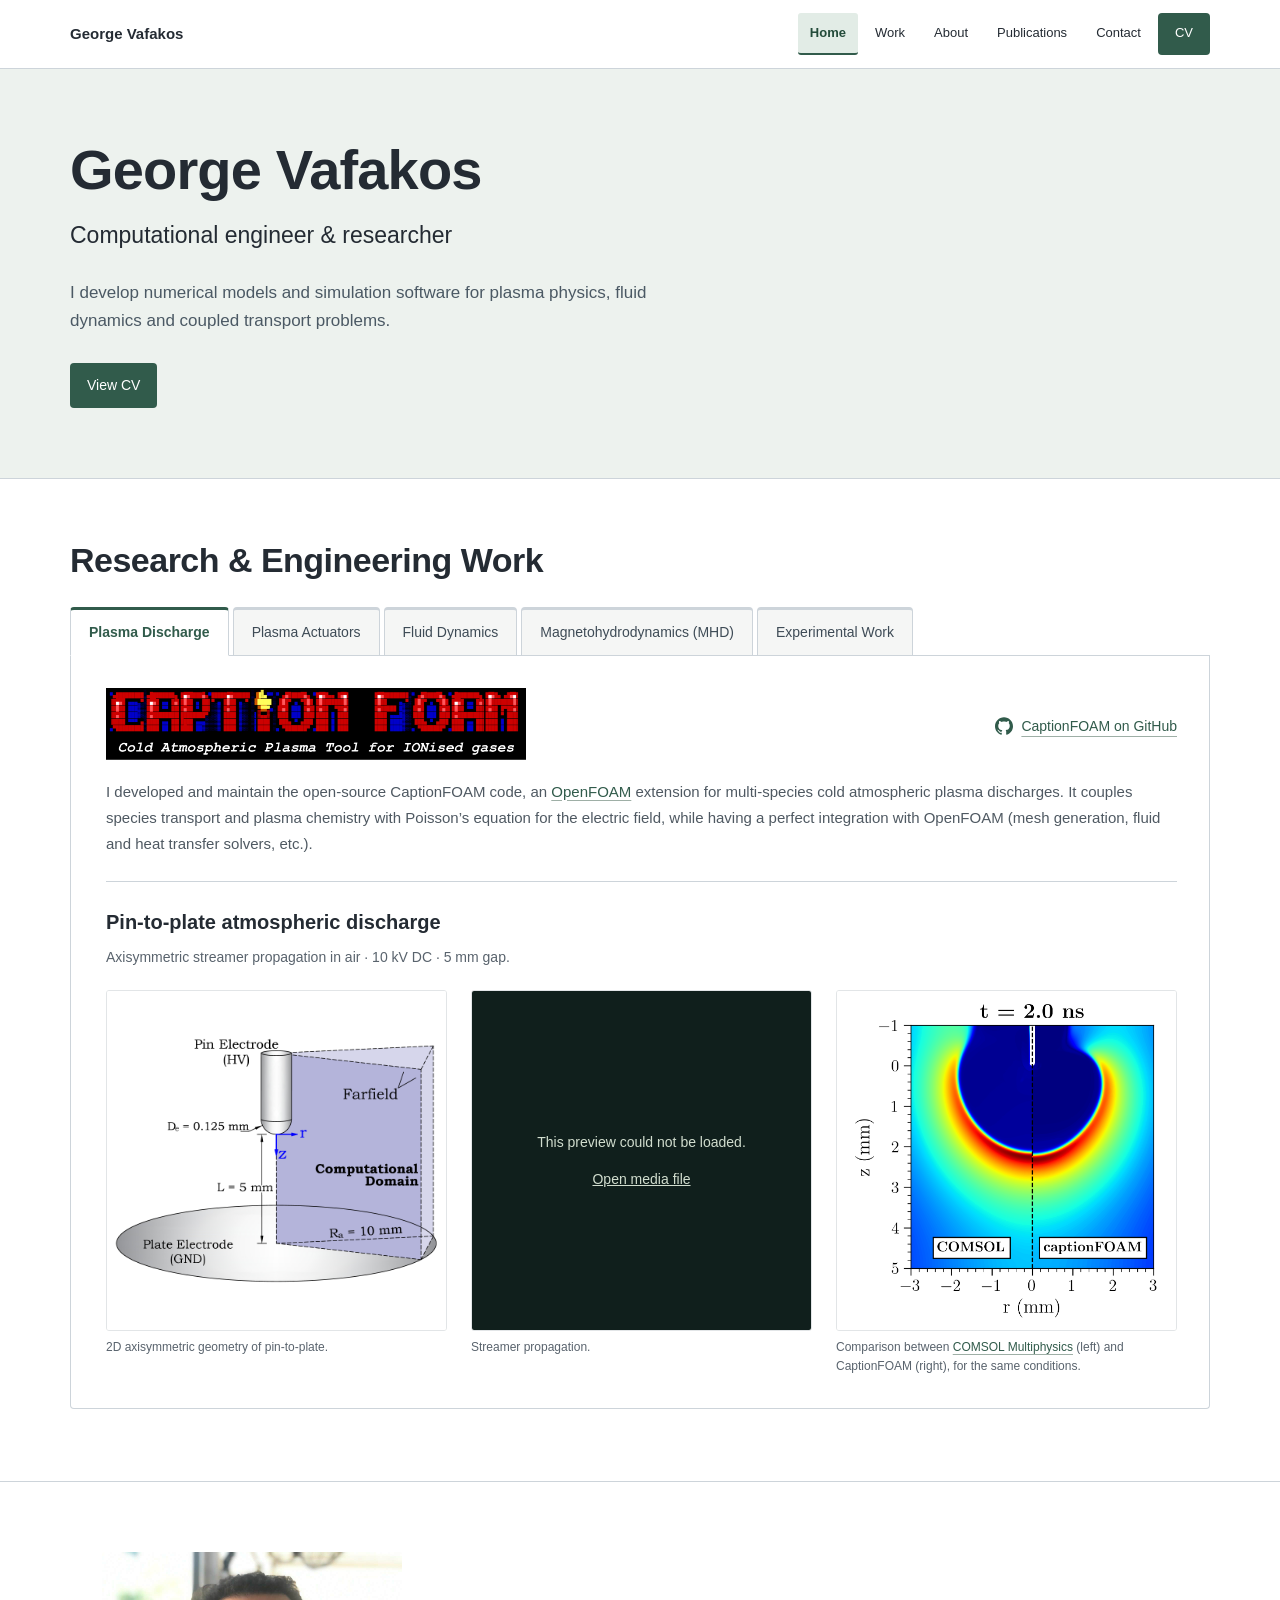
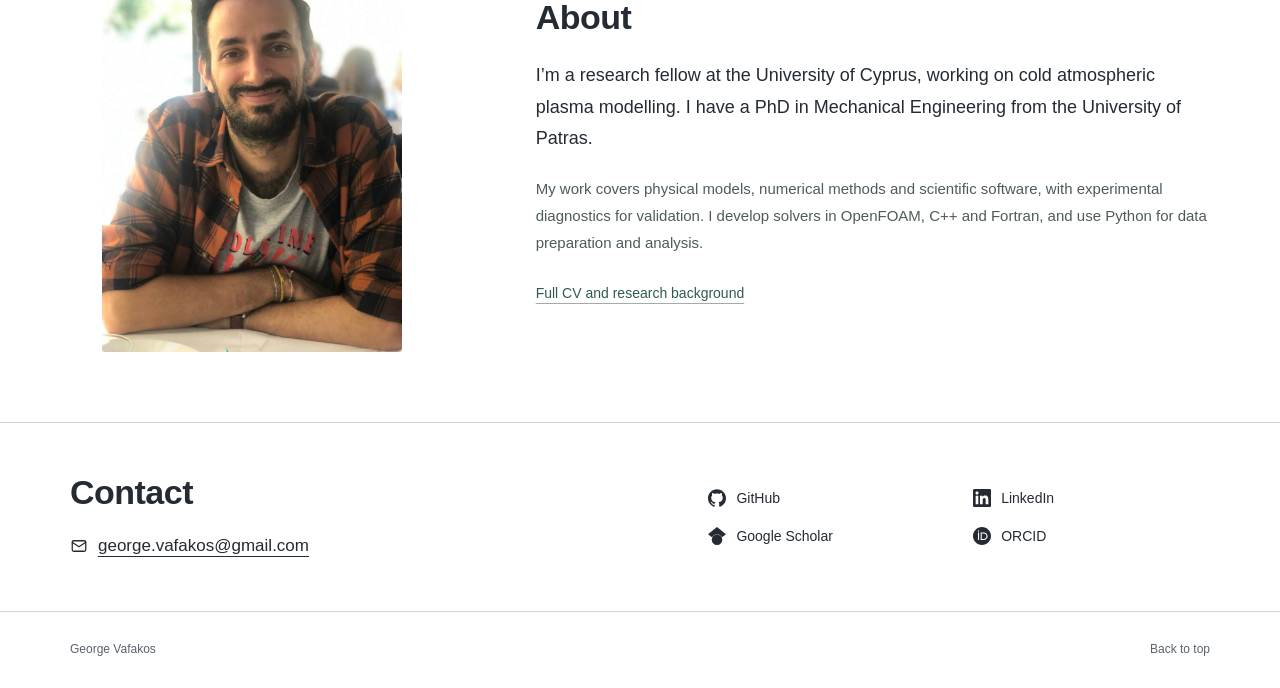
<file: index.html>
<!DOCTYPE html><html lang="en"><head><meta charset="UTF-8"><meta name="viewport" content="width=device-width, initial-scale=1"><meta name="description" content="George Vafakos — computational engineer and researcher working on plasma physics, fluid dynamics and numerical methods."><meta name="theme-color" content="#ffffff"><meta property="og:title" content="George Vafakos — Computational Engineering &amp; Research"><meta property="og:description" content="George Vafakos — computational engineer and researcher working on plasma physics, fluid dynamics and numerical methods."><meta property="og:type" content="website"><link rel="icon" type="image/svg+xml" href="/favicon.svg"><title>George Vafakos — Computational Engineering &amp; Research</title><link rel="stylesheet" href="/_astro/profile.C_FWeQPQ.css"><link rel="stylesheet" href="/_astro/index.DhJ5LA6G.css"></head><body><a class="skip-link" href="#main">Skip to content</a><header class="site-header" id="site-header"><div class="header-inner container"><a class="brand" href="/" aria-label="George Vafakos — home">George Vafakos</a><button class="menu-toggle" aria-controls="main-nav" aria-expanded="false"><span>Menu</span><span class="menu-symbol" aria-hidden="true">+</span></button><nav id="main-nav" aria-label="Main navigation"><a href="/#home" data-section-link="home" aria-current="location">Home</a><a href="/#work" data-section-link="work">Work</a><a href="/#about" data-section-link="about">About</a><a href="/cv/#publications">Publications</a><a href="/#contact" data-section-link="contact">Contact</a><a class="nav-cv" href="/cv/">CV</a></nav></div></header><main id="main"><section id="home" class="hero" data-section aria-labelledby="hero-title"><div class="container"><h1 id="hero-title">George Vafakos</h1><p class="hero-role">Computational engineer & researcher</p><p class="hero-summary">I develop numerical models and simulation software for plasma physics, fluid dynamics and coupled transport problems.</p><div class="hero-links"><a class="button button-dark" href="/cv/">View CV</a></div></div></section><section id="work" class="work-section" data-section aria-labelledby="work-title"><div class="container"><div class="section-heading"><h2 id="work-title">Research &amp; Engineering Work</h2></div><div class="work-browser" data-work-browser data-astro-cid-2hskl7zy><div class="work-tablist" role="tablist" aria-label="Explore work by field" hidden data-astro-cid-2hskl7zy><button type="button" id="work-tab-plasma-discharge" role="tab" aria-selected="true" aria-controls="work-results" tabindex="0" data-topic="plasma-discharge" data-description data-astro-cid-2hskl7zy>Plasma Discharge</button><button type="button" id="work-tab-plasma-actuators" role="tab" aria-selected="false" aria-controls="work-results" tabindex="-1" data-topic="plasma-actuators" data-description data-astro-cid-2hskl7zy>Plasma Actuators</button><button type="button" id="work-tab-fluid" role="tab" aria-selected="false" aria-controls="work-results" tabindex="-1" data-topic="fluid" data-description data-astro-cid-2hskl7zy>Fluid Dynamics</button><button type="button" id="work-tab-mhd" role="tab" aria-selected="false" aria-controls="work-results" tabindex="-1" data-topic="mhd" data-description data-astro-cid-2hskl7zy>Magnetohydrodynamics (MHD)</button><button type="button" id="work-tab-experimental" role="tab" aria-selected="false" aria-controls="work-results" tabindex="-1" data-topic="experimental" data-description data-astro-cid-2hskl7zy>Experimental Work</button></div><div id="work-results" data-astro-cid-2hskl7zy><div class="work-summary" hidden data-astro-cid-2hskl7zy><p data-topic-description data-astro-cid-2hskl7zy></p></div><p class="work-result-count" role="status" aria-live="polite" aria-atomic="true" data-astro-cid-2hskl7zy></p><article id="cold-plasma" aria-labelledby="cold-plasma-title" class="project work-project" data-work-topics="plasma-discharge" data-astro-cid-2hskl7zy><div class="discharge-study" data-astro-cid-thzhyawa><div class="solver-introduction" data-astro-cid-thzhyawa><div class="solver-heading" data-astro-cid-thzhyawa><h3 id="cold-plasma-title" class="solver-brand" data-astro-cid-thzhyawa><img src="/images/plasma-discharge/captionfoam-banner.webp" alt="CaptionFOAM" width="3072" height="562" decoding="async" data-astro-cid-thzhyawa></h3><a class="text-link solver-link" href="https://github.com/InSilicoModellingGroup/CaptionFOAM" target="_blank" rel="noreferrer" data-astro-cid-thzhyawa><svg viewBox="0 0 24 24" width="18" height="18" fill="currentColor" aria-hidden="true" focusable="false" data-astro-cid-4g4rikql><path d="M12 .297c-6.63 0-12 5.373-12 12 0 5.303 3.438 9.8 8.205 11.385.6.113.82-.258.82-.577 0-.285-.01-1.04-.015-2.04-3.338.724-4.042-1.61-4.042-1.61C4.422 18.07 3.633 17.7 3.633 17.7c-1.087-.744.084-.729.084-.729 1.205.084 1.838 1.236 1.838 1.236 1.07 1.835 2.809 1.305 3.495.998.108-.776.417-1.305.76-1.605-2.665-.3-5.466-1.332-5.466-5.93 0-1.31.465-2.38 1.235-3.22-.135-.303-.54-1.523.105-3.176 0 0 1.005-.322 3.3 1.23.96-.267 1.98-.399 3-.405 1.02.006 2.04.138 3 .405 2.28-1.552 3.285-1.23 3.285-1.23.645 1.653.24 2.873.12 3.176.765.84 1.23 1.91 1.23 3.22 0 4.61-2.805 5.625-5.475 5.92.42.36.81 1.096.81 2.22 0 1.606-.015 2.896-.015 3.286 0 .315.21.69.825.57C20.565 22.092 24 17.592 24 12.297c0-6.627-5.373-12-12-12" data-astro-cid-4g4rikql></path></svg>CaptionFOAM on GitHub</a></div><p class="project-description" data-astro-cid-thzhyawa>I developed and maintain the open-source CaptionFOAM code, an <a class="inline-link" href="https://www.openfoam.com/" target="_blank" rel="noreferrer">OpenFOAM</a> extension for multi-species cold atmospheric plasma discharges. It couples species transport and plasma chemistry with Poisson’s equation for the electric field, while having a perfect integration with OpenFOAM (mesh generation, fluid and heat transfer solvers, etc.).</p></div><section class="discharge-example" aria-labelledby="cold-plasma-example-title" data-astro-cid-thzhyawa><h4 id="cold-plasma-example-title" data-astro-cid-thzhyawa>Pin-to-plate atmospheric discharge</h4><p class="example-description" data-astro-cid-thzhyawa>Axisymmetric streamer propagation in air · 10 kV DC · 5 mm gap.</p><div class="discharge-media" data-astro-cid-thzhyawa><figure class="media-frame has-asset media-light" style="--media-fit: contain; --media-aspect: 1.3076923076923077; --media-background: #fff" data-astro-cid-4kdynnrm><div class="media-stage" data-astro-cid-4kdynnrm><div class="media-content" style="--media-fit: contain; background: var(--media-background, #fff)" data-astro-cid-4kdynnrm><img class="preview-asset" src="/images/plasma-discharge/pin-plate-geometry.webp" alt="High-voltage pin above a grounded plate with a 5 mm gap, a 0.125 mm pin diameter and a 10 mm radial computational domain. The sketch shows the farfield boundary and cylindrical r and z coordinates." loading="lazy" decoding="async" data-astro-cid-4kdynnrm><p class="media-error" role="status" hidden data-astro-cid-4kdynnrm>This preview could not be loaded. <a href="/images/plasma-discharge/pin-plate-geometry.webp" data-astro-cid-4kdynnrm>Open media file</a></p></div><a class="image-expand" href="/images/plasma-discharge/pin-plate-geometry.webp" data-expand data-title="Pin-to-plate discharge geometry" aria-label="Expand pin-to-plate discharge geometry" aria-haspopup="dialog" data-astro-cid-4kdynnrm></a></div><figcaption data-astro-cid-4kdynnrm>2D axisymmetric geometry of pin-to-plate.</figcaption></figure><script type="module">document.querySelectorAll(`[data-video-controls]`).forEach(e=>{let t=e.closest(`figure`)?.querySelector(`video`),n=e.querySelector(`[data-video-toggle]`),r=e.querySelector(`[data-video-seek]`),i=e.querySelector(`[data-video-time]`),a=e.querySelector(`[data-video-fullscreen]`);if(!t)return;let o=e=>`${Math.floor(e/60)}:${String(Math.floor(e%60)).padStart(2,`0`)}`,s=()=>{let a=Number.isFinite(t.duration)?t.duration:0;e.toggleAttribute(`data-playing`,!t.paused),n.setAttribute(`aria-label`,`${t.paused?`Play`:`Pause`} ${e.dataset.label.toLowerCase()}`),r.max=String(a||1),r.value=String(t.currentTime),r.disabled=!a,r.setAttribute(`aria-valuetext`,`${o(t.currentTime)} of ${o(a)}`),i.textContent=`${o(t.currentTime)} / ${o(a)}`};n.addEventListener(`click`,()=>{t.paused?t.play().catch(()=>{}):t.pause()}),r.addEventListener(`input`,()=>{t.currentTime=Number(r.value)}),[`play`,`pause`,`timeupdate`,`loadedmetadata`,`durationchange`,`ended`].forEach(e=>t.addEventListener(e,s));let c=t;a.hidden=!t.requestFullscreen&&!c.webkitEnterFullscreen,a.addEventListener(`click`,async()=>{t.controls=!0;try{t.requestFullscreen?await t.requestFullscreen():c.webkitEnterFullscreen?.()}catch{t.controls=!1}}),document.addEventListener(`fullscreenchange`,()=>{t.controls=document.fullscreenElement===t}),t.addEventListener(`webkitendfullscreen`,()=>{t.controls=!1}),t.controls=!1,e.hidden=!1,s()});var e=(e,t)=>{let n=e.querySelector(`.animation-image`),r=e.querySelector(`.animation-still`),i=e.querySelector(`.animation-toggle`);n&&r&&i&&(t?n.src=n.dataset.src:n.removeAttribute(`src`),n.hidden=!t,r.hidden=t,i.textContent=t?`Pause animation`:`Play animation`,i.setAttribute(`aria-pressed`,String(t)))};document.addEventListener(`click`,t=>{let n=t.target.closest(`.animation-toggle`),r=n?.closest(`[data-animation]`);n&&r&&e(r,n.getAttribute(`aria-pressed`)!==`true`)}),window.matchMedia(`(prefers-reduced-motion: reduce)`).addEventListener(`change`,t=>{t.matches&&document.querySelectorAll(`[data-animation]`).forEach(t=>e(t,!1))}),document.addEventListener(`work:change`,()=>{document.querySelectorAll(`[data-animation]`).forEach(t=>{t.closest(`[hidden]`)&&e(t,!1)})});var t=e=>{let t=e.closest(`.media-content`),n=t?.querySelector(`.media-error`),r=t?.closest(`figure`)?.querySelector(`[data-expand]`);r&&(r.hidden=!0);let i=t?.closest(`figure`)?.querySelector(`[data-video-controls]`);i&&(i.hidden=!0),n&&(n.hidden=!1,t?.classList.add(`media-failed`))};document.addEventListener(`error`,e=>{if(e.target instanceof Element){let n=e.target.closest(`.preview-asset`);n&&t(n)}},!0),document.querySelectorAll(`.preview-asset`).forEach(e=>{e instanceof HTMLImageElement&&e.hasAttribute(`src`)&&e.complete&&!e.naturalWidth&&t(e)});</script><figure class="media-frame has-asset has-video media-light" style="--media-fit: contain; --media-aspect: 0.9713114754098361; --media-background: #fff" data-astro-cid-4kdynnrm><div class="media-stage" data-astro-cid-4kdynnrm><div class="media-content" style="--media-fit: contain; background: var(--media-background, #fff)" data-astro-cid-4kdynnrm><video id="video-pin-plate-discharge" class="preview-asset" data-autoplay muted loop playsinline controls preload="metadata" poster="/images/plasma-discharge/discharge-poster.webp" aria-label="CaptionFOAM animation of a streamer developing from a high-voltage pin towards a grounded plate in air. The original plot retains its r and z axes in millimetres and physical time labels from 0 to 2.1 nanoseconds." data-astro-cid-4kdynnrm><source src="/videos/plasma-discharge/pin-to-plate-discharge.mp4" type="video/mp4" data-astro-cid-4kdynnrm><a href="/videos/plasma-discharge/pin-to-plate-discharge.mp4" data-astro-cid-4kdynnrm>Download this simulation video</a></video><p class="media-error" role="status" hidden data-astro-cid-4kdynnrm>This preview could not be loaded. <a href="/videos/plasma-discharge/pin-to-plate-discharge.mp4" data-astro-cid-4kdynnrm>Open media file</a></p></div></div><div class="video-controls" data-video-controls data-label="CaptionFOAM pin-to-plate streamer simulation" hidden data-astro-cid-4kdynnrm><button type="button" data-video-toggle aria-label="Play captionfoam pin-to-plate streamer simulation" aria-controls="video-pin-plate-discharge" data-astro-cid-4kdynnrm><svg class="video-play-icon" viewBox="0 0 20 20" width="16" height="16" fill="currentColor" aria-hidden="true" data-astro-cid-4kdynnrm><path d="M5 3.5v13L16 10Z" data-astro-cid-4kdynnrm></path></svg><svg class="video-pause-icon" viewBox="0 0 20 20" width="16" height="16" fill="currentColor" aria-hidden="true" data-astro-cid-4kdynnrm><path d="M5 4h3v12H5zm7 0h3v12h-3z" data-astro-cid-4kdynnrm></path></svg></button><input type="range" data-video-seek min="0" max="1" step="0.01" value="0" aria-label="Seek through captionfoam pin-to-plate streamer simulation" aria-controls="video-pin-plate-discharge" data-astro-cid-4kdynnrm><span data-video-time aria-hidden="true" data-astro-cid-4kdynnrm>0:00</span><button type="button" data-video-fullscreen aria-label="Full screen: CaptionFOAM pin-to-plate streamer simulation" aria-controls="video-pin-plate-discharge" data-astro-cid-4kdynnrm><svg viewBox="0 0 20 20" width="16" height="16" fill="none" stroke="currentColor" stroke-width="1.7" aria-hidden="true" data-astro-cid-4kdynnrm><path d="M7 3H3v4m10-4h4v4M3 13v4h4m10-4v4h-4" data-astro-cid-4kdynnrm></path></svg></button></div><figcaption data-astro-cid-4kdynnrm>Streamer propagation.</figcaption></figure><figure class="media-frame has-asset media-light" style="--media-fit: contain; --media-aspect: 0.964957264957265; --media-background: #fff" data-astro-cid-4kdynnrm><div class="media-stage" data-astro-cid-4kdynnrm><div class="media-content" style="--media-fit: contain; background: var(--media-background, #fff)" data-astro-cid-4kdynnrm><img class="preview-asset" src="/images/plasma-discharge/comsol-captionfoam-comparison.webp" alt="Side-by-side pin-to-plate discharge results at 2.0 nanoseconds, with COMSOL on the left and CaptionFOAM on the right. The original plot retains its radial and axial coordinates in millimetres." loading="lazy" decoding="async" data-astro-cid-4kdynnrm><p class="media-error" role="status" hidden data-astro-cid-4kdynnrm>This preview could not be loaded. <a href="/images/plasma-discharge/comsol-captionfoam-comparison.webp" data-astro-cid-4kdynnrm>Open media file</a></p></div><a class="image-expand" href="/images/plasma-discharge/comsol-captionfoam-comparison.webp" data-expand data-title="COMSOL Multiphysics and CaptionFOAM comparison" aria-label="Expand comsol multiphysics and captionfoam comparison" aria-haspopup="dialog" data-astro-cid-4kdynnrm></a></div><figcaption data-astro-cid-4kdynnrm>Comparison between <a class="inline-link" href="https://www.comsol.com/plasma-module" target="_blank" rel="noreferrer">COMSOL Multiphysics</a> (left) and CaptionFOAM (right), for the same conditions.</figcaption></figure></div></section></div></article><article id="flow-control" aria-labelledby="flow-control-title" class="project work-project project-actuators" data-work-topics="plasma-actuators" data-astro-cid-2hskl7zy><div class="actuator-study" data-actuator-study data-astro-cid-dkxz6xxh><div class="actuator-overview" data-astro-cid-dkxz6xxh><div class="project-copy" data-astro-cid-eykjg5xa><h3 id="flow-control-title" data-astro-cid-eykjg5xa>Plasma Actuators</h3><p class="project-description" data-astro-cid-eykjg5xa>Surface dielectric-barrier discharge (DBD) plasma actuators for active aerodynamic flow control. Depending on the power supply, they operate in AC or pulsed mode.</p><ul class="method-tags" aria-label="Methods and tools" data-astro-cid-eykjg5xa><li data-astro-cid-eykjg5xa><a class="inline-link" href="https://yplasma.tech/blog/ionic-wind-solid-state-cooling" target="_blank" rel="noreferrer" data-astro-cid-eykjg5xa>Ionic wind</a></li><li data-astro-cid-eykjg5xa><a class="inline-link" href="https://www.youtube.com/watch?v=-v67vVTGgIs" target="_blank" rel="noreferrer" data-astro-cid-eykjg5xa>Aerodynamic flow control</a></li><li data-astro-cid-eykjg5xa><a class="inline-link" href="https://github.com/GeorgeVafakos/plasmaFOAM" target="_blank" rel="noreferrer" data-astro-cid-eykjg5xa>OpenFOAM</a></li></ul><div class="project-publications" data-astro-cid-eykjg5xa><h4 data-astro-cid-eykjg5xa>Publications</h4><ul data-astro-cid-eykjg5xa><li data-astro-cid-eykjg5xa><a class="inline-link" href="https://doi.org/10.1063/5.0242676" title="A three-stage plasma model based on one-way coupling of plasma dynamics, ionic motion and fluid flow: application to DBD plasma actuators" target="_blank" rel="noreferrer" data-astro-cid-eykjg5xa>G. Vafakos, P. Papadopoulos &amp; P. Svarnas · Journal of Applied Physics · 2025</a></li><li data-astro-cid-eykjg5xa><a class="inline-link" href="https://doi.org/10.3390/app112411930" title="SDBD Flexible Plasma Actuator with Ag-Ink Electrodes: Experimental Assessment" target="_blank" rel="noreferrer" data-astro-cid-eykjg5xa>V. Papadimas et al. · Applied Sciences · 2021</a></li></ul></div></div><div class="actuator-geometry" data-astro-cid-dkxz6xxh><figure class="media-frame has-asset media-light" style="--media-fit: contain; --media-aspect: 2.682142857142857; --media-background: #fff" data-astro-cid-4kdynnrm><div class="media-stage" data-astro-cid-4kdynnrm><div class="media-content" style="--media-fit: contain; background: var(--media-background, #fff)" data-astro-cid-4kdynnrm><img class="preview-asset" src="/images/plasma-actuators/shared/actuator-geometry.webp" alt="Surface DBD actuator with an exposed high-voltage electrode and buried grounded electrode, separated by a dielectric barrier. Plasma forms above the dielectric surface." loading="lazy" decoding="async" data-astro-cid-4kdynnrm><p class="media-error" role="status" hidden data-astro-cid-4kdynnrm>This preview could not be loaded. <a href="/images/plasma-actuators/shared/actuator-geometry.webp" data-astro-cid-4kdynnrm>Open media file</a></p></div><a class="image-expand" href="/images/plasma-actuators/shared/actuator-geometry.webp" data-expand data-title="Surface DBD actuator geometry" aria-label="Expand surface dbd actuator geometry" aria-haspopup="dialog" data-astro-cid-4kdynnrm></a></div></figure></div></div><div class="voltage-tabs" role="tablist" aria-label="Actuator voltage mode" hidden data-astro-cid-dkxz6xxh><button type="button" role="tab" id="actuator-tab-sinusoidal" aria-controls="actuator-sinusoidal" aria-selected="true" tabindex="0" data-voltage="sinusoidal" data-astro-cid-dkxz6xxh>AC Voltage</button><button type="button" role="tab" id="actuator-tab-pulsed" aria-controls="actuator-pulsed" aria-selected="false" tabindex="-1" data-voltage="pulsed" data-astro-cid-dkxz6xxh>Pulsed Voltage</button></div><section class="voltage-panel" id="actuator-sinusoidal" aria-labelledby="actuator-title-sinusoidal" data-voltage-panel="sinusoidal" data-astro-cid-dkxz6xxh><h4 id="actuator-title-sinusoidal" class="voltage-title" data-astro-cid-dkxz6xxh>AC Voltage</h4><div class="mode-intro" data-astro-cid-dkxz6xxh><p data-astro-cid-dkxz6xxh>In AC operation, an induced fluid flow is generated by the <a class="inline-link" href="https://en.wikipedia.org/wiki/Electrohydrodynamics" target="_blank" rel="noreferrer">EHD force</a>.</p><p data-astro-cid-dkxz6xxh>During my PhD, I developed the <a class="inline-link" href="https://doi.org/10.1063/5.0242676" title="A three-stage plasma model based on one-way coupling of plasma dynamics, ionic motion and fluid flow: application to DBD plasma actuators" target="_blank" rel="noreferrer">three-stage model</a> for efficient multiscale plasma–flow coupling.</p></div><div class="actuator-results results-sinusoidal" data-astro-cid-dkxz6xxh><figure class="media-frame has-asset media-light" style="--media-fit: contain; --media-aspect: 1.6666666666666667; --media-background: #fff" data-astro-cid-4kdynnrm><div class="media-stage" data-astro-cid-4kdynnrm><div class="media-content" style="--media-fit: contain; background: var(--media-background, #fff)" data-astro-cid-4kdynnrm><img class="preview-asset" src="/images/plasma-actuators/sinusoidal/electric-potential.webp" alt="Contours of the applied electric potential around the actuator electrodes, with position in millimetres and a voltage colour scale in kilovolts." loading="lazy" decoding="async" data-astro-cid-4kdynnrm><p class="media-error" role="status" hidden data-astro-cid-4kdynnrm>This preview could not be loaded. <a href="/images/plasma-actuators/sinusoidal/electric-potential.webp" data-astro-cid-4kdynnrm>Open media file</a></p></div><a class="image-expand" href="/images/plasma-actuators/sinusoidal/electric-potential.webp" data-expand data-title="Applied electric potential" aria-label="Expand applied electric potential" aria-haspopup="dialog" data-astro-cid-4kdynnrm></a></div><figcaption data-astro-cid-4kdynnrm>Electrostatic potential of applied field.</figcaption></figure><figure class="media-frame has-asset has-video media-light" style="--media-fit: contain; --media-aspect: 2.6926406926406927; --media-background: #fff" data-astro-cid-4kdynnrm><div class="media-stage" data-astro-cid-4kdynnrm><div class="media-content" style="--media-fit: contain; background: var(--media-background, #fff)" data-astro-cid-4kdynnrm><video id="video-ac-charge-density" class="preview-asset" data-autoplay muted loop playsinline controls preload="metadata" poster="/images/plasma-actuators/sinusoidal/charge-density-poster.webp" aria-label="Animation of charge density evolving along the dielectric surface, with electrode positions and the original charge-density colour scale." data-astro-cid-4kdynnrm><source src="/videos/plasma-actuators/sinusoidal/charge-density.mp4" type="video/mp4" data-astro-cid-4kdynnrm><a href="/videos/plasma-actuators/sinusoidal/charge-density.mp4" data-astro-cid-4kdynnrm>Download this simulation video</a></video><p class="media-error" role="status" hidden data-astro-cid-4kdynnrm>This preview could not be loaded. <a href="/videos/plasma-actuators/sinusoidal/charge-density.mp4" data-astro-cid-4kdynnrm>Open media file</a></p></div></div><div class="video-controls" data-video-controls data-label="Charge-density evolution" hidden data-astro-cid-4kdynnrm><button type="button" data-video-toggle aria-label="Play charge-density evolution" aria-controls="video-ac-charge-density" data-astro-cid-4kdynnrm><svg class="video-play-icon" viewBox="0 0 20 20" width="16" height="16" fill="currentColor" aria-hidden="true" data-astro-cid-4kdynnrm><path d="M5 3.5v13L16 10Z" data-astro-cid-4kdynnrm></path></svg><svg class="video-pause-icon" viewBox="0 0 20 20" width="16" height="16" fill="currentColor" aria-hidden="true" data-astro-cid-4kdynnrm><path d="M5 4h3v12H5zm7 0h3v12h-3z" data-astro-cid-4kdynnrm></path></svg></button><input type="range" data-video-seek min="0" max="1" step="0.01" value="0" aria-label="Seek through charge-density evolution" aria-controls="video-ac-charge-density" data-astro-cid-4kdynnrm><span data-video-time aria-hidden="true" data-astro-cid-4kdynnrm>0:00</span><button type="button" data-video-fullscreen aria-label="Full screen: Charge-density evolution" aria-controls="video-ac-charge-density" data-astro-cid-4kdynnrm><svg viewBox="0 0 20 20" width="16" height="16" fill="none" stroke="currentColor" stroke-width="1.7" aria-hidden="true" data-astro-cid-4kdynnrm><path d="M7 3H3v4m10-4h4v4M3 13v4h4m10-4v4h-4" data-astro-cid-4kdynnrm></path></svg></button></div><figcaption data-astro-cid-4kdynnrm>Charge density transport within one voltage cycle, for 5 streamer discharges.</figcaption></figure><figure class="media-frame has-asset has-video media-light" style="--media-fit: contain; --media-aspect: 1.6355140186915889; --media-background: #fff" data-astro-cid-4kdynnrm><div class="media-stage" data-astro-cid-4kdynnrm><div class="media-content" style="--media-fit: contain; background: var(--media-background, #fff)" data-astro-cid-4kdynnrm><video id="video-ac-induced-flow" class="preview-asset" data-autoplay muted loop playsinline controls preload="metadata" poster="/images/plasma-actuators/sinusoidal/induced-flow-poster.webp" aria-label="Time-resolved velocity visualization of a surface jet and developing vortex induced by the DBD actuator." data-astro-cid-4kdynnrm><source src="/videos/plasma-actuators/sinusoidal/induced-flow.mp4" type="video/mp4" data-astro-cid-4kdynnrm><a href="/videos/plasma-actuators/sinusoidal/induced-flow.mp4" data-astro-cid-4kdynnrm>Download this simulation video</a></video><p class="media-error" role="status" hidden data-astro-cid-4kdynnrm>This preview could not be loaded. <a href="/videos/plasma-actuators/sinusoidal/induced-flow.mp4" data-astro-cid-4kdynnrm>Open media file</a></p></div></div><div class="video-controls" data-video-controls data-label="Induced flow and vortex development" hidden data-astro-cid-4kdynnrm><button type="button" data-video-toggle aria-label="Play induced flow and vortex development" aria-controls="video-ac-induced-flow" data-astro-cid-4kdynnrm><svg class="video-play-icon" viewBox="0 0 20 20" width="16" height="16" fill="currentColor" aria-hidden="true" data-astro-cid-4kdynnrm><path d="M5 3.5v13L16 10Z" data-astro-cid-4kdynnrm></path></svg><svg class="video-pause-icon" viewBox="0 0 20 20" width="16" height="16" fill="currentColor" aria-hidden="true" data-astro-cid-4kdynnrm><path d="M5 4h3v12H5zm7 0h3v12h-3z" data-astro-cid-4kdynnrm></path></svg></button><input type="range" data-video-seek min="0" max="1" step="0.01" value="0" aria-label="Seek through induced flow and vortex development" aria-controls="video-ac-induced-flow" data-astro-cid-4kdynnrm><span data-video-time aria-hidden="true" data-astro-cid-4kdynnrm>0:00</span><button type="button" data-video-fullscreen aria-label="Full screen: Induced flow and vortex development" aria-controls="video-ac-induced-flow" data-astro-cid-4kdynnrm><svg viewBox="0 0 20 20" width="16" height="16" fill="none" stroke="currentColor" stroke-width="1.7" aria-hidden="true" data-astro-cid-4kdynnrm><path d="M7 3H3v4m10-4h4v4M3 13v4h4m10-4v4h-4" data-astro-cid-4kdynnrm></path></svg></button></div><figcaption data-astro-cid-4kdynnrm>Induced flow and vortex development.</figcaption></figure><figure class="media-frame has-asset has-video media-light" style="--media-fit: contain; --media-aspect: 2.471563981042654; --media-background: #fff" data-astro-cid-4kdynnrm><div class="media-stage" data-astro-cid-4kdynnrm><div class="media-content" style="--media-fit: contain; background: var(--media-background, #fff)" data-astro-cid-4kdynnrm><video id="video-ac-schlieren-comparison" class="preview-asset" data-autoplay muted loop playsinline controls preload="metadata" poster="/images/plasma-actuators/sinusoidal/schlieren-comparison-poster.webp" aria-label="Experimental Schlieren contours compared with CFD results shown as black lines, using the three-stage plasma–flow coupling model." data-astro-cid-4kdynnrm><source src="/videos/plasma-actuators/sinusoidal/schlieren-comparison.mp4" type="video/mp4" data-astro-cid-4kdynnrm><a href="/videos/plasma-actuators/sinusoidal/schlieren-comparison.mp4" data-astro-cid-4kdynnrm>Download this simulation video</a></video><p class="media-error" role="status" hidden data-astro-cid-4kdynnrm>This preview could not be loaded. <a href="/videos/plasma-actuators/sinusoidal/schlieren-comparison.mp4" data-astro-cid-4kdynnrm>Open media file</a></p></div></div><div class="video-controls" data-video-controls data-label="CFD and Schlieren comparison" hidden data-astro-cid-4kdynnrm><button type="button" data-video-toggle aria-label="Play cfd and schlieren comparison" aria-controls="video-ac-schlieren-comparison" data-astro-cid-4kdynnrm><svg class="video-play-icon" viewBox="0 0 20 20" width="16" height="16" fill="currentColor" aria-hidden="true" data-astro-cid-4kdynnrm><path d="M5 3.5v13L16 10Z" data-astro-cid-4kdynnrm></path></svg><svg class="video-pause-icon" viewBox="0 0 20 20" width="16" height="16" fill="currentColor" aria-hidden="true" data-astro-cid-4kdynnrm><path d="M5 4h3v12H5zm7 0h3v12h-3z" data-astro-cid-4kdynnrm></path></svg></button><input type="range" data-video-seek min="0" max="1" step="0.01" value="0" aria-label="Seek through cfd and schlieren comparison" aria-controls="video-ac-schlieren-comparison" data-astro-cid-4kdynnrm><span data-video-time aria-hidden="true" data-astro-cid-4kdynnrm>0:00</span><button type="button" data-video-fullscreen aria-label="Full screen: CFD and Schlieren comparison" aria-controls="video-ac-schlieren-comparison" data-astro-cid-4kdynnrm><svg viewBox="0 0 20 20" width="16" height="16" fill="none" stroke="currentColor" stroke-width="1.7" aria-hidden="true" data-astro-cid-4kdynnrm><path d="M7 3H3v4m10-4h4v4M3 13v4h4m10-4v4h-4" data-astro-cid-4kdynnrm></path></svg></button></div><figcaption data-astro-cid-4kdynnrm>Compare experimental Schlieren contours and CFD (black lines), using the <a class="inline-link" href="https://doi.org/10.1063/5.0242676" title="A three-stage plasma model based on one-way coupling of plasma dynamics, ionic motion and fluid flow: application to DBD plasma actuators" target="_blank" rel="noreferrer">three-stage model</a>.</figcaption></figure></div></section><section class="voltage-panel" id="actuator-pulsed" aria-labelledby="actuator-title-pulsed" data-voltage-panel="pulsed" data-astro-cid-dkxz6xxh><h4 id="actuator-title-pulsed" class="voltage-title" data-astro-cid-dkxz6xxh>Pulsed Voltage</h4><div class="mode-intro" data-astro-cid-dkxz6xxh><p data-astro-cid-dkxz6xxh>In nanosecond pulsed mode, the short pulse produces negligible induced flow but generates a thermal <a class="inline-link" href="https://en.wikipedia.org/wiki/Shock_wave" target="_blank" rel="noreferrer">shock wave</a> that interacts with the boundary layer.</p></div><div class="actuator-results results-pulsed" data-astro-cid-dkxz6xxh><figure class="media-frame has-asset has-video media-light" style="--media-fit: contain; --media-aspect: 1.5617977528089888; --media-background: #fff" data-astro-cid-4kdynnrm><div class="media-stage" data-astro-cid-4kdynnrm><div class="media-content" style="--media-fit: contain; background: var(--media-background, #fff)" data-astro-cid-4kdynnrm><video id="video-ns-shock-propagation" class="preview-asset" data-autoplay muted loop playsinline controls preload="metadata" poster="/images/plasma-actuators/pulsed/shock-propagation-poster.webp" aria-label="Animation of a curved shock wave propagating away from the pulsed DBD actuator, with the original simulation-time label." data-astro-cid-4kdynnrm><source src="/videos/plasma-actuators/pulsed/shock-propagation.mp4" type="video/mp4" data-astro-cid-4kdynnrm><a href="/videos/plasma-actuators/pulsed/shock-propagation.mp4" data-astro-cid-4kdynnrm>Download this simulation video</a></video><p class="media-error" role="status" hidden data-astro-cid-4kdynnrm>This preview could not be loaded. <a href="/videos/plasma-actuators/pulsed/shock-propagation.mp4" data-astro-cid-4kdynnrm>Open media file</a></p></div></div><div class="video-controls" data-video-controls data-label="Shock-wave propagation" hidden data-astro-cid-4kdynnrm><button type="button" data-video-toggle aria-label="Play shock-wave propagation" aria-controls="video-ns-shock-propagation" data-astro-cid-4kdynnrm><svg class="video-play-icon" viewBox="0 0 20 20" width="16" height="16" fill="currentColor" aria-hidden="true" data-astro-cid-4kdynnrm><path d="M5 3.5v13L16 10Z" data-astro-cid-4kdynnrm></path></svg><svg class="video-pause-icon" viewBox="0 0 20 20" width="16" height="16" fill="currentColor" aria-hidden="true" data-astro-cid-4kdynnrm><path d="M5 4h3v12H5zm7 0h3v12h-3z" data-astro-cid-4kdynnrm></path></svg></button><input type="range" data-video-seek min="0" max="1" step="0.01" value="0" aria-label="Seek through shock-wave propagation" aria-controls="video-ns-shock-propagation" data-astro-cid-4kdynnrm><span data-video-time aria-hidden="true" data-astro-cid-4kdynnrm>0:00</span><button type="button" data-video-fullscreen aria-label="Full screen: Shock-wave propagation" aria-controls="video-ns-shock-propagation" data-astro-cid-4kdynnrm><svg viewBox="0 0 20 20" width="16" height="16" fill="none" stroke="currentColor" stroke-width="1.7" aria-hidden="true" data-astro-cid-4kdynnrm><path d="M7 3H3v4m10-4h4v4M3 13v4h4m10-4v4h-4" data-astro-cid-4kdynnrm></path></svg></button></div></figure><figure class="media-frame has-asset media-light" style="--media-fit: contain; --media-aspect: 1.3114754098360655; --media-background: #fff" data-astro-cid-4kdynnrm><div class="media-stage" data-astro-cid-4kdynnrm><div class="media-content" style="--media-fit: contain; background: var(--media-background, #fff)" data-astro-cid-4kdynnrm><img class="preview-asset" src="/images/plasma-actuators/pulsed/shock-position.webp" alt="Shock location in millimetres against time in microseconds for pulse voltages of 10, 20 and 30 kilovolts, with an acoustic-wave reference." loading="lazy" decoding="async" data-astro-cid-4kdynnrm><p class="media-error" role="status" hidden data-astro-cid-4kdynnrm>This preview could not be loaded. <a href="/images/plasma-actuators/pulsed/shock-position.webp" data-astro-cid-4kdynnrm>Open media file</a></p></div><a class="image-expand" href="/images/plasma-actuators/pulsed/shock-position.webp" data-expand data-title="Shock position" aria-label="Expand shock position" aria-haspopup="dialog" data-astro-cid-4kdynnrm></a></div><figcaption data-astro-cid-4kdynnrm>Shock position for voltage amplitudes.</figcaption></figure><figure class="media-frame has-asset media-light" style="--media-fit: contain; --media-aspect: 1.3114754098360655; --media-background: #fff" data-astro-cid-4kdynnrm><div class="media-stage" data-astro-cid-4kdynnrm><div class="media-content" style="--media-fit: contain; background: var(--media-background, #fff)" data-astro-cid-4kdynnrm><img class="preview-asset" src="/images/plasma-actuators/pulsed/shock-speed.webp" alt="Shock speed in metres per second and Mach number against time in microseconds for pulse voltages of 10, 20 and 30 kilovolts, with an acoustic-wave reference." loading="lazy" decoding="async" data-astro-cid-4kdynnrm><p class="media-error" role="status" hidden data-astro-cid-4kdynnrm>This preview could not be loaded. <a href="/images/plasma-actuators/pulsed/shock-speed.webp" data-astro-cid-4kdynnrm>Open media file</a></p></div><a class="image-expand" href="/images/plasma-actuators/pulsed/shock-speed.webp" data-expand data-title="Shock speed and Mach number" aria-label="Expand shock speed and mach number" aria-haspopup="dialog" data-astro-cid-4kdynnrm></a></div><figcaption data-astro-cid-4kdynnrm>Shock speed and Mach number.</figcaption></figure></div><p class="mode-note" data-astro-cid-dkxz6xxh>Shock position and speed for 10, 20 and 30 kV pulses.</p></section></div><script type="module">document.querySelectorAll(`[data-actuator-study]`).forEach(e=>{let t=e.querySelector(`.voltage-tabs`),n=Array.from(t.querySelectorAll(`[role="tab"]`)),r=Array.from(e.querySelectorAll(`[data-voltage-panel]`)),i=e=>{n.forEach(t=>{let n=t===e;t.setAttribute(`aria-selected`,String(n)),t.tabIndex=n?0:-1}),r.forEach(t=>{t.hidden=t.dataset.voltagePanel!==e.dataset.voltage}),document.dispatchEvent(new Event(`work:change`))};r.forEach(e=>{e.setAttribute(`role`,`tabpanel`),e.setAttribute(`aria-labelledby`,`actuator-tab-${e.dataset.voltagePanel}`),e.tabIndex=0,e.querySelector(`.voltage-title`).hidden=!0}),n.forEach((e,t)=>{e.addEventListener(`click`,()=>i(e)),e.addEventListener(`keydown`,e=>{let r;switch(e.key){case`ArrowRight`:r=(t+1)%n.length;break;case`ArrowLeft`:r=(t-1+n.length)%n.length;break;case`Home`:r=0;break;case`End`:r=n.length-1;break;default:return}e.preventDefault(),i(n[r]),n[r].focus({preventScroll:!0})})}),t.hidden=!1,i(n[0])});</script></article><article id="jet-flow" aria-labelledby="jet-flow-title" class="project work-project" data-work-topics="fluid" data-astro-cid-2hskl7zy><div class="results-study" data-astro-cid-6xqolprz><div class="project-copy" data-astro-cid-eykjg5xa><h3 id="jet-flow-title" data-astro-cid-eykjg5xa>Jet Flow - Air/Helium Mixing</h3><p class="project-description" data-astro-cid-eykjg5xa>Modelling of laminar and turbulent helium jets in quiescent atmospheric air. A dynamic LES subgrid model is used for describing the turbulence.</p></div><div class="results-media" data-astro-cid-6xqolprz><figure class="media-frame has-asset has-video media-light" style="--media-fit: contain; --media-aspect: 1.566326530612245; --media-background: #fff" data-astro-cid-4kdynnrm><div class="media-stage" data-astro-cid-4kdynnrm><div class="media-content" style="--media-fit: contain; background: var(--media-background, #fff)" data-astro-cid-4kdynnrm><video id="video-helium-jet-regimes" class="preview-asset" data-autoplay muted loop playsinline controls preload="metadata" poster="/images/fluid-dynamics/jet-flow/laminar-turbulent-poster.webp" aria-label="Side-by-side CFD animation of helium mass fraction in laminar and turbulent jets, showing smooth transport and turbulent mixing." data-astro-cid-4kdynnrm><source src="/videos/fluid-dynamics/jet-flow/laminar-turbulent.mp4" type="video/mp4" data-astro-cid-4kdynnrm><a href="/videos/fluid-dynamics/jet-flow/laminar-turbulent.mp4" data-astro-cid-4kdynnrm>Download this simulation video</a></video><p class="media-error" role="status" hidden data-astro-cid-4kdynnrm>This preview could not be loaded. <a href="/videos/fluid-dynamics/jet-flow/laminar-turbulent.mp4" data-astro-cid-4kdynnrm>Open media file</a></p></div></div><div class="video-controls" data-video-controls data-label="Laminar and turbulent helium jets" hidden data-astro-cid-4kdynnrm><button type="button" data-video-toggle aria-label="Play laminar and turbulent helium jets" aria-controls="video-helium-jet-regimes" data-astro-cid-4kdynnrm><svg class="video-play-icon" viewBox="0 0 20 20" width="16" height="16" fill="currentColor" aria-hidden="true" data-astro-cid-4kdynnrm><path d="M5 3.5v13L16 10Z" data-astro-cid-4kdynnrm></path></svg><svg class="video-pause-icon" viewBox="0 0 20 20" width="16" height="16" fill="currentColor" aria-hidden="true" data-astro-cid-4kdynnrm><path d="M5 4h3v12H5zm7 0h3v12h-3z" data-astro-cid-4kdynnrm></path></svg></button><input type="range" data-video-seek min="0" max="1" step="0.01" value="0" aria-label="Seek through laminar and turbulent helium jets" aria-controls="video-helium-jet-regimes" data-astro-cid-4kdynnrm><span data-video-time aria-hidden="true" data-astro-cid-4kdynnrm>0:00</span><button type="button" data-video-fullscreen aria-label="Full screen: Laminar and turbulent helium jets" aria-controls="video-helium-jet-regimes" data-astro-cid-4kdynnrm><svg viewBox="0 0 20 20" width="16" height="16" fill="none" stroke="currentColor" stroke-width="1.7" aria-hidden="true" data-astro-cid-4kdynnrm><path d="M7 3H3v4m10-4h4v4M3 13v4h4m10-4v4h-4" data-astro-cid-4kdynnrm></path></svg></button></div><figcaption data-astro-cid-4kdynnrm>Simulation of the <a class="inline-link" href="https://igniteplasma.eu/computational-fluid-dynamics-cfd-simulation-of-plasma-jet-gas-dynamics/" target="_blank" rel="noreferrer">IgnitePLASMA platform</a>, as part of an EIC Pathfinder project.</figcaption></figure><figure class="media-frame has-asset media-light" style="--media-fit: contain; --media-aspect: 1.7777777777777777; --media-background: #fff" data-astro-cid-4kdynnrm><div class="media-stage" data-astro-cid-4kdynnrm><div class="media-content" style="--media-fit: contain; background: var(--media-background, #fff)" data-astro-cid-4kdynnrm><img class="preview-asset" src="/images/fluid-dynamics/jet-flow/schlieren-comparison.webp" alt="Experimental Schlieren images and CFD results for helium jets, compared in two pairs at flow rates of 0.3 and 1.0 standard litres per minute." loading="lazy" decoding="async" data-astro-cid-4kdynnrm><p class="media-error" role="status" hidden data-astro-cid-4kdynnrm>This preview could not be loaded. <a href="/images/fluid-dynamics/jet-flow/schlieren-comparison.webp" data-astro-cid-4kdynnrm>Open media file</a></p></div><a class="image-expand" href="/images/fluid-dynamics/jet-flow/schlieren-comparison.webp" data-expand data-title="Helium jets — CFD and Schlieren comparison" aria-label="Expand helium jets — cfd and schlieren comparison" aria-haspopup="dialog" data-astro-cid-4kdynnrm></a></div><figcaption data-astro-cid-4kdynnrm>Comparison between CFD and experimental Schlieren photographs. This work was carried out in collaboration with the <a class="inline-link" href="https://www.lspm.cnrs.fr/en/home/" target="_blank" rel="noreferrer">Laboratoire des Sciences des Procédés et des Matériaux (LSPM–CNRS)</a>, Université Sorbonne Paris Nord, France. (<a class="inline-link" href="https://doi.org/10.48550/arXiv.2606.17068" title="Electrohydrodynamic coupling and stochastic branching in a miniaturized ns-pulsed He plasma jet" target="_blank" rel="noreferrer">arXiv:2606.17068</a>)</figcaption></figure></div></div></article><article id="mrf-cfd" aria-labelledby="mrf-cfd-title" class="project work-project" data-work-topics="fluid" data-astro-cid-2hskl7zy><div class="results-study" data-astro-cid-6xqolprz><div class="project-copy" data-astro-cid-eykjg5xa><h3 id="mrf-cfd-title" data-astro-cid-eykjg5xa>Rotating propeller using the MRF approach</h3><p class="project-description" data-astro-cid-eykjg5xa>Modelling of rotating components using the <a class="inline-link" href="https://ansyshelp.ansys.com/public/account/secured?returnurl=/Views/Secured/corp/v242/en/flu_th/flu_th_sec_mrf.html" target="_blank" rel="noreferrer">Multiple Reference Frame (MRF) approach</a>, on a fixed mesh that couples rotating and stationary flow regions.</p></div><div class="results-media results-equal-height" style="--first-column: 1.7437923250564333fr; --second-column: 1.8235294117647058fr;" data-astro-cid-6xqolprz><figure class="media-frame has-asset media-light" style="--media-fit: contain; --media-aspect: 1.7437923250564333; --media-background: #fff" data-astro-cid-4kdynnrm><div class="media-stage" data-astro-cid-4kdynnrm><div class="media-content" style="--media-fit: contain; background: var(--media-background, #fff)" data-astro-cid-4kdynnrm><img class="preview-asset" src="/images/fluid-dynamics/mrf/stirred-tank.webp" alt="CFD streamlines around the rotating impeller inside a cylindrical stirred tank reactor." loading="lazy" decoding="async" data-astro-cid-4kdynnrm><p class="media-error" role="status" hidden data-astro-cid-4kdynnrm>This preview could not be loaded. <a href="/images/fluid-dynamics/mrf/stirred-tank.webp" data-astro-cid-4kdynnrm>Open media file</a></p></div><a class="image-expand" href="/images/fluid-dynamics/mrf/stirred-tank.webp" data-expand data-title="Stirred tank reactor" aria-label="Expand stirred tank reactor" aria-haspopup="dialog" data-astro-cid-4kdynnrm></a></div><figcaption data-astro-cid-4kdynnrm>Continuous stirred tank reactor at 120 RPM.</figcaption></figure><figure class="media-frame has-asset media-light" style="--media-fit: contain; --media-aspect: 1.8235294117647058; --media-background: #fff" data-astro-cid-4kdynnrm><div class="media-stage" data-astro-cid-4kdynnrm><div class="media-content" style="--media-fit: contain; background: var(--media-background, #fff)" data-astro-cid-4kdynnrm><img class="preview-asset" src="/images/fluid-dynamics/mrf/ship-propeller.webp" alt="Velocity-coloured CFD streamlines around the propeller behind a tanker ship hull." loading="lazy" decoding="async" data-astro-cid-4kdynnrm><p class="media-error" role="status" hidden data-astro-cid-4kdynnrm>This preview could not be loaded. <a href="/images/fluid-dynamics/mrf/ship-propeller.webp" data-astro-cid-4kdynnrm>Open media file</a></p></div><a class="image-expand" href="/images/fluid-dynamics/mrf/ship-propeller.webp" data-expand data-title="Tanker ship propeller" aria-label="Expand tanker ship propeller" aria-haspopup="dialog" data-astro-cid-4kdynnrm></a></div><figcaption data-astro-cid-4kdynnrm>Steady-state solution of a tanker ship propeller using the <a class="inline-link" href="https://www.youtube.com/watch?v=OOILoJ1zuiw" target="_blank" rel="noreferrer">SIMPLE</a> algorithm and a k–ε RANS turbulence model.</figcaption></figure></div></div></article><article id="naca0015-airfoil" aria-labelledby="naca0015-airfoil-title" class="project work-project" data-work-topics="fluid" data-astro-cid-2hskl7zy><div class="results-study" data-astro-cid-6xqolprz><div class="project-copy" data-astro-cid-eykjg5xa><h3 id="naca0015-airfoil-title" data-astro-cid-eykjg5xa>NACA 0015 Airfoil</h3><p class="project-description" data-astro-cid-eykjg5xa>NACA 0015 at 15° angle-of-attack, using steady-state RANS with the <a class="inline-link" href="https://en.wikipedia.org/wiki/Spalart%E2%80%93Allmaras_turbulence_model" target="_blank" rel="noreferrer">Spalart–Allmaras</a> turbulence model, using a C-type structured mesh. The flow is separated at this AoA.</p></div><div class="results-media results-with-details" style="--primary-fraction: 0.6800176056338028; --primary-offset: 8.927725495183289px; --detail-gap: 16px;" data-astro-cid-6xqolprz><figure class="media-frame has-asset media-light" style="--media-fit: contain; --media-aspect: 1.7437923250564333; --media-background: #fff" data-astro-cid-4kdynnrm><div class="media-stage" data-astro-cid-4kdynnrm><div class="media-content" style="--media-fit: contain; background: var(--media-background, #fff)" data-astro-cid-4kdynnrm><img class="preview-asset" src="/images/fluid-dynamics/airfoil/naca0015-aoa15.webp" alt="Velocity magnitude contours and streamlines around a NACA 0015 airfoil at 15 degrees angle-of-attack, with recirculation above the airfoil." loading="lazy" decoding="async" data-astro-cid-4kdynnrm><p class="media-error" role="status" hidden data-astro-cid-4kdynnrm>This preview could not be loaded. <a href="/images/fluid-dynamics/airfoil/naca0015-aoa15.webp" data-astro-cid-4kdynnrm>Open media file</a></p></div><a class="image-expand" href="/images/fluid-dynamics/airfoil/naca0015-aoa15.webp" data-expand data-title="NACA 0015 at 15° angle-of-attack" aria-label="Expand naca 0015 at 15° angle-of-attack" aria-haspopup="dialog" data-astro-cid-4kdynnrm></a></div></figure><div class="results-details" data-astro-cid-6xqolprz><figure class="media-frame has-asset media-light" style="--media-fit: contain; --media-aspect: 1.6410835214446953; --media-background: #fff" data-astro-cid-4kdynnrm><div class="media-stage" data-astro-cid-4kdynnrm><div class="media-content" style="--media-fit: contain; background: var(--media-background, #fff)" data-astro-cid-4kdynnrm><img class="preview-asset" src="/images/fluid-dynamics/airfoil/c-grid.webp" alt="Full C-shaped computational domain surrounding the NACA 0015 airfoil." loading="lazy" decoding="async" data-astro-cid-4kdynnrm><p class="media-error" role="status" hidden data-astro-cid-4kdynnrm>This preview could not be loaded. <a href="/images/fluid-dynamics/airfoil/c-grid.webp" data-astro-cid-4kdynnrm>Open media file</a></p></div><a class="image-expand" href="/images/fluid-dynamics/airfoil/c-grid.webp" data-expand data-title="NACA 0015 — C-grid domain" aria-label="Expand naca 0015 — c-grid domain" aria-haspopup="dialog" data-astro-cid-4kdynnrm></a></div></figure><figure class="media-frame has-asset media-light" style="--media-fit: contain; --media-aspect: 1.6410835214446953; --media-background: #fff" data-astro-cid-4kdynnrm><div class="media-stage" data-astro-cid-4kdynnrm><div class="media-content" style="--media-fit: contain; background: var(--media-background, #fff)" data-astro-cid-4kdynnrm><img class="preview-asset" src="/images/fluid-dynamics/airfoil/mesh.webp" alt="Structured computational mesh around the NACA 0015 airfoil, refined near its surface and in the wake." loading="lazy" decoding="async" data-astro-cid-4kdynnrm><p class="media-error" role="status" hidden data-astro-cid-4kdynnrm>This preview could not be loaded. <a href="/images/fluid-dynamics/airfoil/mesh.webp" data-astro-cid-4kdynnrm>Open media file</a></p></div><a class="image-expand" href="/images/fluid-dynamics/airfoil/mesh.webp" data-expand data-title="NACA 0015 — computational mesh" aria-label="Expand naca 0015 — computational mesh" aria-haspopup="dialog" data-astro-cid-4kdynnrm></a></div></figure></div></div></div></article><article id="numerical-methods" aria-labelledby="numerical-methods-title" class="project work-project project-study" data-work-topics="mhd" data-astro-cid-2hskl7zy><div class="study-overview" data-astro-cid-2hskl7zy><div class="project-copy" data-astro-cid-eykjg5xa><h3 id="numerical-methods-title" data-astro-cid-eykjg5xa>Liquid-metal cooling for fusion reactors</h3><p class="project-description" data-astro-cid-eykjg5xa>The full <a class="inline-link" href="https://en.wikipedia.org/wiki/Magnetohydrodynamics" target="_blank" rel="noreferrer">MHD</a> equations are solved using the <a class="inline-link" href="https://github.com/GeorgeVafakos/UoPfluid" target="_blank" rel="noreferrer">UoPfluid</a> in-house Fortran finite-volume code for fusion-reactor cooling under the influence of strong magnetic fields.</p><ul class="method-tags" aria-label="Methods and tools" data-astro-cid-eykjg5xa><li data-astro-cid-eykjg5xa><a class="inline-link" href="http://dx.doi.org/10.1016/j.compfluid.2015.05.025" target="_blank" rel="noreferrer" data-astro-cid-eykjg5xa>CVP method</a></li><li data-astro-cid-eykjg5xa><a class="inline-link" href="https://www.comsol.com/support/learning-center/course/modeling-magnetohydrodynamic-flow-302/introduction-to-magnetohydrodynamic-flow-modeling-101712" target="_blank" rel="noreferrer" data-astro-cid-eykjg5xa>Hunt’s case</a></li></ul><div class="project-publications" data-astro-cid-eykjg5xa><h4 data-astro-cid-eykjg5xa>Publications</h4><ul data-astro-cid-eykjg5xa><li data-astro-cid-eykjg5xa><a class="inline-link" href="https://doi.org/10.1016/j.fusengdes.2020.111477" title="A grid stretching technique for efficient capturing of the MHD boundary layers — G. P. Vafakos &amp; P. K. Papadopoulos" target="_blank" rel="noreferrer" data-astro-cid-eykjg5xa>G. Vafakos &amp; P. Papadopoulos · Fusion Engineering &amp; Design · 2020</a></li><li data-astro-cid-eykjg5xa><a class="inline-link" href="https://doi.org/10.1002/fld.5117" title="Improved implicit potential method for incompressible flows on a fully collocated mesh" target="_blank" rel="noreferrer" data-astro-cid-eykjg5xa>G. Vafakos, A. Kafkas &amp; P. Papadopoulos · Int J Num Meth in Fluids · 2022</a></li></ul></div></div><div class="study-geometry" data-astro-cid-2hskl7zy><figure class="media-frame has-asset media-light" style="--media-fit: contain; --media-aspect: 1.6; --media-background: #fff" data-astro-cid-4kdynnrm><div class="media-stage" data-astro-cid-4kdynnrm><div class="media-content" style="--media-fit: contain; background: var(--media-background, #fff)" data-astro-cid-4kdynnrm><img class="preview-asset" src="/images/mhd/hunt-problem.webp" alt="Original poster diagram of a square duct of side a, with streamwise velocity along z and a transverse magnetic field B zero along y. For Hunt flow, the top and bottom walls conduct electricity and the sidewalls are insulating." loading="lazy" decoding="async" data-astro-cid-4kdynnrm><p class="media-error" role="status" hidden data-astro-cid-4kdynnrm>This preview could not be loaded. <a href="/images/mhd/hunt-problem.webp" data-astro-cid-4kdynnrm>Open media file</a></p></div><a class="image-expand" href="/images/mhd/hunt-problem.webp" data-expand data-title="Hunt flow — problem geometry" aria-label="Expand hunt flow — problem geometry" aria-haspopup="dialog" data-astro-cid-4kdynnrm></a></div><figcaption data-astro-cid-4kdynnrm>Square duct with external magnetic field B₀ perpendicular to the flow.</figcaption></figure></div></div><div class="media-series" data-astro-cid-ra5y57r2><div class="media-series-scroll" tabindex="0" role="region" aria-label="Hunt velocity profiles by Hartmann number" aria-describedby="hunt-ha0-series-caption" data-astro-cid-ra5y57r2><div class="media-series-row" data-astro-cid-ra5y57r2><figure class="media-frame has-asset media-light" style="--media-fit: contain; --media-aspect: 1.6; --media-background: #fff" data-astro-cid-4kdynnrm><div class="media-stage" data-astro-cid-4kdynnrm><div class="media-content" style="--media-fit: contain; background: var(--media-background, #fff)" data-astro-cid-4kdynnrm><img class="preview-asset" src="/images/mhd/hunt-ha0.webp" alt="Original 3D streamwise-velocity surface for Hunt’s square-duct case at Hartmann number 0, extracted from the 2018 poster with its original axes and colour scale." loading="lazy" decoding="async" data-astro-cid-4kdynnrm><p class="media-error" role="status" hidden data-astro-cid-4kdynnrm>This preview could not be loaded. <a href="/images/mhd/hunt-ha0.webp" data-astro-cid-4kdynnrm>Open media file</a></p></div><a class="image-expand" href="/images/mhd/hunt-ha0.webp" data-expand data-title="Hunt’s case — Ha = 0" aria-label="Expand hunt’s case — ha = 0" aria-haspopup="dialog" data-astro-cid-4kdynnrm></a></div></figure><figure class="media-frame has-asset media-light" style="--media-fit: contain; --media-aspect: 1.6; --media-background: #fff" data-astro-cid-4kdynnrm><div class="media-stage" data-astro-cid-4kdynnrm><div class="media-content" style="--media-fit: contain; background: var(--media-background, #fff)" data-astro-cid-4kdynnrm><img class="preview-asset" src="/images/mhd/hunt-ha5.webp" alt="Original 3D streamwise-velocity surface for Hunt’s square-duct case at Hartmann number 5, extracted from the 2018 poster with its original axes and colour scale." loading="lazy" decoding="async" data-astro-cid-4kdynnrm><p class="media-error" role="status" hidden data-astro-cid-4kdynnrm>This preview could not be loaded. <a href="/images/mhd/hunt-ha5.webp" data-astro-cid-4kdynnrm>Open media file</a></p></div><a class="image-expand" href="/images/mhd/hunt-ha5.webp" data-expand data-title="Hunt’s case — Ha = 5" aria-label="Expand hunt’s case — ha = 5" aria-haspopup="dialog" data-astro-cid-4kdynnrm></a></div></figure><figure class="media-frame has-asset media-light" style="--media-fit: contain; --media-aspect: 1.6; --media-background: #fff" data-astro-cid-4kdynnrm><div class="media-stage" data-astro-cid-4kdynnrm><div class="media-content" style="--media-fit: contain; background: var(--media-background, #fff)" data-astro-cid-4kdynnrm><img class="preview-asset" src="/images/mhd/hunt-ha10.webp" alt="Original 3D streamwise-velocity surface for Hunt’s square-duct case at Hartmann number 10, extracted from the 2018 poster with its original axes and colour scale." loading="lazy" decoding="async" data-astro-cid-4kdynnrm><p class="media-error" role="status" hidden data-astro-cid-4kdynnrm>This preview could not be loaded. <a href="/images/mhd/hunt-ha10.webp" data-astro-cid-4kdynnrm>Open media file</a></p></div><a class="image-expand" href="/images/mhd/hunt-ha10.webp" data-expand data-title="Hunt’s case — Ha = 10" aria-label="Expand hunt’s case — ha = 10" aria-haspopup="dialog" data-astro-cid-4kdynnrm></a></div></figure><figure class="media-frame has-asset media-light" style="--media-fit: contain; --media-aspect: 1.6; --media-background: #fff" data-astro-cid-4kdynnrm><div class="media-stage" data-astro-cid-4kdynnrm><div class="media-content" style="--media-fit: contain; background: var(--media-background, #fff)" data-astro-cid-4kdynnrm><img class="preview-asset" src="/images/mhd/hunt-ha30.webp" alt="Original 3D streamwise-velocity surface for Hunt’s square-duct case at Hartmann number 30, extracted from the 2018 poster with its original axes and colour scale." loading="lazy" decoding="async" data-astro-cid-4kdynnrm><p class="media-error" role="status" hidden data-astro-cid-4kdynnrm>This preview could not be loaded. <a href="/images/mhd/hunt-ha30.webp" data-astro-cid-4kdynnrm>Open media file</a></p></div><a class="image-expand" href="/images/mhd/hunt-ha30.webp" data-expand data-title="Hunt’s case — Ha = 30" aria-label="Expand hunt’s case — ha = 30" aria-haspopup="dialog" data-astro-cid-4kdynnrm></a></div></figure><figure class="media-frame has-asset media-light" style="--media-fit: contain; --media-aspect: 1.6; --media-background: #fff" data-astro-cid-4kdynnrm><div class="media-stage" data-astro-cid-4kdynnrm><div class="media-content" style="--media-fit: contain; background: var(--media-background, #fff)" data-astro-cid-4kdynnrm><img class="preview-asset" src="/images/mhd/hunt-ha50.webp" alt="Original 3D streamwise-velocity surface for Hunt’s square-duct case at Hartmann number 50, extracted from the 2018 poster with its original axes and colour scale." loading="lazy" decoding="async" data-astro-cid-4kdynnrm><p class="media-error" role="status" hidden data-astro-cid-4kdynnrm>This preview could not be loaded. <a href="/images/mhd/hunt-ha50.webp" data-astro-cid-4kdynnrm>Open media file</a></p></div><a class="image-expand" href="/images/mhd/hunt-ha50.webp" data-expand data-title="Hunt’s case — Ha = 50" aria-label="Expand hunt’s case — ha = 50" aria-haspopup="dialog" data-astro-cid-4kdynnrm></a></div></figure></div></div><p class="series-caption" id="hunt-ha0-series-caption" data-astro-cid-ra5y57r2>Partially conducting side walls: MHD normalised velocity profiles for increasing Hartmann numbers (i.e., magnetic field strength).</p></div><div class="mhd-equations" aria-labelledby="mhd-equations-title" data-astro-cid-kbd22zf2><div class="equation-column" data-astro-cid-kbd22zf2><h4 id="mhd-equations-title" data-astro-cid-kbd22zf2>Dimensionless MHD equations</h4><div class="equation-row equation-momentum" data-astro-cid-kbd22zf2><h5 id="equation-momentum" data-astro-cid-kbd22zf2>Momentum</h5><div class="equation-math" tabindex="0" role="group" aria-labelledby="equation-momentum" data-astro-cid-kbd22zf2><div class="equation-wide" data-astro-cid-kbd22zf2><span class="katex-display"><span class="katex"><span class="katex-mathml"><math xmlns="http://www.w3.org/1998/Math/MathML" display="block"><semantics><mrow><mfrac><mrow><mi mathvariant="normal">∂</mi><mi mathvariant="bold">U</mi></mrow><mrow><mi mathvariant="normal">∂</mi><mi>t</mi></mrow></mfrac><mo>+</mo><mo stretchy="false">(</mo><mi mathvariant="bold">U</mi><mo>⋅</mo><mi mathvariant="normal">∇</mi><mo stretchy="false">)</mo><mi mathvariant="bold">U</mi><mo>=</mo><mo>−</mo><mi mathvariant="normal">∇</mi><mi>p</mi><mo>+</mo><mfrac><mn>1</mn><mrow><mi mathvariant="normal">R</mi><mi mathvariant="normal">e</mi></mrow></mfrac><msup><mi mathvariant="normal">∇</mi><mn>2</mn></msup><mi mathvariant="bold">U</mi><mo>+</mo><mfrac><msup><mrow><mi mathvariant="normal">H</mi><mi mathvariant="normal">a</mi></mrow><mn>2</mn></msup><mrow><mrow><mi mathvariant="normal">R</mi><mi mathvariant="normal">e</mi></mrow><mtext> </mtext><msub><mi>R</mi><mi>m</mi></msub></mrow></mfrac><mo stretchy="false">(</mo><mi mathvariant="bold">B</mi><mo>⋅</mo><mi mathvariant="normal">∇</mi><mo stretchy="false">)</mo><mi mathvariant="bold">B</mi><mo>−</mo><mfrac><msup><mrow><mi mathvariant="normal">H</mi><mi mathvariant="normal">a</mi></mrow><mn>2</mn></msup><mrow><mn>2</mn><mrow><mi mathvariant="normal">R</mi><mi mathvariant="normal">e</mi></mrow><mtext> </mtext><msub><mi>R</mi><mi>m</mi></msub></mrow></mfrac><mi mathvariant="normal">∇</mi><mo stretchy="false">∣</mo><mi mathvariant="bold">B</mi><msup><mo stretchy="false">∣</mo><mn>2</mn></msup></mrow><annotation encoding="application/x-tex">\frac{\partial \mathbf{U}}{\partial t} + (\mathbf{U}\cdot\nabla)\mathbf{U} = -\nabla p + \frac{1}{\mathrm{Re}}\nabla^2\mathbf{U} + \frac{\mathrm{Ha}^2}{\mathrm{Re}\,R_m}(\mathbf{B}\cdot\nabla)\mathbf{B} - \frac{\mathrm{Ha}^2}{2\mathrm{Re}\,R_m}\nabla\lvert\mathbf{B}\rvert^2</annotation></semantics></math></span><span class="katex-html" aria-hidden="true"><span class="katex-base"><span class="katex-strut" style="height:2.0574em;vertical-align:-0.686em;"></span><span class="mord"><span class="mopen nulldelimiter"></span><span class="mfrac"><span class="vlist-t vlist-t2"><span class="vlist-r"><span class="vlist" style="height:1.3714em;"><span style="top:-2.314em;"><span class="pstrut" style="height:3em;"></span><span class="mord"><span class="mord" style="margin-right:0.0556em;">∂</span><span class="mord mathnormal">t</span></span></span><span style="top:-3.23em;"><span class="pstrut" style="height:3em;"></span><span class="frac-line" style="border-bottom-width:0.04em;"></span></span><span style="top:-3.677em;"><span class="pstrut" style="height:3em;"></span><span class="mord"><span class="mord" style="margin-right:0.0556em;">∂</span><span class="mord mathbf">U</span></span></span></span><span class="vlist-s">​</span></span><span class="vlist-r"><span class="vlist" style="height:0.686em;"><span></span></span></span></span></span><span class="mclose nulldelimiter"></span></span><span class="mspace" style="margin-right:0.2222em;"></span><span class="mbin">+</span><span class="mspace" style="margin-right:0.2222em;"></span></span><span class="katex-base"><span class="katex-strut" style="height:1em;vertical-align:-0.25em;"></span><span class="mopen">(</span><span class="mord mathbf">U</span><span class="mspace" style="margin-right:0.2222em;"></span><span class="mbin">⋅</span><span class="mspace" style="margin-right:0.2222em;"></span></span><span class="katex-base"><span class="katex-strut" style="height:1em;vertical-align:-0.25em;"></span><span class="mord">∇</span><span class="mclose">)</span><span class="mord mathbf">U</span><span class="mspace" style="margin-right:0.2778em;"></span><span class="mrel">=</span><span class="mspace" style="margin-right:0.2778em;"></span></span><span class="katex-base"><span class="katex-strut" style="height:0.8778em;vertical-align:-0.1944em;"></span><span class="mord">−</span><span class="mord">∇</span><span class="mord mathnormal">p</span><span class="mspace" style="margin-right:0.2222em;"></span><span class="mbin">+</span><span class="mspace" style="margin-right:0.2222em;"></span></span><span class="katex-base"><span class="katex-strut" style="height:2.0074em;vertical-align:-0.686em;"></span><span class="mord"><span class="mopen nulldelimiter"></span><span class="mfrac"><span class="vlist-t vlist-t2"><span class="vlist-r"><span class="vlist" style="height:1.3214em;"><span style="top:-2.314em;"><span class="pstrut" style="height:3em;"></span><span class="mord"><span class="mord"><span class="mord mathrm">Re</span></span></span></span><span style="top:-3.23em;"><span class="pstrut" style="height:3em;"></span><span class="frac-line" style="border-bottom-width:0.04em;"></span></span><span style="top:-3.677em;"><span class="pstrut" style="height:3em;"></span><span class="mord"><span class="mord">1</span></span></span></span><span class="vlist-s">​</span></span><span class="vlist-r"><span class="vlist" style="height:0.686em;"><span></span></span></span></span></span><span class="mclose nulldelimiter"></span></span><span class="mord"><span class="mord">∇</span><span class="msupsub"><span class="vlist-t"><span class="vlist-r"><span class="vlist" style="height:0.8641em;"><span style="top:-3.113em;margin-right:0.05em;"><span class="pstrut" style="height:2.7em;"></span><span class="katex-sizing reset-size6 size3 mtight"><span class="mord mtight">2</span></span></span></span></span></span></span></span><span class="mord mathbf">U</span><span class="mspace" style="margin-right:0.2222em;"></span><span class="mbin">+</span><span class="mspace" style="margin-right:0.2222em;"></span></span><span class="katex-base"><span class="katex-strut" style="height:2.4003em;vertical-align:-0.836em;"></span><span class="mord"><span class="mopen nulldelimiter"></span><span class="mfrac"><span class="vlist-t vlist-t2"><span class="vlist-r"><span class="vlist" style="height:1.5643em;"><span style="top:-2.314em;"><span class="pstrut" style="height:3em;"></span><span class="mord"><span class="mord"><span class="mord mathrm">Re</span></span><span class="mspace" style="margin-right:0.1667em;"></span><span class="mord"><span class="mord mathnormal" style="margin-right:0.0077em;">R</span><span class="msupsub"><span class="vlist-t vlist-t2"><span class="vlist-r"><span class="vlist" style="height:0.1514em;"><span style="top:-2.55em;margin-left:-0.0077em;margin-right:0.05em;"><span class="pstrut" style="height:2.7em;"></span><span class="katex-sizing reset-size6 size3 mtight"><span class="mord mathnormal mtight">m</span></span></span></span><span class="vlist-s">​</span></span><span class="vlist-r"><span class="vlist" style="height:0.15em;"><span></span></span></span></span></span></span></span></span><span style="top:-3.23em;"><span class="pstrut" style="height:3em;"></span><span class="frac-line" style="border-bottom-width:0.04em;"></span></span><span style="top:-3.677em;"><span class="pstrut" style="height:3em;"></span><span class="mord"><span class="mord"><span class="mord"><span class="mord mathrm">Ha</span></span><span class="msupsub"><span class="vlist-t"><span class="vlist-r"><span class="vlist" style="height:0.8873em;"><span style="top:-3.1362em;margin-right:0.05em;"><span class="pstrut" style="height:2.7em;"></span><span class="katex-sizing reset-size6 size3 mtight"><span class="mord mtight">2</span></span></span></span></span></span></span></span></span></span></span><span class="vlist-s">​</span></span><span class="vlist-r"><span class="vlist" style="height:0.836em;"><span></span></span></span></span></span><span class="mclose nulldelimiter"></span></span><span class="mopen">(</span><span class="mord mathbf">B</span><span class="mspace" style="margin-right:0.2222em;"></span><span class="mbin">⋅</span><span class="mspace" style="margin-right:0.2222em;"></span></span><span class="katex-base"><span class="katex-strut" style="height:1em;vertical-align:-0.25em;"></span><span class="mord">∇</span><span class="mclose">)</span><span class="mord mathbf">B</span><span class="mspace" style="margin-right:0.2222em;"></span><span class="mbin">−</span><span class="mspace" style="margin-right:0.2222em;"></span></span><span class="katex-base"><span class="katex-strut" style="height:2.4003em;vertical-align:-0.836em;"></span><span class="mord"><span class="mopen nulldelimiter"></span><span class="mfrac"><span class="vlist-t vlist-t2"><span class="vlist-r"><span class="vlist" style="height:1.5643em;"><span style="top:-2.314em;"><span class="pstrut" style="height:3em;"></span><span class="mord"><span class="mord">2</span><span class="mord"><span class="mord mathrm">Re</span></span><span class="mspace" style="margin-right:0.1667em;"></span><span class="mord"><span class="mord mathnormal" style="margin-right:0.0077em;">R</span><span class="msupsub"><span class="vlist-t vlist-t2"><span class="vlist-r"><span class="vlist" style="height:0.1514em;"><span style="top:-2.55em;margin-left:-0.0077em;margin-right:0.05em;"><span class="pstrut" style="height:2.7em;"></span><span class="katex-sizing reset-size6 size3 mtight"><span class="mord mathnormal mtight">m</span></span></span></span><span class="vlist-s">​</span></span><span class="vlist-r"><span class="vlist" style="height:0.15em;"><span></span></span></span></span></span></span></span></span><span style="top:-3.23em;"><span class="pstrut" style="height:3em;"></span><span class="frac-line" style="border-bottom-width:0.04em;"></span></span><span style="top:-3.677em;"><span class="pstrut" style="height:3em;"></span><span class="mord"><span class="mord"><span class="mord"><span class="mord mathrm">Ha</span></span><span class="msupsub"><span class="vlist-t"><span class="vlist-r"><span class="vlist" style="height:0.8873em;"><span style="top:-3.1362em;margin-right:0.05em;"><span class="pstrut" style="height:2.7em;"></span><span class="katex-sizing reset-size6 size3 mtight"><span class="mord mtight">2</span></span></span></span></span></span></span></span></span></span></span><span class="vlist-s">​</span></span><span class="vlist-r"><span class="vlist" style="height:0.836em;"><span></span></span></span></span></span><span class="mclose nulldelimiter"></span></span><span class="mord">∇</span><span class="mopen">∣</span><span class="mord mathbf">B</span><span class="mclose"><span class="mclose">∣</span><span class="msupsub"><span class="vlist-t"><span class="vlist-r"><span class="vlist" style="height:0.8641em;"><span style="top:-3.113em;margin-right:0.05em;"><span class="pstrut" style="height:2.7em;"></span><span class="katex-sizing reset-size6 size3 mtight"><span class="mord mtight">2</span></span></span></span></span></span></span></span></span></span></span></span></div><div class="equation-narrow" data-astro-cid-kbd22zf2><span class="katex-display"><span class="katex"><span class="katex-mathml"><math xmlns="http://www.w3.org/1998/Math/MathML" display="block"><semantics><mtable rowspacing="0.25em" columnalign="right left" columnspacing="0em"><mtr><mtd><mstyle scriptlevel="0" displaystyle="true"><mrow></mrow></mstyle></mtd><mtd><mstyle scriptlevel="0" displaystyle="true"><mrow><mrow></mrow><mfrac><mrow><mi mathvariant="normal">∂</mi><mi mathvariant="bold">U</mi></mrow><mrow><mi mathvariant="normal">∂</mi><mi>t</mi></mrow></mfrac><mo>+</mo><mo stretchy="false">(</mo><mi mathvariant="bold">U</mi><mo>⋅</mo><mi mathvariant="normal">∇</mi><mo stretchy="false">)</mo><mi mathvariant="bold">U</mi></mrow></mstyle></mtd></mtr><mtr><mtd><mstyle scriptlevel="0" displaystyle="true"><mrow></mrow></mstyle></mtd><mtd><mstyle scriptlevel="0" displaystyle="true"><mrow><mrow></mrow><mo>=</mo><mo>−</mo><mi mathvariant="normal">∇</mi><mi>p</mi><mo>+</mo><mfrac><mn>1</mn><mrow><mi mathvariant="normal">R</mi><mi mathvariant="normal">e</mi></mrow></mfrac><msup><mi mathvariant="normal">∇</mi><mn>2</mn></msup><mi mathvariant="bold">U</mi></mrow></mstyle></mtd></mtr><mtr><mtd><mstyle scriptlevel="0" displaystyle="true"><mrow></mrow></mstyle></mtd><mtd><mstyle scriptlevel="0" displaystyle="true"><mrow><mrow></mrow><mspace width="1em"/><mo>+</mo><mfrac><msup><mrow><mi mathvariant="normal">H</mi><mi mathvariant="normal">a</mi></mrow><mn>2</mn></msup><mrow><mrow><mi mathvariant="normal">R</mi><mi mathvariant="normal">e</mi></mrow><mtext> </mtext><msub><mi>R</mi><mi>m</mi></msub></mrow></mfrac><mo stretchy="false">(</mo><mi mathvariant="bold">B</mi><mo>⋅</mo><mi mathvariant="normal">∇</mi><mo stretchy="false">)</mo><mi mathvariant="bold">B</mi></mrow></mstyle></mtd></mtr><mtr><mtd><mstyle scriptlevel="0" displaystyle="true"><mrow></mrow></mstyle></mtd><mtd><mstyle scriptlevel="0" displaystyle="true"><mrow><mrow></mrow><mspace width="1em"/><mo>−</mo><mfrac><msup><mrow><mi mathvariant="normal">H</mi><mi mathvariant="normal">a</mi></mrow><mn>2</mn></msup><mrow><mn>2</mn><mrow><mi mathvariant="normal">R</mi><mi mathvariant="normal">e</mi></mrow><mtext> </mtext><msub><mi>R</mi><mi>m</mi></msub></mrow></mfrac><mi mathvariant="normal">∇</mi><mo stretchy="false">∣</mo><mi mathvariant="bold">B</mi><msup><mo stretchy="false">∣</mo><mn>2</mn></msup></mrow></mstyle></mtd></mtr></mtable><annotation encoding="application/x-tex">\begin{aligned}
&amp;\frac{\partial \mathbf{U}}{\partial t} + (\mathbf{U}\cdot\nabla)\mathbf{U} \\
&amp;= -\nabla p + \frac{1}{\mathrm{Re}}\nabla^2\mathbf{U} \\
&amp;\quad + \frac{\mathrm{Ha}^2}{\mathrm{Re}\,R_m}(\mathbf{B}\cdot\nabla)\mathbf{B} \\
&amp;\quad - \frac{\mathrm{Ha}^2}{2\mathrm{Re}\,R_m}\nabla\lvert\mathbf{B}\rvert^2
\end{aligned}</annotation></semantics></math></span><span class="katex-html" aria-hidden="true"><span class="katex-base"><span class="katex-strut" style="height:9.7656em;vertical-align:-4.6328em;"></span><span class="mord"><span class="mtable"><span class="col-align-r"><span class="vlist-t vlist-t2"><span class="vlist-r"><span class="vlist" style="height:5.1328em;"><span style="top:-7.3257em;"><span class="pstrut" style="height:3.5643em;"></span><span class="mord"></span></span><span style="top:-5.0182em;"><span class="pstrut" style="height:3.5643em;"></span><span class="mord"></span></span><span style="top:-2.4679em;"><span class="pstrut" style="height:3.5643em;"></span><span class="mord"></span></span><span style="top:0.2324em;"><span class="pstrut" style="height:3.5643em;"></span><span class="mord"></span></span></span><span class="vlist-s">​</span></span><span class="vlist-r"><span class="vlist" style="height:4.6328em;"><span></span></span></span></span></span><span class="col-align-l"><span class="vlist-t vlist-t2"><span class="vlist-r"><span class="vlist" style="height:5.1328em;"><span style="top:-7.3257em;"><span class="pstrut" style="height:3.5643em;"></span><span class="mord"><span class="mord"></span><span class="mord"><span class="mopen nulldelimiter"></span><span class="mfrac"><span class="vlist-t vlist-t2"><span class="vlist-r"><span class="vlist" style="height:1.3714em;"><span style="top:-2.314em;"><span class="pstrut" style="height:3em;"></span><span class="mord"><span class="mord" style="margin-right:0.0556em;">∂</span><span class="mord mathnormal">t</span></span></span><span style="top:-3.23em;"><span class="pstrut" style="height:3em;"></span><span class="frac-line" style="border-bottom-width:0.04em;"></span></span><span style="top:-3.677em;"><span class="pstrut" style="height:3em;"></span><span class="mord"><span class="mord" style="margin-right:0.0556em;">∂</span><span class="mord mathbf">U</span></span></span></span><span class="vlist-s">​</span></span><span class="vlist-r"><span class="vlist" style="height:0.686em;"><span></span></span></span></span></span><span class="mclose nulldelimiter"></span></span><span class="mspace" style="margin-right:0.2222em;"></span><span class="mbin">+</span><span class="mspace" style="margin-right:0.2222em;"></span><span class="mopen">(</span><span class="mord mathbf">U</span><span class="mspace" style="margin-right:0.2222em;"></span><span class="mbin">⋅</span><span class="mspace" style="margin-right:0.2222em;"></span><span class="mord">∇</span><span class="mclose">)</span><span class="mord mathbf">U</span></span></span><span style="top:-5.0182em;"><span class="pstrut" style="height:3.5643em;"></span><span class="mord"><span class="mord"></span><span class="mspace" style="margin-right:0.2778em;"></span><span class="mrel">=</span><span class="mspace" style="margin-right:0.2778em;"></span><span class="mord">−</span><span class="mord">∇</span><span class="mord mathnormal">p</span><span class="mspace" style="margin-right:0.2222em;"></span><span class="mbin">+</span><span class="mspace" style="margin-right:0.2222em;"></span><span class="mord"><span class="mopen nulldelimiter"></span><span class="mfrac"><span class="vlist-t vlist-t2"><span class="vlist-r"><span class="vlist" style="height:1.3214em;"><span style="top:-2.314em;"><span class="pstrut" style="height:3em;"></span><span class="mord"><span class="mord"><span class="mord mathrm">Re</span></span></span></span><span style="top:-3.23em;"><span class="pstrut" style="height:3em;"></span><span class="frac-line" style="border-bottom-width:0.04em;"></span></span><span style="top:-3.677em;"><span class="pstrut" style="height:3em;"></span><span class="mord"><span class="mord">1</span></span></span></span><span class="vlist-s">​</span></span><span class="vlist-r"><span class="vlist" style="height:0.686em;"><span></span></span></span></span></span><span class="mclose nulldelimiter"></span></span><span class="mord"><span class="mord">∇</span><span class="msupsub"><span class="vlist-t"><span class="vlist-r"><span class="vlist" style="height:0.8641em;"><span style="top:-3.113em;margin-right:0.05em;"><span class="pstrut" style="height:2.7em;"></span><span class="katex-sizing reset-size6 size3 mtight"><span class="mord mtight">2</span></span></span></span></span></span></span></span><span class="mord mathbf">U</span></span></span><span style="top:-2.4679em;"><span class="pstrut" style="height:3.5643em;"></span><span class="mord"><span class="mord"></span><span class="mspace" style="margin-right:1em;"></span><span class="mspace" style="margin-right:0.2222em;"></span><span class="mbin">+</span><span class="mspace" style="margin-right:0.2222em;"></span><span class="mord"><span class="mopen nulldelimiter"></span><span class="mfrac"><span class="vlist-t vlist-t2"><span class="vlist-r"><span class="vlist" style="height:1.5643em;"><span style="top:-2.314em;"><span class="pstrut" style="height:3em;"></span><span class="mord"><span class="mord"><span class="mord mathrm">Re</span></span><span class="mspace" style="margin-right:0.1667em;"></span><span class="mord"><span class="mord mathnormal" style="margin-right:0.0077em;">R</span><span class="msupsub"><span class="vlist-t vlist-t2"><span class="vlist-r"><span class="vlist" style="height:0.1514em;"><span style="top:-2.55em;margin-left:-0.0077em;margin-right:0.05em;"><span class="pstrut" style="height:2.7em;"></span><span class="katex-sizing reset-size6 size3 mtight"><span class="mord mathnormal mtight">m</span></span></span></span><span class="vlist-s">​</span></span><span class="vlist-r"><span class="vlist" style="height:0.15em;"><span></span></span></span></span></span></span></span></span><span style="top:-3.23em;"><span class="pstrut" style="height:3em;"></span><span class="frac-line" style="border-bottom-width:0.04em;"></span></span><span style="top:-3.677em;"><span class="pstrut" style="height:3em;"></span><span class="mord"><span class="mord"><span class="mord"><span class="mord mathrm">Ha</span></span><span class="msupsub"><span class="vlist-t"><span class="vlist-r"><span class="vlist" style="height:0.8873em;"><span style="top:-3.1362em;margin-right:0.05em;"><span class="pstrut" style="height:2.7em;"></span><span class="katex-sizing reset-size6 size3 mtight"><span class="mord mtight">2</span></span></span></span></span></span></span></span></span></span></span><span class="vlist-s">​</span></span><span class="vlist-r"><span class="vlist" style="height:0.836em;"><span></span></span></span></span></span><span class="mclose nulldelimiter"></span></span><span class="mopen">(</span><span class="mord mathbf">B</span><span class="mspace" style="margin-right:0.2222em;"></span><span class="mbin">⋅</span><span class="mspace" style="margin-right:0.2222em;"></span><span class="mord">∇</span><span class="mclose">)</span><span class="mord mathbf">B</span></span></span><span style="top:0.2324em;"><span class="pstrut" style="height:3.5643em;"></span><span class="mord"><span class="mord"></span><span class="mspace" style="margin-right:1em;"></span><span class="mspace" style="margin-right:0.2222em;"></span><span class="mbin">−</span><span class="mspace" style="margin-right:0.2222em;"></span><span class="mord"><span class="mopen nulldelimiter"></span><span class="mfrac"><span class="vlist-t vlist-t2"><span class="vlist-r"><span class="vlist" style="height:1.5643em;"><span style="top:-2.314em;"><span class="pstrut" style="height:3em;"></span><span class="mord"><span class="mord">2</span><span class="mord"><span class="mord mathrm">Re</span></span><span class="mspace" style="margin-right:0.1667em;"></span><span class="mord"><span class="mord mathnormal" style="margin-right:0.0077em;">R</span><span class="msupsub"><span class="vlist-t vlist-t2"><span class="vlist-r"><span class="vlist" style="height:0.1514em;"><span style="top:-2.55em;margin-left:-0.0077em;margin-right:0.05em;"><span class="pstrut" style="height:2.7em;"></span><span class="katex-sizing reset-size6 size3 mtight"><span class="mord mathnormal mtight">m</span></span></span></span><span class="vlist-s">​</span></span><span class="vlist-r"><span class="vlist" style="height:0.15em;"><span></span></span></span></span></span></span></span></span><span style="top:-3.23em;"><span class="pstrut" style="height:3em;"></span><span class="frac-line" style="border-bottom-width:0.04em;"></span></span><span style="top:-3.677em;"><span class="pstrut" style="height:3em;"></span><span class="mord"><span class="mord"><span class="mord"><span class="mord mathrm">Ha</span></span><span class="msupsub"><span class="vlist-t"><span class="vlist-r"><span class="vlist" style="height:0.8873em;"><span style="top:-3.1362em;margin-right:0.05em;"><span class="pstrut" style="height:2.7em;"></span><span class="katex-sizing reset-size6 size3 mtight"><span class="mord mtight">2</span></span></span></span></span></span></span></span></span></span></span><span class="vlist-s">​</span></span><span class="vlist-r"><span class="vlist" style="height:0.836em;"><span></span></span></span></span></span><span class="mclose nulldelimiter"></span></span><span class="mord">∇</span><span class="mopen">∣</span><span class="mord mathbf">B</span><span class="mclose"><span class="mclose">∣</span><span class="msupsub"><span class="vlist-t"><span class="vlist-r"><span class="vlist" style="height:0.8641em;"><span style="top:-3.113em;margin-right:0.05em;"><span class="pstrut" style="height:2.7em;"></span><span class="katex-sizing reset-size6 size3 mtight"><span class="mord mtight">2</span></span></span></span></span></span></span></span></span></span></span><span class="vlist-s">​</span></span><span class="vlist-r"><span class="vlist" style="height:4.6328em;"><span></span></span></span></span></span></span></span></span></span></span></span></div></div></div><div class="equation-row equation-induction" data-astro-cid-kbd22zf2><h5 id="equation-induction" data-astro-cid-kbd22zf2>Magnetic induction</h5><div class="equation-math" tabindex="0" role="group" aria-labelledby="equation-induction" data-astro-cid-kbd22zf2><div class="equation-wide" data-astro-cid-kbd22zf2><span class="katex-display"><span class="katex"><span class="katex-mathml"><math xmlns="http://www.w3.org/1998/Math/MathML" display="block"><semantics><mrow><mfrac><mrow><mi mathvariant="normal">∂</mi><mi mathvariant="bold">B</mi></mrow><mrow><mi mathvariant="normal">∂</mi><mi>t</mi></mrow></mfrac><mo>+</mo><mo stretchy="false">(</mo><mi mathvariant="bold">U</mi><mo>⋅</mo><mi mathvariant="normal">∇</mi><mo stretchy="false">)</mo><mi mathvariant="bold">B</mi><mo>=</mo><mfrac><mn>1</mn><msub><mi>R</mi><mi>m</mi></msub></mfrac><msup><mi mathvariant="normal">∇</mi><mn>2</mn></msup><mi mathvariant="bold">B</mi><mo>+</mo><mo stretchy="false">(</mo><mi mathvariant="bold">B</mi><mo>⋅</mo><mi mathvariant="normal">∇</mi><mo stretchy="false">)</mo><mi mathvariant="bold">U</mi></mrow><annotation encoding="application/x-tex">\frac{\partial \mathbf{B}}{\partial t} + (\mathbf{U}\cdot\nabla)\mathbf{B} = \frac{1}{R_m}\nabla^2\mathbf{B} + (\mathbf{B}\cdot\nabla)\mathbf{U}</annotation></semantics></math></span><span class="katex-html" aria-hidden="true"><span class="katex-base"><span class="katex-strut" style="height:2.0574em;vertical-align:-0.686em;"></span><span class="mord"><span class="mopen nulldelimiter"></span><span class="mfrac"><span class="vlist-t vlist-t2"><span class="vlist-r"><span class="vlist" style="height:1.3714em;"><span style="top:-2.314em;"><span class="pstrut" style="height:3em;"></span><span class="mord"><span class="mord" style="margin-right:0.0556em;">∂</span><span class="mord mathnormal">t</span></span></span><span style="top:-3.23em;"><span class="pstrut" style="height:3em;"></span><span class="frac-line" style="border-bottom-width:0.04em;"></span></span><span style="top:-3.677em;"><span class="pstrut" style="height:3em;"></span><span class="mord"><span class="mord" style="margin-right:0.0556em;">∂</span><span class="mord mathbf">B</span></span></span></span><span class="vlist-s">​</span></span><span class="vlist-r"><span class="vlist" style="height:0.686em;"><span></span></span></span></span></span><span class="mclose nulldelimiter"></span></span><span class="mspace" style="margin-right:0.2222em;"></span><span class="mbin">+</span><span class="mspace" style="margin-right:0.2222em;"></span></span><span class="katex-base"><span class="katex-strut" style="height:1em;vertical-align:-0.25em;"></span><span class="mopen">(</span><span class="mord mathbf">U</span><span class="mspace" style="margin-right:0.2222em;"></span><span class="mbin">⋅</span><span class="mspace" style="margin-right:0.2222em;"></span></span><span class="katex-base"><span class="katex-strut" style="height:1em;vertical-align:-0.25em;"></span><span class="mord">∇</span><span class="mclose">)</span><span class="mord mathbf">B</span><span class="mspace" style="margin-right:0.2778em;"></span><span class="mrel">=</span><span class="mspace" style="margin-right:0.2778em;"></span></span><span class="katex-base"><span class="katex-strut" style="height:2.1574em;vertical-align:-0.836em;"></span><span class="mord"><span class="mopen nulldelimiter"></span><span class="mfrac"><span class="vlist-t vlist-t2"><span class="vlist-r"><span class="vlist" style="height:1.3214em;"><span style="top:-2.314em;"><span class="pstrut" style="height:3em;"></span><span class="mord"><span class="mord"><span class="mord mathnormal" style="margin-right:0.0077em;">R</span><span class="msupsub"><span class="vlist-t vlist-t2"><span class="vlist-r"><span class="vlist" style="height:0.1514em;"><span style="top:-2.55em;margin-left:-0.0077em;margin-right:0.05em;"><span class="pstrut" style="height:2.7em;"></span><span class="katex-sizing reset-size6 size3 mtight"><span class="mord mathnormal mtight">m</span></span></span></span><span class="vlist-s">​</span></span><span class="vlist-r"><span class="vlist" style="height:0.15em;"><span></span></span></span></span></span></span></span></span><span style="top:-3.23em;"><span class="pstrut" style="height:3em;"></span><span class="frac-line" style="border-bottom-width:0.04em;"></span></span><span style="top:-3.677em;"><span class="pstrut" style="height:3em;"></span><span class="mord"><span class="mord">1</span></span></span></span><span class="vlist-s">​</span></span><span class="vlist-r"><span class="vlist" style="height:0.836em;"><span></span></span></span></span></span><span class="mclose nulldelimiter"></span></span><span class="mord"><span class="mord">∇</span><span class="msupsub"><span class="vlist-t"><span class="vlist-r"><span class="vlist" style="height:0.8641em;"><span style="top:-3.113em;margin-right:0.05em;"><span class="pstrut" style="height:2.7em;"></span><span class="katex-sizing reset-size6 size3 mtight"><span class="mord mtight">2</span></span></span></span></span></span></span></span><span class="mord mathbf">B</span><span class="mspace" style="margin-right:0.2222em;"></span><span class="mbin">+</span><span class="mspace" style="margin-right:0.2222em;"></span></span><span class="katex-base"><span class="katex-strut" style="height:1em;vertical-align:-0.25em;"></span><span class="mopen">(</span><span class="mord mathbf">B</span><span class="mspace" style="margin-right:0.2222em;"></span><span class="mbin">⋅</span><span class="mspace" style="margin-right:0.2222em;"></span></span><span class="katex-base"><span class="katex-strut" style="height:1em;vertical-align:-0.25em;"></span><span class="mord">∇</span><span class="mclose">)</span><span class="mord mathbf">U</span></span></span></span></span></div><div class="equation-narrow" data-astro-cid-kbd22zf2><span class="katex-display"><span class="katex"><span class="katex-mathml"><math xmlns="http://www.w3.org/1998/Math/MathML" display="block"><semantics><mtable rowspacing="0.25em" columnalign="right left" columnspacing="0em"><mtr><mtd><mstyle scriptlevel="0" displaystyle="true"><mrow></mrow></mstyle></mtd><mtd><mstyle scriptlevel="0" displaystyle="true"><mrow><mrow></mrow><mfrac><mrow><mi mathvariant="normal">∂</mi><mi mathvariant="bold">B</mi></mrow><mrow><mi mathvariant="normal">∂</mi><mi>t</mi></mrow></mfrac><mo>+</mo><mo stretchy="false">(</mo><mi mathvariant="bold">U</mi><mo>⋅</mo><mi mathvariant="normal">∇</mi><mo stretchy="false">)</mo><mi mathvariant="bold">B</mi></mrow></mstyle></mtd></mtr><mtr><mtd><mstyle scriptlevel="0" displaystyle="true"><mrow></mrow></mstyle></mtd><mtd><mstyle scriptlevel="0" displaystyle="true"><mrow><mrow></mrow><mo>=</mo><mfrac><mn>1</mn><msub><mi>R</mi><mi>m</mi></msub></mfrac><msup><mi mathvariant="normal">∇</mi><mn>2</mn></msup><mi mathvariant="bold">B</mi><mo>+</mo><mo stretchy="false">(</mo><mi mathvariant="bold">B</mi><mo>⋅</mo><mi mathvariant="normal">∇</mi><mo stretchy="false">)</mo><mi mathvariant="bold">U</mi></mrow></mstyle></mtd></mtr></mtable><annotation encoding="application/x-tex">\begin{aligned}
&amp;\frac{\partial \mathbf{B}}{\partial t} + (\mathbf{U}\cdot\nabla)\mathbf{B} \\
&amp;= \frac{1}{R_m}\nabla^2\mathbf{B} + (\mathbf{B}\cdot\nabla)\mathbf{U}
\end{aligned}</annotation></semantics></math></span><span class="katex-html" aria-hidden="true"><span class="katex-base"><span class="katex-strut" style="height:4.5149em;vertical-align:-2.0074em;"></span><span class="mord"><span class="mtable"><span class="col-align-r"><span class="vlist-t vlist-t2"><span class="vlist-r"><span class="vlist" style="height:2.5074em;"><span style="top:-4.5074em;"><span class="pstrut" style="height:3.3714em;"></span><span class="mord"></span></span><span style="top:-2.2em;"><span class="pstrut" style="height:3.3714em;"></span><span class="mord"></span></span></span><span class="vlist-s">​</span></span><span class="vlist-r"><span class="vlist" style="height:2.0074em;"><span></span></span></span></span></span><span class="col-align-l"><span class="vlist-t vlist-t2"><span class="vlist-r"><span class="vlist" style="height:2.5074em;"><span style="top:-4.5074em;"><span class="pstrut" style="height:3.3714em;"></span><span class="mord"><span class="mord"></span><span class="mord"><span class="mopen nulldelimiter"></span><span class="mfrac"><span class="vlist-t vlist-t2"><span class="vlist-r"><span class="vlist" style="height:1.3714em;"><span style="top:-2.314em;"><span class="pstrut" style="height:3em;"></span><span class="mord"><span class="mord" style="margin-right:0.0556em;">∂</span><span class="mord mathnormal">t</span></span></span><span style="top:-3.23em;"><span class="pstrut" style="height:3em;"></span><span class="frac-line" style="border-bottom-width:0.04em;"></span></span><span style="top:-3.677em;"><span class="pstrut" style="height:3em;"></span><span class="mord"><span class="mord" style="margin-right:0.0556em;">∂</span><span class="mord mathbf">B</span></span></span></span><span class="vlist-s">​</span></span><span class="vlist-r"><span class="vlist" style="height:0.686em;"><span></span></span></span></span></span><span class="mclose nulldelimiter"></span></span><span class="mspace" style="margin-right:0.2222em;"></span><span class="mbin">+</span><span class="mspace" style="margin-right:0.2222em;"></span><span class="mopen">(</span><span class="mord mathbf">U</span><span class="mspace" style="margin-right:0.2222em;"></span><span class="mbin">⋅</span><span class="mspace" style="margin-right:0.2222em;"></span><span class="mord">∇</span><span class="mclose">)</span><span class="mord mathbf">B</span></span></span><span style="top:-2.2em;"><span class="pstrut" style="height:3.3714em;"></span><span class="mord"><span class="mord"></span><span class="mspace" style="margin-right:0.2778em;"></span><span class="mrel">=</span><span class="mspace" style="margin-right:0.2778em;"></span><span class="mord"><span class="mopen nulldelimiter"></span><span class="mfrac"><span class="vlist-t vlist-t2"><span class="vlist-r"><span class="vlist" style="height:1.3214em;"><span style="top:-2.314em;"><span class="pstrut" style="height:3em;"></span><span class="mord"><span class="mord"><span class="mord mathnormal" style="margin-right:0.0077em;">R</span><span class="msupsub"><span class="vlist-t vlist-t2"><span class="vlist-r"><span class="vlist" style="height:0.1514em;"><span style="top:-2.55em;margin-left:-0.0077em;margin-right:0.05em;"><span class="pstrut" style="height:2.7em;"></span><span class="katex-sizing reset-size6 size3 mtight"><span class="mord mathnormal mtight">m</span></span></span></span><span class="vlist-s">​</span></span><span class="vlist-r"><span class="vlist" style="height:0.15em;"><span></span></span></span></span></span></span></span></span><span style="top:-3.23em;"><span class="pstrut" style="height:3em;"></span><span class="frac-line" style="border-bottom-width:0.04em;"></span></span><span style="top:-3.677em;"><span class="pstrut" style="height:3em;"></span><span class="mord"><span class="mord">1</span></span></span></span><span class="vlist-s">​</span></span><span class="vlist-r"><span class="vlist" style="height:0.836em;"><span></span></span></span></span></span><span class="mclose nulldelimiter"></span></span><span class="mord"><span class="mord">∇</span><span class="msupsub"><span class="vlist-t"><span class="vlist-r"><span class="vlist" style="height:0.8641em;"><span style="top:-3.113em;margin-right:0.05em;"><span class="pstrut" style="height:2.7em;"></span><span class="katex-sizing reset-size6 size3 mtight"><span class="mord mtight">2</span></span></span></span></span></span></span></span><span class="mord mathbf">B</span><span class="mspace" style="margin-right:0.2222em;"></span><span class="mbin">+</span><span class="mspace" style="margin-right:0.2222em;"></span><span class="mopen">(</span><span class="mord mathbf">B</span><span class="mspace" style="margin-right:0.2222em;"></span><span class="mbin">⋅</span><span class="mspace" style="margin-right:0.2222em;"></span><span class="mord">∇</span><span class="mclose">)</span><span class="mord mathbf">U</span></span></span></span><span class="vlist-s">​</span></span><span class="vlist-r"><span class="vlist" style="height:2.0074em;"><span></span></span></span></span></span></span></span></span></span></span></span></div></div></div><div class="equation-row equation-continuity" data-astro-cid-kbd22zf2><h5 id="equation-continuity" data-astro-cid-kbd22zf2>Continuity</h5><div class="equation-math" tabindex="0" role="group" aria-labelledby="equation-continuity" data-astro-cid-kbd22zf2><div class="equation-wide" data-astro-cid-kbd22zf2><span class="katex-display"><span class="katex"><span class="katex-mathml"><math xmlns="http://www.w3.org/1998/Math/MathML" display="block"><semantics><mrow><mi mathvariant="normal">∇</mi><mo>⋅</mo><mi mathvariant="bold">U</mi><mo>=</mo><mn>0</mn><mspace width="2em"/><mi mathvariant="normal">∇</mi><mo>⋅</mo><mi mathvariant="bold">B</mi><mo>=</mo><mn>0</mn></mrow><annotation encoding="application/x-tex">\nabla\cdot\mathbf{U} = 0 \qquad \nabla\cdot\mathbf{B} = 0</annotation></semantics></math></span><span class="katex-html" aria-hidden="true"><span class="katex-base"><span class="katex-strut" style="height:0.6833em;"></span><span class="mord">∇</span><span class="mspace" style="margin-right:0.2222em;"></span><span class="mbin">⋅</span><span class="mspace" style="margin-right:0.2222em;"></span></span><span class="katex-base"><span class="katex-strut" style="height:0.6861em;"></span><span class="mord mathbf">U</span><span class="mspace" style="margin-right:0.2778em;"></span><span class="mrel">=</span><span class="mspace" style="margin-right:0.2778em;"></span></span><span class="katex-base"><span class="katex-strut" style="height:0.6833em;"></span><span class="mord">0</span><span class="mspace" style="margin-right:2em;"></span><span class="mord">∇</span><span class="mspace" style="margin-right:0.2222em;"></span><span class="mbin">⋅</span><span class="mspace" style="margin-right:0.2222em;"></span></span><span class="katex-base"><span class="katex-strut" style="height:0.6861em;"></span><span class="mord mathbf">B</span><span class="mspace" style="margin-right:0.2778em;"></span><span class="mrel">=</span><span class="mspace" style="margin-right:0.2778em;"></span></span><span class="katex-base"><span class="katex-strut" style="height:0.6444em;"></span><span class="mord">0</span></span></span></span></span></div><div class="equation-narrow" data-astro-cid-kbd22zf2><span class="katex-display"><span class="katex"><span class="katex-mathml"><math xmlns="http://www.w3.org/1998/Math/MathML" display="block"><semantics><mrow><mi mathvariant="normal">∇</mi><mo>⋅</mo><mi mathvariant="bold">U</mi><mo>=</mo><mn>0</mn><mspace width="1em"/><mi mathvariant="normal">∇</mi><mo>⋅</mo><mi mathvariant="bold">B</mi><mo>=</mo><mn>0</mn></mrow><annotation encoding="application/x-tex">\nabla\cdot\mathbf{U} = 0 \quad \nabla\cdot\mathbf{B} = 0</annotation></semantics></math></span><span class="katex-html" aria-hidden="true"><span class="katex-base"><span class="katex-strut" style="height:0.6833em;"></span><span class="mord">∇</span><span class="mspace" style="margin-right:0.2222em;"></span><span class="mbin">⋅</span><span class="mspace" style="margin-right:0.2222em;"></span></span><span class="katex-base"><span class="katex-strut" style="height:0.6861em;"></span><span class="mord mathbf">U</span><span class="mspace" style="margin-right:0.2778em;"></span><span class="mrel">=</span><span class="mspace" style="margin-right:0.2778em;"></span></span><span class="katex-base"><span class="katex-strut" style="height:0.6833em;"></span><span class="mord">0</span><span class="mspace" style="margin-right:1em;"></span><span class="mord">∇</span><span class="mspace" style="margin-right:0.2222em;"></span><span class="mbin">⋅</span><span class="mspace" style="margin-right:0.2222em;"></span></span><span class="katex-base"><span class="katex-strut" style="height:0.6861em;"></span><span class="mord mathbf">B</span><span class="mspace" style="margin-right:0.2778em;"></span><span class="mrel">=</span><span class="mspace" style="margin-right:0.2778em;"></span></span><span class="katex-base"><span class="katex-strut" style="height:0.6444em;"></span><span class="mord">0</span></span></span></span></span></div></div></div></div><div class="parameter-column" aria-labelledby="mhd-parameters-title" data-astro-cid-kbd22zf2><h4 id="mhd-parameters-title" data-astro-cid-kbd22zf2>Dimensionless numbers</h4><div class="parameter-row" data-astro-cid-kbd22zf2><h5 id="parameter-reynolds" data-astro-cid-kbd22zf2>Reynolds number</h5><div class="equation-math" tabindex="0" role="group" aria-labelledby="parameter-reynolds" data-astro-cid-kbd22zf2><span class="katex-display"><span class="katex"><span class="katex-mathml"><math xmlns="http://www.w3.org/1998/Math/MathML" display="block"><semantics><mrow><mrow><mi mathvariant="normal">R</mi><mi mathvariant="normal">e</mi></mrow><mo>=</mo><mfrac><mrow><msub><mi>U</mi><mn>0</mn></msub><mi mathvariant="normal">ℓ</mi></mrow><mi>ν</mi></mfrac></mrow><annotation encoding="application/x-tex">\mathrm{Re} = \frac{U_0\ell}{\nu}</annotation></semantics></math></span><span class="katex-html" aria-hidden="true"><span class="katex-base"><span class="katex-strut" style="height:0.6833em;"></span><span class="mord"><span class="mord mathrm">Re</span></span><span class="mspace" style="margin-right:0.2778em;"></span><span class="mrel">=</span><span class="mspace" style="margin-right:0.2778em;"></span></span><span class="katex-base"><span class="katex-strut" style="height:2.0574em;vertical-align:-0.686em;"></span><span class="mord"><span class="mopen nulldelimiter"></span><span class="mfrac"><span class="vlist-t vlist-t2"><span class="vlist-r"><span class="vlist" style="height:1.3714em;"><span style="top:-2.314em;"><span class="pstrut" style="height:3em;"></span><span class="mord"><span class="mord mathnormal" style="margin-right:0.0637em;">ν</span></span></span><span style="top:-3.23em;"><span class="pstrut" style="height:3em;"></span><span class="frac-line" style="border-bottom-width:0.04em;"></span></span><span style="top:-3.677em;"><span class="pstrut" style="height:3em;"></span><span class="mord"><span class="mord"><span class="mord mathnormal" style="margin-right:0.109em;">U</span><span class="msupsub"><span class="vlist-t vlist-t2"><span class="vlist-r"><span class="vlist" style="height:0.3011em;"><span style="top:-2.55em;margin-left:-0.109em;margin-right:0.05em;"><span class="pstrut" style="height:2.7em;"></span><span class="katex-sizing reset-size6 size3 mtight"><span class="mord mtight">0</span></span></span></span><span class="vlist-s">​</span></span><span class="vlist-r"><span class="vlist" style="height:0.15em;"><span></span></span></span></span></span></span><span class="mord">ℓ</span></span></span></span><span class="vlist-s">​</span></span><span class="vlist-r"><span class="vlist" style="height:0.686em;"><span></span></span></span></span></span><span class="mclose nulldelimiter"></span></span></span></span></span></span></div></div><div class="parameter-row" data-astro-cid-kbd22zf2><h5 id="parameter-hartmann" data-astro-cid-kbd22zf2>Hartmann number</h5><div class="equation-math" tabindex="0" role="group" aria-labelledby="parameter-hartmann" data-astro-cid-kbd22zf2><span class="katex-display"><span class="katex"><span class="katex-mathml"><math xmlns="http://www.w3.org/1998/Math/MathML" display="block"><semantics><mrow><mrow><mi mathvariant="normal">H</mi><mi mathvariant="normal">a</mi></mrow><mo>=</mo><msub><mi>B</mi><mn>0</mn></msub><mi mathvariant="normal">ℓ</mi><msqrt><mfrac><mi>σ</mi><mrow><mi>ρ</mi><mi>ν</mi></mrow></mfrac></msqrt></mrow><annotation encoding="application/x-tex">\mathrm{Ha} = B_0\ell\sqrt{\frac{\sigma}{\rho\nu}}</annotation></semantics></math></span><span class="katex-html" aria-hidden="true"><span class="katex-base"><span class="katex-strut" style="height:0.6833em;"></span><span class="mord"><span class="mord mathrm">Ha</span></span><span class="mspace" style="margin-right:0.2778em;"></span><span class="mrel">=</span><span class="mspace" style="margin-right:0.2778em;"></span></span><span class="katex-base"><span class="katex-strut" style="height:2.44em;vertical-align:-0.9926em;"></span><span class="mord"><span class="mord mathnormal" style="margin-right:0.0502em;">B</span><span class="msupsub"><span class="vlist-t vlist-t2"><span class="vlist-r"><span class="vlist" style="height:0.3011em;"><span style="top:-2.55em;margin-left:-0.0502em;margin-right:0.05em;"><span class="pstrut" style="height:2.7em;"></span><span class="katex-sizing reset-size6 size3 mtight"><span class="mord mtight">0</span></span></span></span><span class="vlist-s">​</span></span><span class="vlist-r"><span class="vlist" style="height:0.15em;"><span></span></span></span></span></span></span><span class="mord">ℓ</span><span class="mord sqrt"><span class="vlist-t vlist-t2"><span class="vlist-r"><span class="vlist" style="height:1.4474em;"><span class="svg-align" style="top:-4.4em;"><span class="pstrut" style="height:4.4em;"></span><span class="mord" style="padding-left:1em;"><span class="mord"><span class="mopen nulldelimiter"></span><span class="mfrac"><span class="vlist-t vlist-t2"><span class="vlist-r"><span class="vlist" style="height:1.1076em;"><span style="top:-2.314em;"><span class="pstrut" style="height:3em;"></span><span class="mord"><span class="mord mathnormal">ρ</span><span class="mord mathnormal" style="margin-right:0.0637em;">ν</span></span></span><span style="top:-3.23em;"><span class="pstrut" style="height:3em;"></span><span class="frac-line" style="border-bottom-width:0.04em;"></span></span><span style="top:-3.677em;"><span class="pstrut" style="height:3em;"></span><span class="mord"><span class="mord mathnormal" style="margin-right:0.0359em;">σ</span></span></span></span><span class="vlist-s">​</span></span><span class="vlist-r"><span class="vlist" style="height:0.8804em;"><span></span></span></span></span></span><span class="mclose nulldelimiter"></span></span></span></span><span style="top:-3.4074em;"><span class="pstrut" style="height:4.4em;"></span><span class="hide-tail" style="min-width:1.02em;height:2.48em;"><svg xmlns="http://www.w3.org/2000/svg" width="400em" height="2.48em" viewBox="0 0 400000 2592" preserveAspectRatio="xMinYMin slice"><path d="M424,2478
c-1.3,-0.7,-38.5,-172,-111.5,-514c-73,-342,-109.8,-513.3,-110.5,-514
c0,-2,-10.7,14.3,-32,49c-4.7,7.3,-9.8,15.7,-15.5,25c-5.7,9.3,-9.8,16,-12.5,20
s-5,7,-5,7c-4,-3.3,-8.3,-7.7,-13,-13s-13,-13,-13,-13s76,-122,76,-122s77,-121,77,-121
s209,968,209,968c0,-2,84.7,-361.7,254,-1079c169.3,-717.3,254.7,-1077.7,256,-1081
l0 -0c4,-6.7,10,-10,18,-10 H400000
v40H1014.6
s-87.3,378.7,-272.6,1166c-185.3,787.3,-279.3,1182.3,-282,1185
c-2,6,-10,9,-24,9
c-8,0,-12,-0.7,-12,-2z M1001 80
h400000v40h-400000z"/></svg></span></span></span><span class="vlist-s">​</span></span><span class="vlist-r"><span class="vlist" style="height:0.9926em;"><span></span></span></span></span></span></span></span></span></span></div></div><div class="parameter-row" data-astro-cid-kbd22zf2><h5 id="parameter-magnetic-reynolds" data-astro-cid-kbd22zf2>Magnetic Reynolds number</h5><div class="equation-math" tabindex="0" role="group" aria-labelledby="parameter-magnetic-reynolds" data-astro-cid-kbd22zf2><span class="katex-display"><span class="katex"><span class="katex-mathml"><math xmlns="http://www.w3.org/1998/Math/MathML" display="block"><semantics><mrow><msub><mi>R</mi><mi>m</mi></msub><mo>=</mo><mi>μ</mi><mi>σ</mi><msub><mi>U</mi><mn>0</mn></msub><mi mathvariant="normal">ℓ</mi></mrow><annotation encoding="application/x-tex">R_m = \mu\sigma U_0\ell</annotation></semantics></math></span><span class="katex-html" aria-hidden="true"><span class="katex-base"><span class="katex-strut" style="height:0.8333em;vertical-align:-0.15em;"></span><span class="mord"><span class="mord mathnormal" style="margin-right:0.0077em;">R</span><span class="msupsub"><span class="vlist-t vlist-t2"><span class="vlist-r"><span class="vlist" style="height:0.1514em;"><span style="top:-2.55em;margin-left:-0.0077em;margin-right:0.05em;"><span class="pstrut" style="height:2.7em;"></span><span class="katex-sizing reset-size6 size3 mtight"><span class="mord mathnormal mtight">m</span></span></span></span><span class="vlist-s">​</span></span><span class="vlist-r"><span class="vlist" style="height:0.15em;"><span></span></span></span></span></span></span><span class="mspace" style="margin-right:0.2778em;"></span><span class="mrel">=</span><span class="mspace" style="margin-right:0.2778em;"></span></span><span class="katex-base"><span class="katex-strut" style="height:0.8889em;vertical-align:-0.1944em;"></span><span class="mord mathnormal">μ</span><span class="mord mathnormal" style="margin-right:0.0359em;">σ</span><span class="mord"><span class="mord mathnormal" style="margin-right:0.109em;">U</span><span class="msupsub"><span class="vlist-t vlist-t2"><span class="vlist-r"><span class="vlist" style="height:0.3011em;"><span style="top:-2.55em;margin-left:-0.109em;margin-right:0.05em;"><span class="pstrut" style="height:2.7em;"></span><span class="katex-sizing reset-size6 size3 mtight"><span class="mord mtight">0</span></span></span></span><span class="vlist-s">​</span></span><span class="vlist-r"><span class="vlist" style="height:0.15em;"><span></span></span></span></span></span></span><span class="mord">ℓ</span></span></span></span></span></div></div></div></div></article><article id="experimental-cnrs" aria-labelledby="experimental-cnrs-title" class="project work-project" data-work-topics="experimental" data-astro-cid-2hskl7zy><div class="experimental-study" data-astro-cid-hk6gpkax><h3 id="experimental-cnrs-title" data-astro-cid-hk6gpkax>Helium plasma jet diagnostics</h3><p class="experimental-affiliation" data-astro-cid-hk6gpkax><a class="inline-link" href="https://www.lspm.cnrs.fr/en/home/" title="Laboratoire des Sciences des Procédés et des Matériaux" target="_blank" rel="noreferrer">LSPM–CNRS, Université Sorbonne Paris Nord</a></p><p class="project-description" data-astro-cid-hk6gpkax>During my time at LSPM–CNRS, I participated in these experiments under the supervision of <a class="inline-link" href="https://www.lspm.cnrs.fr/en/pages-perso/kristaq-gazeli/" target="_blank" rel="noreferrer">Dr. Kristaq Gazeli</a>. My work involved spatially and temporally resolved optical emission spectroscopy (OES) diagnostics of nanosecond pulsed helium plasma jets interacting with targets, measuring relative emission intensities of excited species.</p><div class="experimental-emissions" data-astro-cid-hk6gpkax><span data-astro-cid-hk6gpkax>Measured emission bands and lines:</span><ul class="method-tags" aria-label="Measured emission bands and lines" data-astro-cid-hk6gpkax><li data-astro-cid-hk6gpkax>N₂ (SPS)</li><li data-astro-cid-hk6gpkax>N₂⁺ (FNS)</li><li data-astro-cid-hk6gpkax>He I (492.2 and 667.8 nm)</li><li data-astro-cid-hk6gpkax>Hα</li><li data-astro-cid-hk6gpkax>Hβ</li><li data-astro-cid-hk6gpkax>OH (A–X)</li></ul></div><div class="experimental-media" style="--experimental-columns: minmax(0, 2.9283360790774298fr) minmax(0, 1.3333333333333333fr)" data-astro-cid-hk6gpkax><figure class="media-frame has-asset media-light" style="--media-fit: contain; --media-aspect: 2.9283360790774298; --media-background: #fff" data-astro-cid-4kdynnrm><div class="media-stage" data-astro-cid-4kdynnrm><div class="media-content" style="--media-fit: contain; background: var(--media-background, #fff)" data-astro-cid-4kdynnrm><img class="preview-asset" src="/images/experimental/cnrs/helium-jet-target.webp" alt="Two experimental photographs of a helium plasma jet reaching an alumina target at gaps of 8 mm and 5 mm, with Université Sorbonne Paris Nord, LSPM and CNRS logos." loading="lazy" decoding="async" data-astro-cid-4kdynnrm><p class="media-error" role="status" hidden data-astro-cid-4kdynnrm>This preview could not be loaded. <a href="/images/experimental/cnrs/helium-jet-target.webp" data-astro-cid-4kdynnrm>Open media file</a></p></div><a class="image-expand" href="/images/experimental/cnrs/helium-jet-target.webp" data-expand data-title="Helium plasma jet interacting with a target" aria-label="Expand helium plasma jet interacting with a target" aria-haspopup="dialog" data-astro-cid-4kdynnrm></a></div><figcaption data-astro-cid-4kdynnrm>Helium plasma jet in the laminar regime interacting with an alumina target for different distances.</figcaption></figure><figure class="media-frame has-asset has-video" style="--media-fit: contain; --media-aspect: 1.3333333333333333; --media-background: #101f1c" data-astro-cid-4kdynnrm><div class="media-stage" data-astro-cid-4kdynnrm><div class="media-content" style="--media-fit: contain; background: var(--media-background, #101f1c)" data-astro-cid-4kdynnrm><video id="video-cnrs-free-jet" class="preview-asset" data-autoplay muted loop playsinline controls preload="metadata" poster="/images/experimental/cnrs/helium-jet-poster.webp" aria-label="Experimental footage of a free helium plasma jet at flow rates of 1.0, 0.8, 0.5 and 0.3 standard litres per minute, with Université Sorbonne Paris Nord, LSPM and CNRS logos. Original labels show turbulent, transitional and laminar regimes." data-astro-cid-4kdynnrm><source src="/videos/experimental/cnrs/helium-plasma-jet.mp4" type="video/mp4" data-astro-cid-4kdynnrm><a href="/videos/experimental/cnrs/helium-plasma-jet.mp4" data-astro-cid-4kdynnrm>Download this simulation video</a></video><p class="media-error" role="status" hidden data-astro-cid-4kdynnrm>This preview could not be loaded. <a href="/videos/experimental/cnrs/helium-plasma-jet.mp4" data-astro-cid-4kdynnrm>Open media file</a></p></div></div><div class="video-controls" data-video-controls data-label="Free helium plasma-jet experiment" hidden data-astro-cid-4kdynnrm><button type="button" data-video-toggle aria-label="Play free helium plasma-jet experiment" aria-controls="video-cnrs-free-jet" data-astro-cid-4kdynnrm><svg class="video-play-icon" viewBox="0 0 20 20" width="16" height="16" fill="currentColor" aria-hidden="true" data-astro-cid-4kdynnrm><path d="M5 3.5v13L16 10Z" data-astro-cid-4kdynnrm></path></svg><svg class="video-pause-icon" viewBox="0 0 20 20" width="16" height="16" fill="currentColor" aria-hidden="true" data-astro-cid-4kdynnrm><path d="M5 4h3v12H5zm7 0h3v12h-3z" data-astro-cid-4kdynnrm></path></svg></button><input type="range" data-video-seek min="0" max="1" step="0.01" value="0" aria-label="Seek through free helium plasma-jet experiment" aria-controls="video-cnrs-free-jet" data-astro-cid-4kdynnrm><span data-video-time aria-hidden="true" data-astro-cid-4kdynnrm>0:00</span><button type="button" data-video-fullscreen aria-label="Full screen: Free helium plasma-jet experiment" aria-controls="video-cnrs-free-jet" data-astro-cid-4kdynnrm><svg viewBox="0 0 20 20" width="16" height="16" fill="none" stroke="currentColor" stroke-width="1.7" aria-hidden="true" data-astro-cid-4kdynnrm><path d="M7 3H3v4m10-4h4v4M3 13v4h4m10-4v4h-4" data-astro-cid-4kdynnrm></path></svg></button></div><figcaption data-astro-cid-4kdynnrm>Free helium plasma jet at 1.0–0.3 slm.</figcaption></figure></div></div></article><article id="experimental-upatras" aria-labelledby="experimental-upatras-title" class="project work-project" data-work-topics="experimental" data-astro-cid-2hskl7zy><div class="experimental-study" data-astro-cid-hk6gpkax><h3 id="experimental-upatras-title" data-astro-cid-hk6gpkax>Plasma actuator flow diagnostics</h3><p class="experimental-affiliation" data-astro-cid-hk6gpkax><a class="inline-link" href="https://www.upatras.gr/en/" target="_blank" rel="noreferrer">University of Patras</a> · <a class="inline-link" href="https://www.ece.upatras.gr/personnel/svarnas/" target="_blank" rel="noreferrer">Prof. Panagiotis Svarnas</a></p><p class="project-description" data-astro-cid-hk6gpkax>I participated in Schlieren photography diagnostics to visualise flow structures, and Pitot-tube measurements of the air velocity induced by surface DBD plasma actuators.</p><p class="experimental-reference" data-astro-cid-hk6gpkax><strong data-astro-cid-hk6gpkax>Publication: </strong><a class="inline-link" href="https://doi.org/10.3390/app112411930" title="SDBD Flexible Plasma Actuator with Ag-Ink Electrodes: Experimental Assessment" target="_blank" rel="noreferrer" data-astro-cid-hk6gpkax>V. Papadimas et al. · Applied Sciences · 2021</a></p><div class="experimental-media" style="--experimental-columns: minmax(0, 1.5fr) minmax(0, 3.5559610705596105fr) minmax(0, 2.1767810026385224fr)" data-astro-cid-hk6gpkax><figure class="media-frame has-asset" style="--media-fit: contain; --media-aspect: 1.5; --media-background: #101f1c" data-astro-cid-4kdynnrm><div class="media-stage" data-astro-cid-4kdynnrm><div class="media-content" style="--media-fit: contain; background: var(--media-background, #101f1c)" data-astro-cid-4kdynnrm><img class="preview-asset" src="/images/experimental/upatras/surface-actuator.webp" alt="Laboratory photograph of the exposed and insulated electrodes of a surface dielectric-barrier-discharge plasma actuator." loading="lazy" decoding="async" data-astro-cid-4kdynnrm><p class="media-error" role="status" hidden data-astro-cid-4kdynnrm>This preview could not be loaded. <a href="/images/experimental/upatras/surface-actuator.webp" data-astro-cid-4kdynnrm>Open media file</a></p></div><a class="image-expand" href="/images/experimental/upatras/surface-actuator.webp" data-expand data-title="Surface DBD plasma actuator" aria-label="Expand surface dbd plasma actuator" aria-haspopup="dialog" data-astro-cid-4kdynnrm></a></div><figcaption data-astro-cid-4kdynnrm>Surface DBD actuator.</figcaption></figure><figure class="media-frame has-asset" style="--media-fit: contain; --media-aspect: 3.5559610705596105; --media-background: #101f1c" data-astro-cid-4kdynnrm><div class="media-stage" data-astro-cid-4kdynnrm><div class="media-content" style="--media-fit: contain; background: var(--media-background, #101f1c)" data-astro-cid-4kdynnrm><img class="preview-asset" src="/images/experimental/upatras/surface-discharge.webp" alt="Experimental photograph of violet luminous discharge filaments along the edge of a surface DBD actuator electrode." loading="lazy" decoding="async" data-astro-cid-4kdynnrm><p class="media-error" role="status" hidden data-astro-cid-4kdynnrm>This preview could not be loaded. <a href="/images/experimental/upatras/surface-discharge.webp" data-astro-cid-4kdynnrm>Open media file</a></p></div><a class="image-expand" href="/images/experimental/upatras/surface-discharge.webp" data-expand data-title="Discharge along the actuator electrode" aria-label="Expand discharge along the actuator electrode" aria-haspopup="dialog" data-astro-cid-4kdynnrm></a></div><figcaption data-astro-cid-4kdynnrm>Discharge along the exposed electrode.</figcaption></figure><figure class="media-frame has-asset" style="--media-fit: contain; --media-aspect: 2.1767810026385224; --media-background: #101f1c" data-astro-cid-4kdynnrm><div class="media-stage" data-astro-cid-4kdynnrm><div class="media-content" style="--media-fit: contain; background: var(--media-background, #101f1c)" data-astro-cid-4kdynnrm><img class="preview-asset" src="/images/experimental/upatras/schlieren-flow.webp" alt="Green Schlieren photograph showing flow structures above the plasma-actuator surface, with the original 5 mm scale bar." loading="lazy" decoding="async" data-astro-cid-4kdynnrm><p class="media-error" role="status" hidden data-astro-cid-4kdynnrm>This preview could not be loaded. <a href="/images/experimental/upatras/schlieren-flow.webp" data-astro-cid-4kdynnrm>Open media file</a></p></div><a class="image-expand" href="/images/experimental/upatras/schlieren-flow.webp" data-expand data-title="Schlieren diagnostics of actuator-induced flow" aria-label="Expand schlieren diagnostics of actuator-induced flow" aria-haspopup="dialog" data-astro-cid-4kdynnrm></a></div><figcaption data-astro-cid-4kdynnrm>Schlieren diagnostics of the induced flow.</figcaption></figure></div></div></article></div></div><script type="module">var e=document.querySelector(`[data-work-browser]`);if(e){let t=Array.from(e.querySelectorAll(`.work-tablist > [role="tab"]`)),n=e.querySelector(`.work-tablist`),r=Array.from(e.querySelectorAll(`[data-work-topics]`)),i=e.querySelector(`#work-results`),a=e.querySelector(`.work-summary`),o=e.querySelector(`[data-topic-description]`),s=e.querySelector(`.work-result-count`);function c(e){t.forEach(t=>{let n=t===e;t.setAttribute(`aria-selected`,String(n)),t.tabIndex=n?0:-1});let c=0;r.forEach(t=>{let n=t.dataset.workTopics.split(` `).includes(e.dataset.topic);t.hidden=!n,n&&c++}),i.setAttribute(`aria-labelledby`,e.id);let l=e.getBoundingClientRect(),u=n.getBoundingClientRect();l.left<u.left?n.scrollLeft+=l.left-u.left:l.right>u.right&&(n.scrollLeft+=l.right-u.right);let d=e.dataset.description?.trim()||``;o.textContent=d,a.hidden=!d,s.textContent=`${c} ${c===1?`project`:`projects`} in ${e.textContent}`,document.dispatchEvent(new Event(`work:change`))}function l(){let e=r.find(e=>`#${e.id}`===window.location.hash);if(!e)return!1;let n=e.dataset.workTopics.split(` `)[0];return c(t.find(e=>e.dataset.topic===n)),requestAnimationFrame(()=>e.scrollIntoView({block:`start`,behavior:`instant`})),!0}t.forEach((e,n)=>{e.addEventListener(`click`,()=>c(e)),e.addEventListener(`keydown`,e=>{let r;switch(e.key){case`ArrowRight`:r=(n+1)%t.length;break;case`ArrowLeft`:r=(n-1+t.length)%t.length;break;case`Home`:r=0;break;case`End`:r=t.length-1;break;default:return}e.preventDefault(),c(t[r]),t[r].focus({preventScroll:!0}),t[r].scrollIntoView({block:`nearest`,inline:`nearest`,behavior:`instant`})})}),i.setAttribute(`role`,`tabpanel`),i.tabIndex=0,n.hidden=!1,l()||c(t[0]),window.addEventListener(`hashchange`,l)}</script></div></section><section id="about" class="about-section" data-section aria-labelledby="about-title"><div class="container about-intro"><figure class="about-portrait"><img src="/images/profile/photo-me.jpeg" alt="George Vafakos" width="1200" height="1600" loading="lazy" decoding="async"></figure><div class="about-text"><h2 id="about-title">About</h2><p class="about-lead">I’m a research fellow at the University of Cyprus, working on cold atmospheric plasma modelling. I have a PhD in Mechanical Engineering from the University of Patras.</p><p class="about-description">My work covers physical models, numerical methods and scientific software, with experimental diagnostics for validation. I develop solvers in OpenFOAM, C++ and Fortran, and use Python for data preparation and analysis.</p><a class="text-link" href="/cv/">Full CV and research background</a></div></div></section><section id="contact" class="contact-section" data-section aria-labelledby="contact-title"><div class="container contact-inner"><div><h2 id="contact-title">Contact</h2><a class="contact-email" href="mailto:george.vafakos@gmail.com"><svg viewBox="0 0 24 24" width="18" height="18" fill="currentColor" aria-hidden="true" focusable="false" data-astro-cid-4g4rikql><g fill="none" stroke="currentColor" stroke-width="1.7" stroke-linecap="round" stroke-linejoin="round" data-astro-cid-4g4rikql><rect x="3" y="5" width="18" height="14" rx="2" data-astro-cid-4g4rikql></rect><path d="m3 7 9 6 9-6" data-astro-cid-4g4rikql></path></g></svg><span>george.vafakos@gmail.com</span></a></div><div class="contact-aside"><div class="social-links"><a href="https://github.com/GeorgeVafakos" target="_blank" rel="noreferrer"><svg viewBox="0 0 24 24" width="18" height="18" fill="currentColor" aria-hidden="true" focusable="false" data-astro-cid-4g4rikql><path d="M12 .297c-6.63 0-12 5.373-12 12 0 5.303 3.438 9.8 8.205 11.385.6.113.82-.258.82-.577 0-.285-.01-1.04-.015-2.04-3.338.724-4.042-1.61-4.042-1.61C4.422 18.07 3.633 17.7 3.633 17.7c-1.087-.744.084-.729.084-.729 1.205.084 1.838 1.236 1.838 1.236 1.07 1.835 2.809 1.305 3.495.998.108-.776.417-1.305.76-1.605-2.665-.3-5.466-1.332-5.466-5.93 0-1.31.465-2.38 1.235-3.22-.135-.303-.54-1.523.105-3.176 0 0 1.005-.322 3.3 1.23.96-.267 1.98-.399 3-.405 1.02.006 2.04.138 3 .405 2.28-1.552 3.285-1.23 3.285-1.23.645 1.653.24 2.873.12 3.176.765.84 1.23 1.91 1.23 3.22 0 4.61-2.805 5.625-5.475 5.92.42.36.81 1.096.81 2.22 0 1.606-.015 2.896-.015 3.286 0 .315.21.69.825.57C20.565 22.092 24 17.592 24 12.297c0-6.627-5.373-12-12-12" data-astro-cid-4g4rikql></path></svg><span>GitHub</span></a><a href="https://www.linkedin.com/in/george-vafakos" target="_blank" rel="noreferrer"><svg viewBox="0 0 24 24" width="18" height="18" fill="currentColor" aria-hidden="true" focusable="false" data-astro-cid-4g4rikql><path d="M20.447 20.452h-3.554v-5.569c0-1.328-.027-3.037-1.852-3.037-1.853 0-2.136 1.445-2.136 2.939v5.667H9.351V9h3.414v1.561h.046c.477-.9 1.637-1.85 3.37-1.85 3.601 0 4.267 2.37 4.267 5.455v6.286zM5.337 7.433c-1.144 0-2.063-.926-2.063-2.065 0-1.138.92-2.063 2.063-2.063 1.14 0 2.064.925 2.064 2.063 0 1.139-.925 2.065-2.064 2.065zm1.782 13.019H3.555V9h3.564v11.452zM22.225 0H1.771C.792 0 0 .774 0 1.729v20.542C0 23.227.792 24 1.771 24h20.451C23.2 24 24 23.227 24 22.271V1.729C24 .774 23.2 0 22.222 0h.003z" data-astro-cid-4g4rikql></path></svg><span>LinkedIn</span></a><a href="https://scholar.google.com/citations?hl=en&amp;user=BUuyzSMAAAAJ" target="_blank" rel="noreferrer"><svg viewBox="0 0 24 24" width="18" height="18" fill="currentColor" aria-hidden="true" focusable="false" data-astro-cid-4g4rikql><path d="M5.242 13.769L0 9.5 12 0l12 9.5-5.242 4.269C17.548 11.249 14.978 9.5 12 9.5c-2.977 0-5.548 1.748-6.758 4.269zM12 10a7 7 0 1 0 0 14 7 7 0 0 0 0-14z" data-astro-cid-4g4rikql></path></svg><span>Google Scholar</span></a><a href="https://orcid.org/0000-0001-8248-4472" target="_blank" rel="noreferrer"><svg viewBox="0 0 24 24" width="18" height="18" fill="currentColor" aria-hidden="true" focusable="false" data-astro-cid-4g4rikql><path d="M12 0C5.372 0 0 5.372 0 12s5.372 12 12 12 12-5.372 12-12S18.628 0 12 0zM7.369 4.378c.525 0 .947.431.947.947s-.422.947-.947.947a.95.95 0 0 1-.947-.947c0-.525.422-.947.947-.947zm-.722 3.038h1.444v10.041H6.647V7.416zm3.562 0h3.9c3.712 0 5.344 2.653 5.344 5.025 0 2.578-2.016 5.025-5.325 5.025h-3.919V7.416zm1.444 1.303v7.444h2.297c3.272 0 4.022-2.484 4.022-3.722 0-2.016-1.284-3.722-4.097-3.722h-2.222z" data-astro-cid-4g4rikql></path></svg><span>ORCID</span></a></div></div></div></section></main><footer class="site-footer container"><span>George Vafakos</span><a href="#main">Back to top</a></footer><dialog class="media-dialog" aria-labelledby="dialog-title"><div class="dialog-top"><p id="dialog-title"></p><button class="dialog-close" aria-label="Close visualization">Close <span aria-hidden="true">×</span></button></div><div class="dialog-content"></div></dialog><script type="module" src="/_astro/Layout.astro_astro_type_script_index_0_lang.BivqSlVi.js"></script></body></html>
</file>
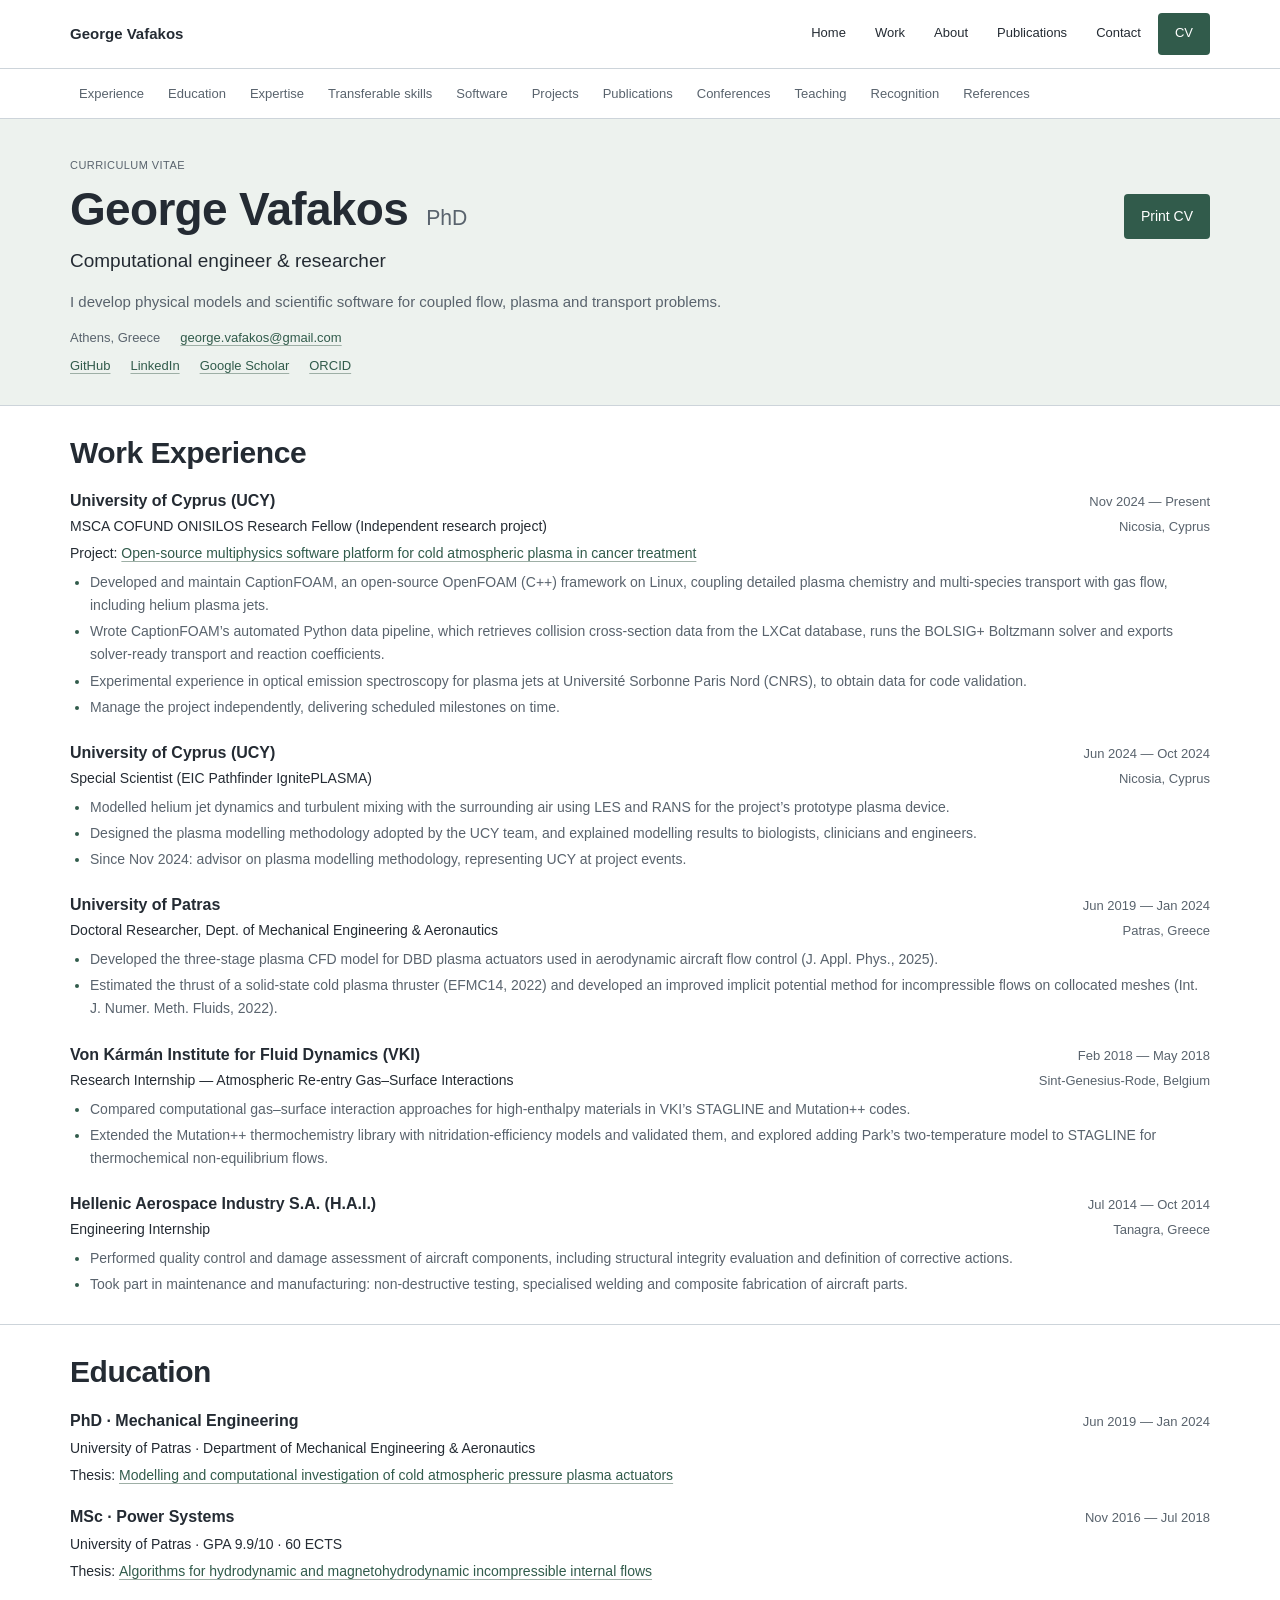
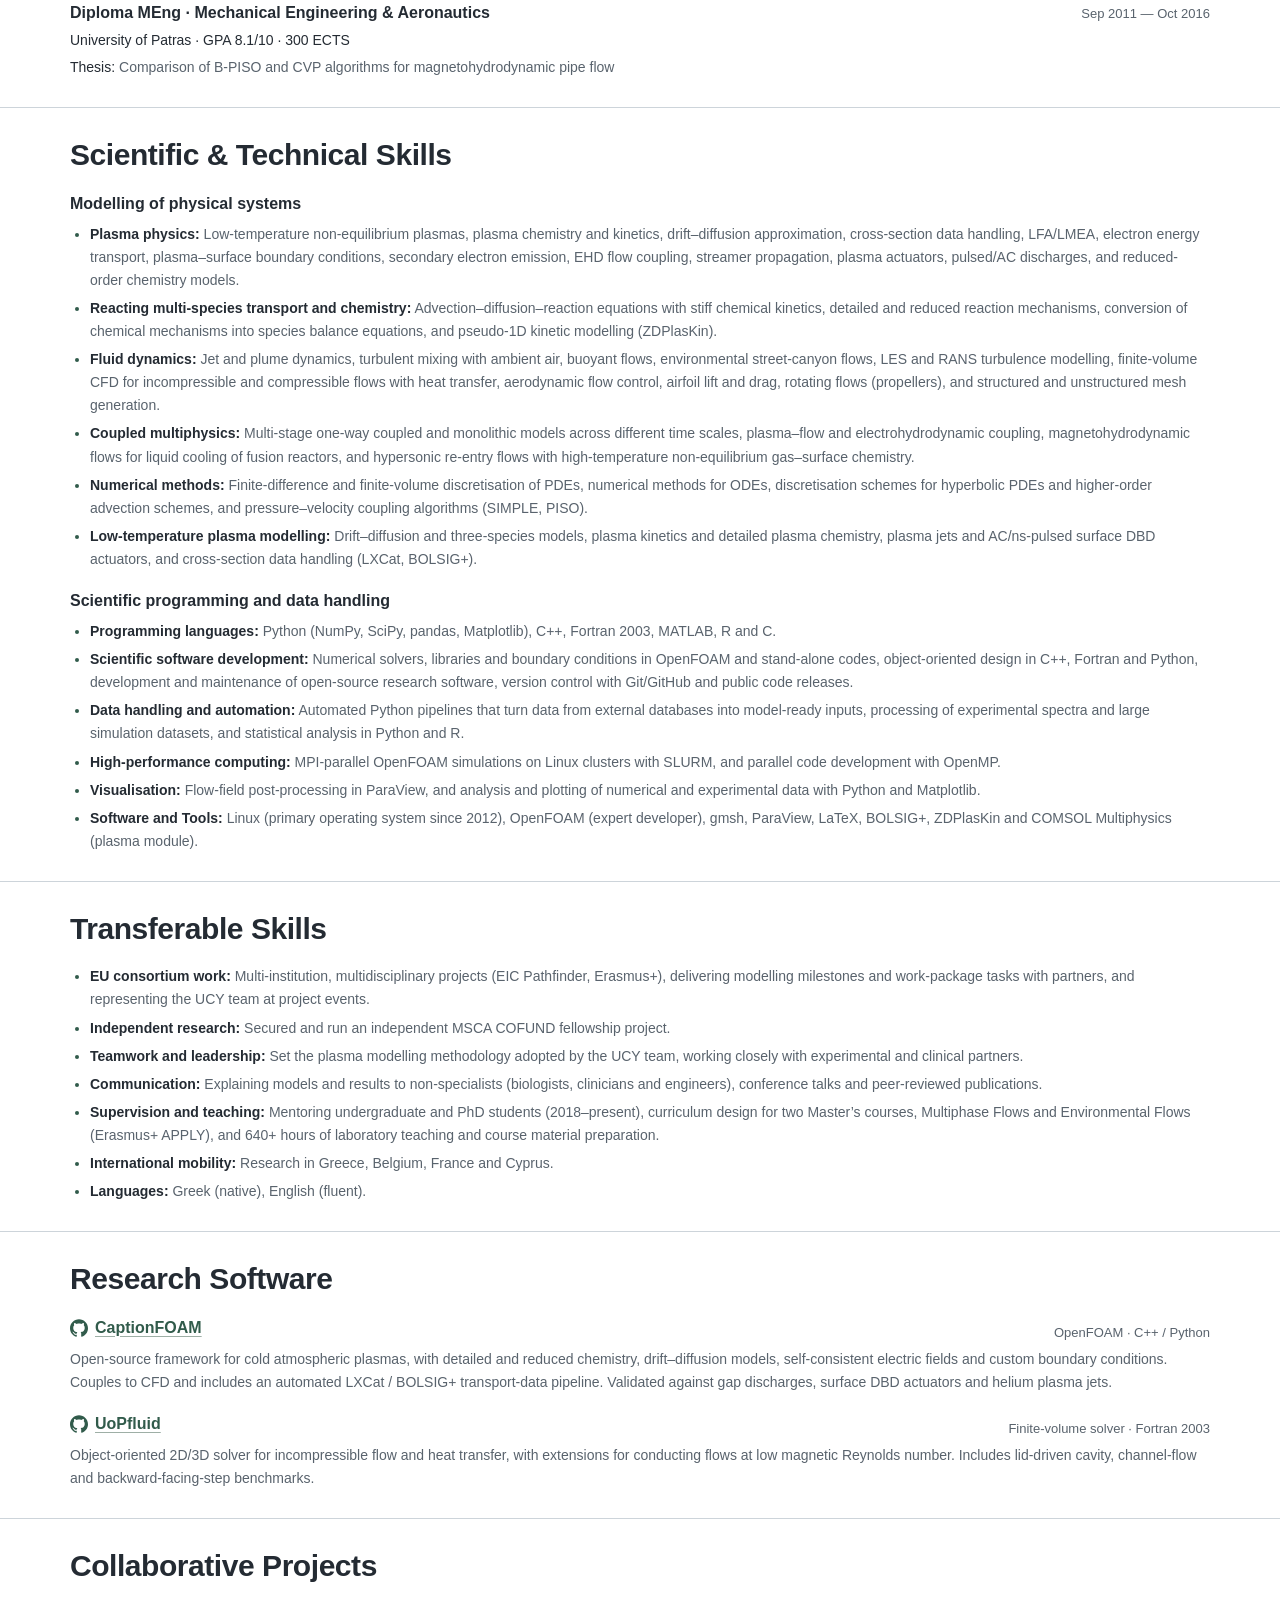
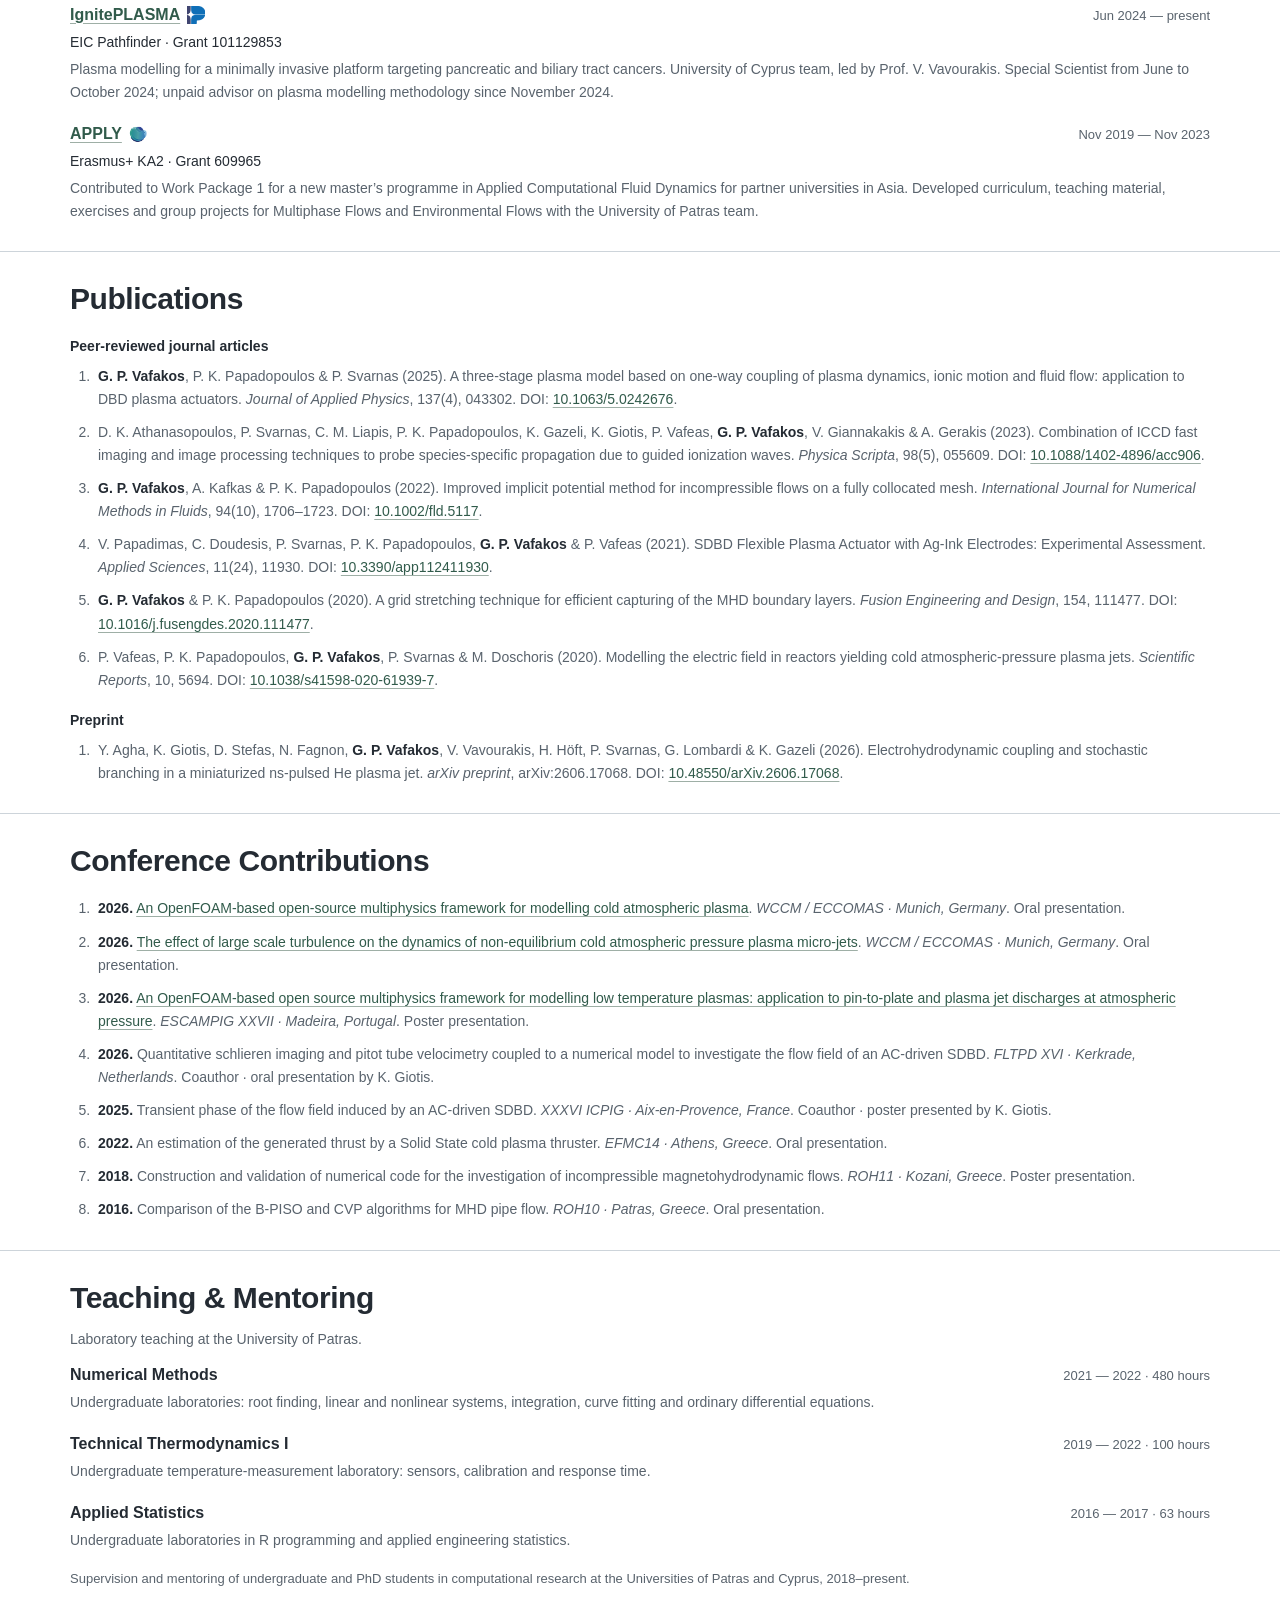
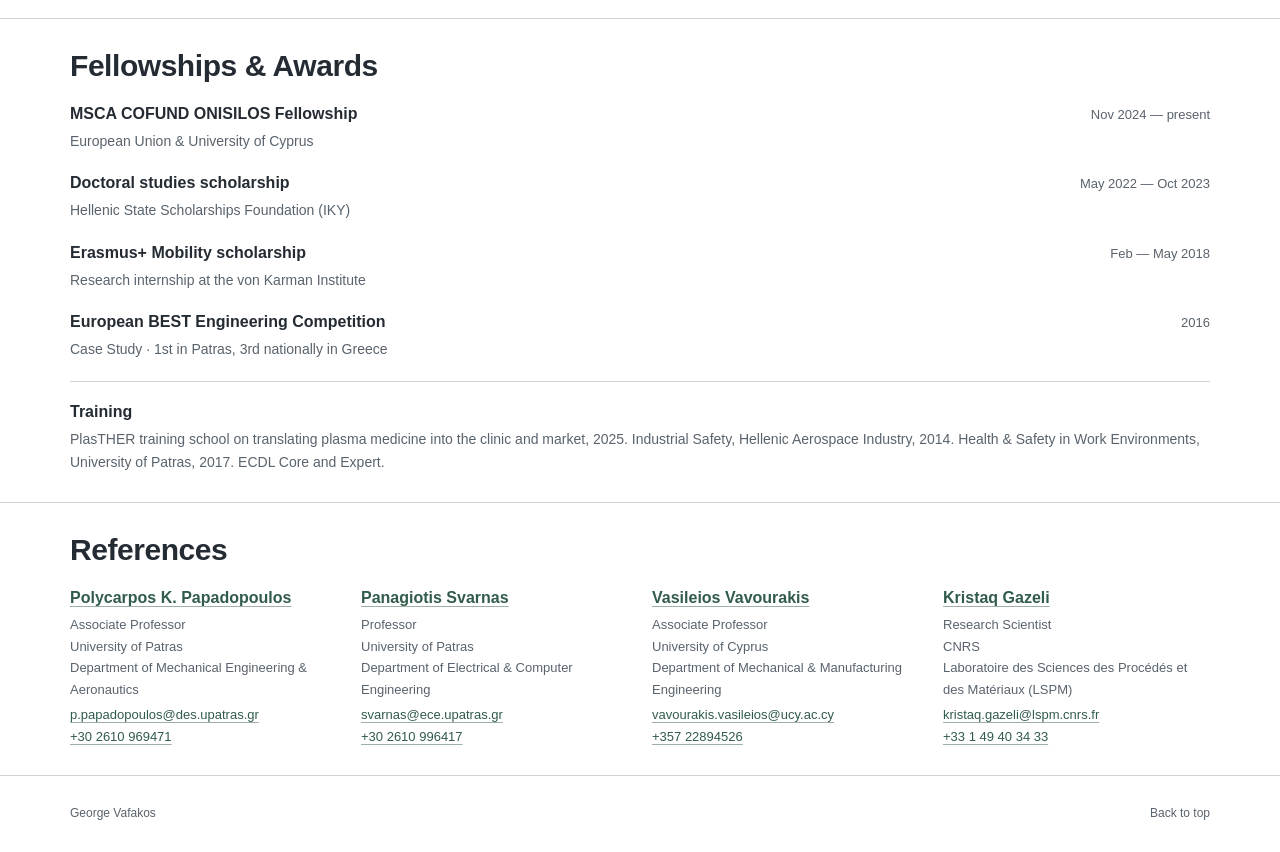
<file: cv/index.html>
<!DOCTYPE html><html lang="en"><head><meta charset="UTF-8"><meta name="viewport" content="width=device-width, initial-scale=1"><meta name="description" content="Research experience, education, scientific software and publications of George Vafakos, computational engineer and plasma physics researcher."><meta name="theme-color" content="#ffffff"><meta property="og:title" content="Curriculum vitae — George Vafakos"><meta property="og:description" content="Research experience, education, scientific software and publications of George Vafakos, computational engineer and plasma physics researcher."><meta property="og:type" content="website"><link rel="icon" type="image/svg+xml" href="/favicon.svg"><title>Curriculum vitae — George Vafakos</title><link rel="stylesheet" href="/_astro/profile.C_FWeQPQ.css"><link rel="stylesheet" href="/_astro/cv.5Gb7WZsN.css"></head><body><a class="skip-link" href="#main">Skip to content</a><header class="site-header" id="site-header"><div class="header-inner container"><a class="brand" href="/" aria-label="George Vafakos — home">George Vafakos</a><button class="menu-toggle" aria-controls="main-nav" aria-expanded="false"><span>Menu</span><span class="menu-symbol" aria-hidden="true">+</span></button><nav id="main-nav" aria-label="Main navigation"><a href="/#home" data-section-link="home">Home</a><a href="/#work" data-section-link="work">Work</a><a href="/#about" data-section-link="about">About</a><a href="/cv/#publications">Publications</a><a href="/#contact" data-section-link="contact">Contact</a><a class="nav-cv" href="/cv/" aria-current="page">CV</a></nav></div></header><main id="main"><div class="cv-page" data-astro-cid-uue4a3aj><nav class="cv-navigation" aria-label="CV sections" data-reading-navigation data-astro-cid-uue4a3aj><div class="container" data-astro-cid-uue4a3aj><a href="#experience" data-section-link="experience" data-astro-cid-uue4a3aj>Experience</a><a href="#education" data-section-link="education" data-astro-cid-uue4a3aj>Education</a><a href="#expertise" data-section-link="expertise" data-astro-cid-uue4a3aj>Expertise</a><a href="#transferable-skills" data-section-link="transferable-skills" data-astro-cid-uue4a3aj>Transferable skills</a><a href="#software" data-section-link="software" data-astro-cid-uue4a3aj>Software</a><a href="#research-projects" data-section-link="research-projects" data-astro-cid-uue4a3aj>Projects</a><a href="#publications" data-section-link="publications" data-astro-cid-uue4a3aj>Publications</a><a href="#conferences" data-section-link="conferences" data-astro-cid-uue4a3aj>Conferences</a><a href="#teaching" data-section-link="teaching" data-astro-cid-uue4a3aj>Teaching</a><a href="#recognition" data-section-link="recognition" data-astro-cid-uue4a3aj>Recognition</a><a href="#references" data-section-link="references" data-astro-cid-uue4a3aj>References</a></div></nav><header class="cv-header" id="cv-introduction" data-section aria-labelledby="cv-name" data-astro-cid-uue4a3aj><div class="container" data-astro-cid-uue4a3aj><div class="cv-heading-row" data-astro-cid-uue4a3aj><div data-astro-cid-uue4a3aj><p class="eyebrow" data-astro-cid-uue4a3aj>Curriculum vitae</p><h1 id="cv-name" data-astro-cid-uue4a3aj>George Vafakos <span data-astro-cid-uue4a3aj>PhD</span></h1><p class="cv-title" data-astro-cid-uue4a3aj>Computational engineer &amp; researcher</p></div><button type="button" class="button button-dark print-button" id="print-cv" data-astro-cid-uue4a3aj>Print CV</button></div><p class="cv-summary" data-astro-cid-uue4a3aj>I develop physical models and scientific software for coupled flow, plasma and transport problems.</p><div class="cv-contact" data-astro-cid-uue4a3aj><span data-astro-cid-uue4a3aj>Athens, Greece</span><a class="inline-link" href="mailto:george.vafakos@gmail.com" data-astro-cid-uue4a3aj>george.vafakos@gmail.com</a></div><div class="cv-profiles" data-astro-cid-uue4a3aj><a class="inline-link" href="https://github.com/GeorgeVafakos" target="_blank" rel="noreferrer" data-astro-cid-uue4a3aj>GitHub</a><a class="inline-link" href="https://www.linkedin.com/in/george-vafakos" target="_blank" rel="noreferrer" data-astro-cid-uue4a3aj>LinkedIn</a><a class="inline-link" href="https://scholar.google.com/citations?hl=en&amp;user=BUuyzSMAAAAJ" target="_blank" rel="noreferrer" data-astro-cid-uue4a3aj>Google Scholar</a><a class="inline-link" href="https://orcid.org/0000-0001-8248-4472" target="_blank" rel="noreferrer" data-astro-cid-uue4a3aj>ORCID</a></div></div></header><section class="cv-section" id="experience" data-section aria-labelledby="experience-title" data-astro-cid-uue4a3aj><div class="container" data-astro-cid-uue4a3aj><h2 id="experience-title" data-astro-cid-uue4a3aj>Work Experience</h2><article class="cv-entry experience-entry" data-astro-cid-uue4a3aj><div class="entry-heading" data-astro-cid-uue4a3aj><h3 data-astro-cid-uue4a3aj>University of Cyprus (UCY)</h3><span class="entry-period" data-astro-cid-uue4a3aj>Nov 2024 — Present</span></div><div class="entry-subheading" data-astro-cid-uue4a3aj><p class="entry-role" data-astro-cid-uue4a3aj>MSCA COFUND ONISILOS Research Fellow (Independent research project)</p><span class="entry-location" data-astro-cid-uue4a3aj>Nicosia, Cyprus</span></div><p class="entry-project" data-astro-cid-uue4a3aj><span data-astro-cid-uue4a3aj>Project: </span><a class="inline-link" href="https://www.ucy.ac.cy/onisilos/wp-content/uploads/sites/169/2026/03/ONISILOS-MSCA-COFUND-FELLOW.pdf" target="_blank" rel="noreferrer" data-astro-cid-uue4a3aj>Open-source multiphysics software platform for cold atmospheric plasma in cancer treatment</a></p><ul class="experience-details" data-astro-cid-uue4a3aj><li data-astro-cid-uue4a3aj>Developed and maintain CaptionFOAM, an open-source OpenFOAM (C++) framework on Linux, coupling detailed plasma chemistry and multi-species transport with gas flow, including helium plasma jets.</li><li data-astro-cid-uue4a3aj>Wrote CaptionFOAM’s automated Python data pipeline, which retrieves collision cross-section data from the LXCat database, runs the BOLSIG+ Boltzmann solver and exports solver-ready transport and reaction coefficients.</li><li data-astro-cid-uue4a3aj>Experimental experience in optical emission spectroscopy for plasma jets at Université Sorbonne Paris Nord (CNRS), to obtain data for code validation.</li><li data-astro-cid-uue4a3aj>Manage the project independently, delivering scheduled milestones on time.</li></ul></article><article class="cv-entry experience-entry" data-astro-cid-uue4a3aj><div class="entry-heading" data-astro-cid-uue4a3aj><h3 data-astro-cid-uue4a3aj>University of Cyprus (UCY)</h3><span class="entry-period" data-astro-cid-uue4a3aj>Jun 2024 — Oct 2024</span></div><div class="entry-subheading" data-astro-cid-uue4a3aj><p class="entry-role" data-astro-cid-uue4a3aj>Special Scientist (EIC Pathfinder IgnitePLASMA)</p><span class="entry-location" data-astro-cid-uue4a3aj>Nicosia, Cyprus</span></div><ul class="experience-details" data-astro-cid-uue4a3aj><li data-astro-cid-uue4a3aj>Modelled helium jet dynamics and turbulent mixing with the surrounding air using LES and RANS for the project’s prototype plasma device.</li><li data-astro-cid-uue4a3aj>Designed the plasma modelling methodology adopted by the UCY team, and explained modelling results to biologists, clinicians and engineers.</li><li data-astro-cid-uue4a3aj>Since Nov 2024: advisor on plasma modelling methodology, representing UCY at project events.</li></ul></article><article class="cv-entry experience-entry" data-astro-cid-uue4a3aj><div class="entry-heading" data-astro-cid-uue4a3aj><h3 data-astro-cid-uue4a3aj>University of Patras</h3><span class="entry-period" data-astro-cid-uue4a3aj>Jun 2019 — Jan 2024</span></div><div class="entry-subheading" data-astro-cid-uue4a3aj><p class="entry-role" data-astro-cid-uue4a3aj>Doctoral Researcher, Dept. of Mechanical Engineering &amp; Aeronautics</p><span class="entry-location" data-astro-cid-uue4a3aj>Patras, Greece</span></div><ul class="experience-details" data-astro-cid-uue4a3aj><li data-astro-cid-uue4a3aj>Developed the three-stage plasma CFD model for DBD plasma actuators used in aerodynamic aircraft flow control (J. Appl. Phys., 2025).</li><li data-astro-cid-uue4a3aj>Estimated the thrust of a solid-state cold plasma thruster (EFMC14, 2022) and developed an improved implicit potential method for incompressible flows on collocated meshes (Int. J. Numer. Meth. Fluids, 2022).</li></ul></article><article class="cv-entry experience-entry" data-astro-cid-uue4a3aj><div class="entry-heading" data-astro-cid-uue4a3aj><h3 data-astro-cid-uue4a3aj>Von Kármán Institute for Fluid Dynamics (VKI)</h3><span class="entry-period" data-astro-cid-uue4a3aj>Feb 2018 — May 2018</span></div><div class="entry-subheading" data-astro-cid-uue4a3aj><p class="entry-role" data-astro-cid-uue4a3aj>Research Internship — Atmospheric Re-entry Gas–Surface Interactions</p><span class="entry-location" data-astro-cid-uue4a3aj>Sint-Genesius-Rode, Belgium</span></div><ul class="experience-details" data-astro-cid-uue4a3aj><li data-astro-cid-uue4a3aj>Compared computational gas–surface interaction approaches for high-enthalpy materials in VKI’s STAGLINE and Mutation++ codes.</li><li data-astro-cid-uue4a3aj>Extended the Mutation++ thermochemistry library with nitridation-efficiency models and validated them, and explored adding Park’s two-temperature model to STAGLINE for thermochemical non-equilibrium flows.</li></ul></article><article class="cv-entry experience-entry" data-astro-cid-uue4a3aj><div class="entry-heading" data-astro-cid-uue4a3aj><h3 data-astro-cid-uue4a3aj>Hellenic Aerospace Industry S.A. (H.A.I.)</h3><span class="entry-period" data-astro-cid-uue4a3aj>Jul 2014 — Oct 2014</span></div><div class="entry-subheading" data-astro-cid-uue4a3aj><p class="entry-role" data-astro-cid-uue4a3aj>Engineering Internship</p><span class="entry-location" data-astro-cid-uue4a3aj>Tanagra, Greece</span></div><ul class="experience-details" data-astro-cid-uue4a3aj><li data-astro-cid-uue4a3aj>Performed quality control and damage assessment of aircraft components, including structural integrity evaluation and definition of corrective actions.</li><li data-astro-cid-uue4a3aj>Took part in maintenance and manufacturing: non-destructive testing, specialised welding and composite fabrication of aircraft parts.</li></ul></article></div></section><section class="cv-section" id="education" data-section aria-labelledby="education-title" data-astro-cid-uue4a3aj><div class="container" data-astro-cid-uue4a3aj><h2 id="education-title" data-astro-cid-uue4a3aj>Education</h2><article class="cv-entry" data-astro-cid-uue4a3aj><div class="entry-heading" data-astro-cid-uue4a3aj><h3 data-astro-cid-uue4a3aj>PhD · Mechanical Engineering</h3><span class="entry-period" data-astro-cid-uue4a3aj>Jun 2019 — Jan 2024</span></div><p class="entry-organization" data-astro-cid-uue4a3aj>University of Patras · Department of Mechanical Engineering &amp; Aeronautics</p><p class="thesis" data-astro-cid-uue4a3aj><span data-astro-cid-uue4a3aj>Thesis: </span><a class="inline-link" href="https://hdl.handle.net/10889/26550" target="_blank" rel="noreferrer" data-astro-cid-uue4a3aj>Modelling and computational investigation of cold atmospheric pressure plasma actuators</a></p></article><article class="cv-entry" data-astro-cid-uue4a3aj><div class="entry-heading" data-astro-cid-uue4a3aj><h3 data-astro-cid-uue4a3aj>MSc · Power Systems</h3><span class="entry-period" data-astro-cid-uue4a3aj>Nov 2016 — Jul 2018</span></div><p class="entry-organization" data-astro-cid-uue4a3aj>University of Patras · GPA 9.9/10 · 60 ECTS</p><p class="thesis" data-astro-cid-uue4a3aj><span data-astro-cid-uue4a3aj>Thesis: </span><a class="inline-link" href="http://hdl.handle.net/10889/12148" target="_blank" rel="noreferrer" data-astro-cid-uue4a3aj>Algorithms for hydrodynamic and magnetohydrodynamic incompressible internal flows</a></p></article><article class="cv-entry" data-astro-cid-uue4a3aj><div class="entry-heading" data-astro-cid-uue4a3aj><h3 data-astro-cid-uue4a3aj>Diploma MEng · Mechanical Engineering &amp; Aeronautics</h3><span class="entry-period" data-astro-cid-uue4a3aj>Sep 2011 — Oct 2016</span></div><p class="entry-organization" data-astro-cid-uue4a3aj>University of Patras · GPA 8.1/10 · 300 ECTS</p><p class="thesis" data-astro-cid-uue4a3aj><span data-astro-cid-uue4a3aj>Thesis: </span>Comparison of B-PISO and CVP algorithms for magnetohydrodynamic pipe flow</p></article></div></section><section class="cv-section" id="expertise" data-section aria-labelledby="expertise-title" data-astro-cid-uue4a3aj><div class="container" data-astro-cid-uue4a3aj><h2 id="expertise-title" data-astro-cid-uue4a3aj>Scientific &amp; Technical Skills</h2><div class="skills-groups" data-astro-cid-uue4a3aj><article data-astro-cid-uue4a3aj><h3 data-astro-cid-uue4a3aj>Modelling of physical systems</h3><ul class="skills-list" data-astro-cid-uue4a3aj><li data-astro-cid-uue4a3aj><strong data-astro-cid-uue4a3aj>Plasma physics:</strong> Low-temperature non-equilibrium plasmas, plasma chemistry and kinetics, drift–diffusion approximation, cross-section data handling, LFA/LMEA, electron energy transport, plasma–surface boundary conditions, secondary electron emission, EHD flow coupling, streamer propagation, plasma actuators, pulsed/AC discharges, and reduced-order chemistry models.</li><li data-astro-cid-uue4a3aj><strong data-astro-cid-uue4a3aj>Reacting multi-species transport and chemistry:</strong> Advection–diffusion–reaction equations with stiff chemical kinetics, detailed and reduced reaction mechanisms, conversion of chemical mechanisms into species balance equations, and pseudo-1D kinetic modelling (ZDPlasKin).</li><li data-astro-cid-uue4a3aj><strong data-astro-cid-uue4a3aj>Fluid dynamics:</strong> Jet and plume dynamics, turbulent mixing with ambient air, buoyant flows, environmental street-canyon flows, LES and RANS turbulence modelling, finite-volume CFD for incompressible and compressible flows with heat transfer, aerodynamic flow control, airfoil lift and drag, rotating flows (propellers), and structured and unstructured mesh generation.</li><li data-astro-cid-uue4a3aj><strong data-astro-cid-uue4a3aj>Coupled multiphysics:</strong> Multi-stage one-way coupled and monolithic models across different time scales, plasma–flow and electrohydrodynamic coupling, magnetohydrodynamic flows for liquid cooling of fusion reactors, and hypersonic re-entry flows with high-temperature non-equilibrium gas–surface chemistry.</li><li data-astro-cid-uue4a3aj><strong data-astro-cid-uue4a3aj>Numerical methods:</strong> Finite-difference and finite-volume discretisation of PDEs, numerical methods for ODEs, discretisation schemes for hyperbolic PDEs and higher-order advection schemes, and pressure–velocity coupling algorithms (SIMPLE, PISO).</li><li data-astro-cid-uue4a3aj><strong data-astro-cid-uue4a3aj>Low-temperature plasma modelling:</strong> Drift–diffusion and three-species models, plasma kinetics and detailed plasma chemistry, plasma jets and AC/ns-pulsed surface DBD actuators, and cross-section data handling (LXCat, BOLSIG+).</li></ul></article><article data-astro-cid-uue4a3aj><h3 data-astro-cid-uue4a3aj>Scientific programming and data handling</h3><ul class="skills-list" data-astro-cid-uue4a3aj><li data-astro-cid-uue4a3aj><strong data-astro-cid-uue4a3aj>Programming languages:</strong> Python (NumPy, SciPy, pandas, Matplotlib), C++, Fortran 2003, MATLAB, R and C.</li><li data-astro-cid-uue4a3aj><strong data-astro-cid-uue4a3aj>Scientific software development:</strong> Numerical solvers, libraries and boundary conditions in OpenFOAM and stand-alone codes, object-oriented design in C++, Fortran and Python, development and maintenance of open-source research software, version control with Git/GitHub and public code releases.</li><li data-astro-cid-uue4a3aj><strong data-astro-cid-uue4a3aj>Data handling and automation:</strong> Automated Python pipelines that turn data from external databases into model-ready inputs, processing of experimental spectra and large simulation datasets, and statistical analysis in Python and R.</li><li data-astro-cid-uue4a3aj><strong data-astro-cid-uue4a3aj>High-performance computing:</strong> MPI-parallel OpenFOAM simulations on Linux clusters with SLURM, and parallel code development with OpenMP.</li><li data-astro-cid-uue4a3aj><strong data-astro-cid-uue4a3aj>Visualisation:</strong> Flow-field post-processing in ParaView, and analysis and plotting of numerical and experimental data with Python and Matplotlib.</li><li data-astro-cid-uue4a3aj><strong data-astro-cid-uue4a3aj>Software and Tools:</strong> Linux (primary operating system since 2012), OpenFOAM (expert developer), gmsh, ParaView, LaTeX, BOLSIG+, ZDPlasKin and COMSOL Multiphysics (plasma module).</li></ul></article></div></div></section><section class="cv-section" id="transferable-skills" data-section aria-labelledby="transferable-skills-title" data-astro-cid-uue4a3aj><div class="container" data-astro-cid-uue4a3aj><h2 id="transferable-skills-title" data-astro-cid-uue4a3aj>Transferable Skills</h2><ul class="skills-list" data-astro-cid-uue4a3aj><li data-astro-cid-uue4a3aj><strong data-astro-cid-uue4a3aj>EU consortium work:</strong> Multi-institution, multidisciplinary projects (EIC Pathfinder, Erasmus+), delivering modelling milestones and work-package tasks with partners, and representing the UCY team at project events.</li><li data-astro-cid-uue4a3aj><strong data-astro-cid-uue4a3aj>Independent research:</strong> Secured and run an independent MSCA COFUND fellowship project.</li><li data-astro-cid-uue4a3aj><strong data-astro-cid-uue4a3aj>Teamwork and leadership:</strong> Set the plasma modelling methodology adopted by the UCY team, working closely with experimental and clinical partners.</li><li data-astro-cid-uue4a3aj><strong data-astro-cid-uue4a3aj>Communication:</strong> Explaining models and results to non-specialists (biologists, clinicians and engineers), conference talks and peer-reviewed publications.</li><li data-astro-cid-uue4a3aj><strong data-astro-cid-uue4a3aj>Supervision and teaching:</strong> Mentoring undergraduate and PhD students (2018–present), curriculum design for two Master’s courses, Multiphase Flows and Environmental Flows (Erasmus+ APPLY), and 640+ hours of laboratory teaching and course material preparation.</li><li data-astro-cid-uue4a3aj><strong data-astro-cid-uue4a3aj>International mobility:</strong> Research in Greece, Belgium, France and Cyprus.</li><li data-astro-cid-uue4a3aj><strong data-astro-cid-uue4a3aj>Languages:</strong> Greek (native), English (fluent).</li></ul></div></section><section class="cv-section" id="software" data-section aria-labelledby="software-title" data-astro-cid-uue4a3aj><div class="container" data-astro-cid-uue4a3aj><h2 id="software-title" data-astro-cid-uue4a3aj>Research Software</h2><article class="cv-entry" data-astro-cid-uue4a3aj><div class="entry-heading" data-astro-cid-uue4a3aj><h3 data-astro-cid-uue4a3aj><a class="inline-link software-repository" href="https://github.com/InSilicoModellingGroup/CaptionFOAM" target="_blank" rel="noreferrer" aria-label="CaptionFOAM GitHub repository" data-astro-cid-uue4a3aj><svg viewBox="0 0 24 24" width="18" height="18" fill="currentColor" aria-hidden="true" focusable="false" data-astro-cid-4g4rikql><path d="M12 .297c-6.63 0-12 5.373-12 12 0 5.303 3.438 9.8 8.205 11.385.6.113.82-.258.82-.577 0-.285-.01-1.04-.015-2.04-3.338.724-4.042-1.61-4.042-1.61C4.422 18.07 3.633 17.7 3.633 17.7c-1.087-.744.084-.729.084-.729 1.205.084 1.838 1.236 1.838 1.236 1.07 1.835 2.809 1.305 3.495.998.108-.776.417-1.305.76-1.605-2.665-.3-5.466-1.332-5.466-5.93 0-1.31.465-2.38 1.235-3.22-.135-.303-.54-1.523.105-3.176 0 0 1.005-.322 3.3 1.23.96-.267 1.98-.399 3-.405 1.02.006 2.04.138 3 .405 2.28-1.552 3.285-1.23 3.285-1.23.645 1.653.24 2.873.12 3.176.765.84 1.23 1.91 1.23 3.22 0 4.61-2.805 5.625-5.475 5.92.42.36.81 1.096.81 2.22 0 1.606-.015 2.896-.015 3.286 0 .315.21.69.825.57C20.565 22.092 24 17.592 24 12.297c0-6.627-5.373-12-12-12" data-astro-cid-4g4rikql></path></svg><span data-astro-cid-uue4a3aj>CaptionFOAM</span></a></h3><span class="entry-period" data-astro-cid-uue4a3aj>OpenFOAM · C++ / Python</span></div><p data-astro-cid-uue4a3aj>Open-source framework for cold atmospheric plasmas, with detailed and reduced chemistry, drift–diffusion models, self-consistent electric fields and custom boundary conditions. Couples to CFD and includes an automated LXCat / BOLSIG+ transport-data pipeline. Validated against gap discharges, surface DBD actuators and helium plasma jets.</p></article><article class="cv-entry" data-astro-cid-uue4a3aj><div class="entry-heading" data-astro-cid-uue4a3aj><h3 data-astro-cid-uue4a3aj><a class="inline-link software-repository" href="https://github.com/GeorgeVafakos/UoPfluid" target="_blank" rel="noreferrer" aria-label="UoPfluid GitHub repository" data-astro-cid-uue4a3aj><svg viewBox="0 0 24 24" width="18" height="18" fill="currentColor" aria-hidden="true" focusable="false" data-astro-cid-4g4rikql><path d="M12 .297c-6.63 0-12 5.373-12 12 0 5.303 3.438 9.8 8.205 11.385.6.113.82-.258.82-.577 0-.285-.01-1.04-.015-2.04-3.338.724-4.042-1.61-4.042-1.61C4.422 18.07 3.633 17.7 3.633 17.7c-1.087-.744.084-.729.084-.729 1.205.084 1.838 1.236 1.838 1.236 1.07 1.835 2.809 1.305 3.495.998.108-.776.417-1.305.76-1.605-2.665-.3-5.466-1.332-5.466-5.93 0-1.31.465-2.38 1.235-3.22-.135-.303-.54-1.523.105-3.176 0 0 1.005-.322 3.3 1.23.96-.267 1.98-.399 3-.405 1.02.006 2.04.138 3 .405 2.28-1.552 3.285-1.23 3.285-1.23.645 1.653.24 2.873.12 3.176.765.84 1.23 1.91 1.23 3.22 0 4.61-2.805 5.625-5.475 5.92.42.36.81 1.096.81 2.22 0 1.606-.015 2.896-.015 3.286 0 .315.21.69.825.57C20.565 22.092 24 17.592 24 12.297c0-6.627-5.373-12-12-12" data-astro-cid-4g4rikql></path></svg><span data-astro-cid-uue4a3aj>UoPfluid</span></a></h3><span class="entry-period" data-astro-cid-uue4a3aj>Finite-volume solver · Fortran 2003</span></div><p data-astro-cid-uue4a3aj>Object-oriented 2D/3D solver for incompressible flow and heat transfer, with extensions for conducting flows at low magnetic Reynolds number. Includes lid-driven cavity, channel-flow and backward-facing-step benchmarks.</p></article></div></section><section class="cv-section" id="research-projects" data-section aria-labelledby="projects-title" data-astro-cid-uue4a3aj><div class="container" data-astro-cid-uue4a3aj><h2 id="projects-title" data-astro-cid-uue4a3aj>Collaborative Projects</h2><article class="cv-entry" data-astro-cid-uue4a3aj><div class="entry-heading" data-astro-cid-uue4a3aj><h3 data-astro-cid-uue4a3aj><a class="inline-link project-website" href="https://igniteplasma.eu/" target="_blank" rel="noreferrer" aria-label="IgnitePLASMA project website" data-astro-cid-uue4a3aj><span data-astro-cid-uue4a3aj>IgnitePLASMA</span><img src="/images/project-icons/igniteplasma.png" width="18" height="18" alt="" loading="lazy" data-astro-cid-uue4a3aj></a></h3><span class="entry-period" data-astro-cid-uue4a3aj>Jun 2024 — present</span></div><p class="entry-organization" data-astro-cid-uue4a3aj>EIC Pathfinder · Grant 101129853</p><p data-astro-cid-uue4a3aj>Plasma modelling for a minimally invasive platform targeting pancreatic and biliary tract cancers. University of Cyprus team, led by Prof. V. Vavourakis. Special Scientist from June to October 2024; unpaid advisor on plasma modelling methodology since November 2024.</p></article><article class="cv-entry" data-astro-cid-uue4a3aj><div class="entry-heading" data-astro-cid-uue4a3aj><h3 data-astro-cid-uue4a3aj><a class="inline-link project-website" href="https://apply-project.eu/" target="_blank" rel="noreferrer" aria-label="APPLY project website" data-astro-cid-uue4a3aj><span data-astro-cid-uue4a3aj>APPLY</span><img src="/images/project-icons/apply.png" width="18" height="18" alt="" loading="lazy" data-astro-cid-uue4a3aj></a></h3><span class="entry-period" data-astro-cid-uue4a3aj>Nov 2019 — Nov 2023</span></div><p class="entry-organization" data-astro-cid-uue4a3aj>Erasmus+ KA2 · Grant 609965</p><p data-astro-cid-uue4a3aj>Contributed to Work Package 1 for a new master’s programme in Applied Computational Fluid Dynamics for partner universities in Asia. Developed curriculum, teaching material, exercises and group projects for Multiphase Flows and Environmental Flows with the University of Patras team.</p></article></div></section><section class="cv-section" id="publications" data-section aria-labelledby="publications-title" data-astro-cid-uue4a3aj><div class="container" data-astro-cid-uue4a3aj><h2 id="publications-title" data-astro-cid-uue4a3aj>Publications</h2><div class="publication-group" data-astro-cid-uue4a3aj><h3 class="group-title" data-astro-cid-uue4a3aj>Peer-reviewed journal articles</h3><ol class="citation-list" data-astro-cid-uue4a3aj><li data-astro-cid-uue4a3aj><strong data-astro-cid-uue4a3aj>G. P. Vafakos</strong>, P. K. Papadopoulos &amp; P. Svarnas (2025). A three-stage plasma model based on one-way coupling of plasma dynamics, ionic motion and fluid flow: application to DBD plasma actuators. <em data-astro-cid-uue4a3aj>Journal of Applied Physics</em>, 137(4), 043302. DOI: <a class="inline-link doi-link" href="https://doi.org/10.1063/5.0242676" target="_blank" rel="noreferrer" data-astro-cid-uue4a3aj>10.1063/5.0242676</a>.</li><li data-astro-cid-uue4a3aj>D. K. Athanasopoulos, P. Svarnas, C. M. Liapis, P. K. Papadopoulos, K. Gazeli, K. Giotis, P. Vafeas, <strong data-astro-cid-uue4a3aj>G. P. Vafakos</strong>, V. Giannakakis &amp; A. Gerakis (2023). Combination of ICCD fast imaging and image processing techniques to probe species-specific propagation due to guided ionization waves. <em data-astro-cid-uue4a3aj>Physica Scripta</em>, 98(5), 055609. DOI: <a class="inline-link doi-link" href="https://doi.org/10.1088/1402-4896/acc906" target="_blank" rel="noreferrer" data-astro-cid-uue4a3aj>10.1088/1402-4896/acc906</a>.</li><li data-astro-cid-uue4a3aj><strong data-astro-cid-uue4a3aj>G. P. Vafakos</strong>, A. Kafkas &amp; P. K. Papadopoulos (2022). Improved implicit potential method for incompressible flows on a fully collocated mesh. <em data-astro-cid-uue4a3aj>International Journal for Numerical Methods in Fluids</em>, 94(10), 1706–1723. DOI: <a class="inline-link doi-link" href="https://doi.org/10.1002/fld.5117" target="_blank" rel="noreferrer" data-astro-cid-uue4a3aj>10.1002/fld.5117</a>.</li><li data-astro-cid-uue4a3aj>V. Papadimas, C. Doudesis, P. Svarnas, P. K. Papadopoulos, <strong data-astro-cid-uue4a3aj>G. P. Vafakos</strong> &amp; P. Vafeas (2021). SDBD Flexible Plasma Actuator with Ag-Ink Electrodes: Experimental Assessment. <em data-astro-cid-uue4a3aj>Applied Sciences</em>, 11(24), 11930. DOI: <a class="inline-link doi-link" href="https://doi.org/10.3390/app112411930" target="_blank" rel="noreferrer" data-astro-cid-uue4a3aj>10.3390/app112411930</a>.</li><li data-astro-cid-uue4a3aj><strong data-astro-cid-uue4a3aj>G. P. Vafakos</strong> &amp; P. K. Papadopoulos (2020). A grid stretching technique for efficient capturing of the MHD boundary layers. <em data-astro-cid-uue4a3aj>Fusion Engineering and Design</em>, 154, 111477. DOI: <a class="inline-link doi-link" href="https://doi.org/10.1016/j.fusengdes.2020.111477" target="_blank" rel="noreferrer" data-astro-cid-uue4a3aj>10.1016/j.fusengdes.2020.111477</a>.</li><li data-astro-cid-uue4a3aj>P. Vafeas, P. K. Papadopoulos, <strong data-astro-cid-uue4a3aj>G. P. Vafakos</strong>, P. Svarnas &amp; M. Doschoris (2020). Modelling the electric field in reactors yielding cold atmospheric-pressure plasma jets. <em data-astro-cid-uue4a3aj>Scientific Reports</em>, 10, 5694. DOI: <a class="inline-link doi-link" href="https://doi.org/10.1038/s41598-020-61939-7" target="_blank" rel="noreferrer" data-astro-cid-uue4a3aj>10.1038/s41598-020-61939-7</a>.</li></ol></div><div class="publication-group" data-astro-cid-uue4a3aj><h3 class="group-title" data-astro-cid-uue4a3aj>Preprint</h3><ol class="citation-list" data-astro-cid-uue4a3aj><li data-astro-cid-uue4a3aj>Y. Agha, K. Giotis, D. Stefas, N. Fagnon, <strong data-astro-cid-uue4a3aj>G. P. Vafakos</strong>, V. Vavourakis, H. Höft, P. Svarnas, G. Lombardi &amp; K. Gazeli (2026). Electrohydrodynamic coupling and stochastic branching in a miniaturized ns-pulsed He plasma jet. <em data-astro-cid-uue4a3aj>arXiv preprint</em>, arXiv:2606.17068. DOI: <a class="inline-link doi-link" href="https://doi.org/10.48550/arXiv.2606.17068" target="_blank" rel="noreferrer" data-astro-cid-uue4a3aj>10.48550/arXiv.2606.17068</a>.</li></ol></div></div></section><section class="cv-section" id="conferences" data-section aria-labelledby="conferences-title" data-astro-cid-uue4a3aj><div class="container" data-astro-cid-uue4a3aj><h2 id="conferences-title" data-astro-cid-uue4a3aj>Conference Contributions</h2><ol class="citation-list" data-astro-cid-uue4a3aj><li data-astro-cid-uue4a3aj><span class="conference-year" data-astro-cid-uue4a3aj>2026.</span> <a class="inline-link" href="https://wccm-eccomas2026.org/event/contribution/1718d3b7-efaa-11f0-b205-000c29ddfc0c" target="_blank" rel="noreferrer" data-astro-cid-uue4a3aj>An OpenFOAM-based open-source multiphysics framework for modelling cold atmospheric plasma</a>. <em data-astro-cid-uue4a3aj>WCCM / ECCOMAS · Munich, Germany</em>. Oral presentation.</li><li data-astro-cid-uue4a3aj><span class="conference-year" data-astro-cid-uue4a3aj>2026.</span> <a class="inline-link" href="https://wccm-eccomas2026.org/event/contribution/7b19822c-ef9d-11f0-b205-000c29ddfc0c" target="_blank" rel="noreferrer" data-astro-cid-uue4a3aj>The effect of large scale turbulence on the dynamics of non-equilibrium cold atmospheric pressure plasma micro-jets</a>. <em data-astro-cid-uue4a3aj>WCCM / ECCOMAS · Munich, Germany</em>. Oral presentation.</li><li data-astro-cid-uue4a3aj><span class="conference-year" data-astro-cid-uue4a3aj>2026.</span> <a class="inline-link" href="https://escampig2026.sciencesconf.org/data/719061.pdf" target="_blank" rel="noreferrer" data-astro-cid-uue4a3aj>An OpenFOAM-based open source multiphysics framework for modelling low temperature plasmas: application to pin-to-plate and plasma jet discharges at atmospheric pressure</a>. <em data-astro-cid-uue4a3aj>ESCAMPIG XXVII · Madeira, Portugal</em>. Poster presentation.</li><li data-astro-cid-uue4a3aj><span class="conference-year" data-astro-cid-uue4a3aj>2026.</span> Quantitative schlieren imaging and pitot tube velocimetry coupled to a numerical model to investigate the flow field of an AC-driven SDBD. <em data-astro-cid-uue4a3aj>FLTPD XVI · Kerkrade, Netherlands</em>. Coauthor · oral presentation by K. Giotis.</li><li data-astro-cid-uue4a3aj><span class="conference-year" data-astro-cid-uue4a3aj>2025.</span> Transient phase of the flow field induced by an AC-driven SDBD. <em data-astro-cid-uue4a3aj>XXXVI ICPIG · Aix-en-Provence, France</em>. Coauthor · poster presented by K. Giotis.</li><li data-astro-cid-uue4a3aj><span class="conference-year" data-astro-cid-uue4a3aj>2022.</span> An estimation of the generated thrust by a Solid State cold plasma thruster. <em data-astro-cid-uue4a3aj>EFMC14 · Athens, Greece</em>. Oral presentation.</li><li data-astro-cid-uue4a3aj><span class="conference-year" data-astro-cid-uue4a3aj>2018.</span> Construction and validation of numerical code for the investigation of incompressible magnetohydrodynamic flows. <em data-astro-cid-uue4a3aj>ROH11 · Kozani, Greece</em>. Poster presentation.</li><li data-astro-cid-uue4a3aj><span class="conference-year" data-astro-cid-uue4a3aj>2016.</span> Comparison of the B-PISO and CVP algorithms for MHD pipe flow. <em data-astro-cid-uue4a3aj>ROH10 · Patras, Greece</em>. Oral presentation.</li></ol></div></section><section class="cv-section" id="teaching" data-section aria-labelledby="teaching-title" data-astro-cid-uue4a3aj><div class="container" data-astro-cid-uue4a3aj><h2 id="teaching-title" data-astro-cid-uue4a3aj>Teaching &amp; Mentoring</h2><p class="section-intro" data-astro-cid-uue4a3aj>Laboratory teaching at the University of Patras.</p><article class="cv-entry" data-astro-cid-uue4a3aj><div class="entry-heading" data-astro-cid-uue4a3aj><h3 data-astro-cid-uue4a3aj>Numerical Methods</h3><span class="entry-period" data-astro-cid-uue4a3aj>2021 — 2022 · 480 hours</span></div><p data-astro-cid-uue4a3aj>Undergraduate laboratories: root finding, linear and nonlinear systems, integration, curve fitting and ordinary differential equations.</p></article><article class="cv-entry" data-astro-cid-uue4a3aj><div class="entry-heading" data-astro-cid-uue4a3aj><h3 data-astro-cid-uue4a3aj>Technical Thermodynamics I</h3><span class="entry-period" data-astro-cid-uue4a3aj>2019 — 2022 · 100 hours</span></div><p data-astro-cid-uue4a3aj>Undergraduate temperature-measurement laboratory: sensors, calibration and response time.</p></article><article class="cv-entry" data-astro-cid-uue4a3aj><div class="entry-heading" data-astro-cid-uue4a3aj><h3 data-astro-cid-uue4a3aj>Applied Statistics</h3><span class="entry-period" data-astro-cid-uue4a3aj>2016 — 2017 · 63 hours</span></div><p data-astro-cid-uue4a3aj>Undergraduate laboratories in R programming and applied engineering statistics.</p></article><p class="cv-note" data-astro-cid-uue4a3aj>Supervision and mentoring of undergraduate and PhD students in computational research at the Universities of Patras and Cyprus, 2018–present.</p></div></section><section class="cv-section" id="recognition" data-section aria-labelledby="recognition-title" data-astro-cid-uue4a3aj><div class="container" data-astro-cid-uue4a3aj><h2 id="recognition-title" data-astro-cid-uue4a3aj>Fellowships &amp; Awards</h2><article class="cv-entry" data-astro-cid-uue4a3aj><div class="entry-heading" data-astro-cid-uue4a3aj><h3 data-astro-cid-uue4a3aj>MSCA COFUND ONISILOS Fellowship</h3><span class="entry-period" data-astro-cid-uue4a3aj>Nov 2024 — present</span></div><p data-astro-cid-uue4a3aj>European Union &amp; University of Cyprus</p></article><article class="cv-entry" data-astro-cid-uue4a3aj><div class="entry-heading" data-astro-cid-uue4a3aj><h3 data-astro-cid-uue4a3aj>Doctoral studies scholarship</h3><span class="entry-period" data-astro-cid-uue4a3aj>May 2022 — Oct 2023</span></div><p data-astro-cid-uue4a3aj>Hellenic State Scholarships Foundation (IKY)</p></article><article class="cv-entry" data-astro-cid-uue4a3aj><div class="entry-heading" data-astro-cid-uue4a3aj><h3 data-astro-cid-uue4a3aj>Erasmus+ Mobility scholarship</h3><span class="entry-period" data-astro-cid-uue4a3aj>Feb — May 2018</span></div><p data-astro-cid-uue4a3aj>Research internship at the von Karman Institute</p></article><article class="cv-entry" data-astro-cid-uue4a3aj><div class="entry-heading" data-astro-cid-uue4a3aj><h3 data-astro-cid-uue4a3aj>European BEST Engineering Competition</h3><span class="entry-period" data-astro-cid-uue4a3aj>2016</span></div><p data-astro-cid-uue4a3aj>Case Study · 1st in Patras, 3rd nationally in Greece</p></article><div class="additional-info" data-astro-cid-uue4a3aj><div data-astro-cid-uue4a3aj><h3 data-astro-cid-uue4a3aj>Training</h3><p data-astro-cid-uue4a3aj>PlasTHER training school on translating plasma medicine into the clinic and market, 2025. Industrial Safety, Hellenic Aerospace Industry, 2014. Health &amp; Safety in Work Environments, University of Patras, 2017. ECDL Core and Expert.</p></div></div></div></section><section class="cv-section" id="references" data-section aria-labelledby="references-title" data-astro-cid-uue4a3aj><div class="container" data-astro-cid-uue4a3aj><h2 id="references-title" data-astro-cid-uue4a3aj>References</h2><div class="references-grid" data-astro-cid-uue4a3aj><article data-astro-cid-uue4a3aj><h3 data-astro-cid-uue4a3aj><a class="inline-link" href="https://mead.upatras.gr/en/didaskontes/papadopoulos-policarpos/" target="_blank" rel="noreferrer" data-astro-cid-uue4a3aj>Polycarpos K. Papadopoulos</a></h3><p data-astro-cid-uue4a3aj>Associate Professor<br data-astro-cid-uue4a3aj>University of Patras<br data-astro-cid-uue4a3aj>Department of Mechanical Engineering &amp; Aeronautics</p><p data-astro-cid-uue4a3aj><a class="inline-link" href="mailto:p.papadopoulos@des.upatras.gr" data-astro-cid-uue4a3aj>p.papadopoulos@des.upatras.gr</a><br data-astro-cid-uue4a3aj><a class="inline-link" href="tel:+302610969471" data-astro-cid-uue4a3aj>+30 2610 969471</a></p></article><article data-astro-cid-uue4a3aj><h3 data-astro-cid-uue4a3aj><a class="inline-link" href="https://www.ece.upatras.gr/en/personnel/svarnas/" target="_blank" rel="noreferrer" data-astro-cid-uue4a3aj>Panagiotis Svarnas</a></h3><p data-astro-cid-uue4a3aj>Professor<br data-astro-cid-uue4a3aj>University of Patras<br data-astro-cid-uue4a3aj>Department of Electrical &amp; Computer Engineering</p><p data-astro-cid-uue4a3aj><a class="inline-link" href="mailto:svarnas@ece.upatras.gr" data-astro-cid-uue4a3aj>svarnas@ece.upatras.gr</a><br data-astro-cid-uue4a3aj><a class="inline-link" href="tel:+302610996417" data-astro-cid-uue4a3aj>+30 2610 996417</a></p></article><article data-astro-cid-uue4a3aj><h3 data-astro-cid-uue4a3aj><a class="inline-link" href="https://www.ucy.ac.cy/directory/en/profile/vvavou01" target="_blank" rel="noreferrer" data-astro-cid-uue4a3aj>Vasileios Vavourakis</a></h3><p data-astro-cid-uue4a3aj>Associate Professor<br data-astro-cid-uue4a3aj>University of Cyprus<br data-astro-cid-uue4a3aj>Department of Mechanical &amp; Manufacturing Engineering</p><p data-astro-cid-uue4a3aj><a class="inline-link" href="mailto:vavourakis.vasileios@ucy.ac.cy" data-astro-cid-uue4a3aj>vavourakis.vasileios@ucy.ac.cy</a><br data-astro-cid-uue4a3aj><a class="inline-link" href="tel:+35722894526" data-astro-cid-uue4a3aj>+357 22894526</a></p></article><article data-astro-cid-uue4a3aj><h3 data-astro-cid-uue4a3aj><a class="inline-link" href="https://www.lspm.cnrs.fr/en/pages-perso/kristaq-gazeli/" target="_blank" rel="noreferrer" data-astro-cid-uue4a3aj>Kristaq Gazeli</a></h3><p data-astro-cid-uue4a3aj>Research Scientist<br data-astro-cid-uue4a3aj>CNRS<br data-astro-cid-uue4a3aj>Laboratoire des Sciences des Procédés et des Matériaux (LSPM)</p><p data-astro-cid-uue4a3aj><a class="inline-link" href="mailto:kristaq.gazeli@lspm.cnrs.fr" data-astro-cid-uue4a3aj>kristaq.gazeli@lspm.cnrs.fr</a><br data-astro-cid-uue4a3aj><a class="inline-link" href="tel:+33149403433" data-astro-cid-uue4a3aj>+33 1 49 40 34 33</a></p></article></div></div></section></div></main><footer class="site-footer container"><span>George Vafakos</span><a href="#main">Back to top</a></footer><dialog class="media-dialog" aria-labelledby="dialog-title"><div class="dialog-top"><p id="dialog-title"></p><button class="dialog-close" aria-label="Close visualization">Close <span aria-hidden="true">×</span></button></div><div class="dialog-content"></div></dialog><script type="module" src="/_astro/Layout.astro_astro_type_script_index_0_lang.BivqSlVi.js"></script></body></html><script type="module">document.getElementById(`print-cv`)?.addEventListener(`click`,()=>window.print());</script>
</file>
<file: _astro/profile.C_FWeQPQ.css>
@layer reset{*,:before,:after{box-sizing:border-box}body,h1,h2,h3,h4,p,figure,ul{margin:0}img,svg,video{max-width:100%;display:block}button,input{font:inherit}a{color:inherit;text-decoration:none}button{color:inherit}[hidden]{display:none!important}}@layer base{:root{--paper:#fff;--ink:#242b33;--muted:#59636d;--green:#315b4b;--line:#cdd4da;--sans:-apple-system, BlinkMacSystemFont, "Segoe UI", "Noto Sans", Helvetica, Arial, sans-serif, "Apple Color Emoji", "Segoe UI Emoji";--mono:ui-monospace, SFMono-Regular, "SF Mono", Menlo, Consolas, "Liberation Mono", monospace}html{scroll-behavior:smooth;scroll-padding-top:88px}body{background:var(--paper);color:var(--ink);font:400 16px/1.65 var(--sans);-webkit-font-smoothing:antialiased}::selection{color:#172a20;background:#cbded4}:focus-visible{outline:2px solid var(--green);outline-offset:4px}button{cursor:pointer}h1,h2,h3{letter-spacing:-.015em;font-weight:600;line-height:1.25}h2{font-size:clamp(28px,3vw,34px)}.container{width:min(1140px,100% - 96px);margin-inline:auto}.eyebrow{font:400 11px/1.6 var(--sans);letter-spacing:.04em;text-transform:uppercase}.text-link{color:var(--green);text-underline-offset:5px;align-items:center;gap:12px;padding-block:5px;font-size:14px;line-height:1.5;text-decoration:underline #9eafa6;display:inline-flex}.text-link:hover{text-decoration-color:currentColor}.inline-link{color:var(--green);text-underline-offset:3px;text-decoration:underline #9eafa6}.inline-link:hover{text-decoration-color:currentColor}.button{border-radius:4px;justify-content:center;align-items:center;padding:11px 17px;font-size:14px;font-weight:500;display:inline-flex}.button-dark{background:var(--green);color:#fff}.button:hover{background:#244637}.skip-link{z-index:100;color:#fff;background:var(--green);padding:12px 20px;position:fixed;top:8px;left:16px;transform:translateY(-160%)}.skip-link:focus{transform:none}}@layer components{[data-section]{background:var(--paper);border-bottom:1px solid var(--line);transition:background-color .2s}[data-section][data-active]{background:#edf2ee}.site-header{z-index:30;border-bottom:1px solid var(--line);background:#fff;position:sticky;top:0}.site-header:not([data-enhanced]){position:static}.header-inner{justify-content:space-between;align-items:center;gap:24px;min-height:68px;display:flex}.brand{white-space:nowrap;font-size:15px;font-weight:600}#main-nav{align-items:center;gap:5px;font-size:13px;display:flex}#main-nav a{border-bottom:2px solid #0000;border-radius:3px;padding:9px 12px}#main-nav a:hover{background:#f0f3f1}#main-nav a[aria-current]{color:#234b3a;border-bottom-color:var(--green);background:#e2ece6;font-weight:600}#main-nav a.nav-cv,#main-nav a.nav-cv[aria-current]{background:var(--green);color:#fff;border-bottom-color:#0000;border-radius:4px;padding-inline:17px;font-weight:500}#main-nav a.nav-cv:hover{background:#244637}#main-nav a.nav-cv:focus-visible{outline:2px solid var(--green);outline-offset:3px}.menu-toggle{background:0 0;border:0;display:none}.hero{padding-block:66px 70px}.hero h1{font-size:clamp(38px,4.5vw,56px)}.hero-role{margin-top:12px;font-size:clamp(18px,2vw,23px)}.hero-summary{color:#4b5964;max-width:630px;margin-top:24px;font-size:17px}.hero-links{align-items:center;gap:27px;margin-top:28px;display:flex}.hero-media{margin-top:38px}.hero-media .media-stage{aspect-ratio:2.48}.section-heading{justify-content:space-between;align-items:baseline;gap:28px;display:flex}.work-section{padding-block:60px 72px}.project{border:1px solid var(--line);border-left:4px solid var(--line);background:#fff;border-radius:4px;min-width:0;padding:32px}.project[data-current]{border-left-color:var(--green)}.project h3{font-size:clamp(24px,2.4vw,30px)}.project-description{color:#4f5962;max-width:none;margin-top:16px;font-size:15px;line-height:1.75}.method-tags{color:#43554b;flex-wrap:wrap;gap:4px 9px;margin-block:18px;padding:0;font-size:12px;list-style:none;display:flex}.method-tags li:not(:last-child):after{content:"·";margin-left:9px}.project-context{color:var(--muted);margin-top:16px;font-size:12px}.project-copy .text-link{margin-top:13px}.project-feature .project-copy{grid-template-columns:1fr 1.15fr;column-gap:7%;display:grid}.project-feature h3{grid-area:1/1/3}.project-feature .project-description{grid-area:1/2;margin:0}.project-feature .method-tags{grid-area:2/2;margin-bottom:0}.project-feature .project-context{grid-area:3/1;align-self:end}.project-feature .text-link{grid-area:3/2;justify-self:start}.media-pair{grid-template-columns:1.55fr 1fr;gap:20px;margin-top:28px;display:grid}.media-pair .media-stage{height:300px}.media-pair .media-frame:nth-child(2) .media-content>svg{width:155%;max-width:none;transform:translate(-15%)}.project-split{grid-template-columns:1.2fr 1fr;align-items:center;column-gap:6%;display:grid}.project-split .media-stage{aspect-ratio:1.3}.project-reverse{grid-template-columns:1fr 1.2fr}.project-secondary .media-stage{aspect-ratio:1.5}.project-study h3{margin-bottom:14px}.project-study .project-description{max-width:none;margin-top:0}.project-study .method-tags{margin-block:15px 0}.project-study .project-context{margin-top:10px}.study-overview{grid-template-columns:minmax(0,1.6fr) minmax(0,1fr);align-items:center;gap:36px;display:grid}.study-geometry{justify-self:end;width:100%;min-width:0;max-width:320px}.study-geometry .media-stage{aspect-ratio:1.37}.study-geometry .media-content{padding:10px}.study-geometry figcaption{flex-wrap:wrap;gap:6px;font-size:11px}.study-media{grid-template-columns:.9fr 1.1fr;gap:28px;margin-top:30px;display:grid}.study-media .media-stage{aspect-ratio:auto;height:clamp(320px,32vw,440px)}.media-light .media-stage{background:#fff;border:1px solid #e2e5e7}.media-light .media-content{padding:16px}.media-frame{min-width:0}.media-stage{aspect-ratio:1.6;isolation:isolate;background:#101f1c;border-radius:3px;width:100%;position:relative;overflow:hidden}.media-content{width:100%;height:100%}.media-content>svg,.media-content>img,.media-content>video{object-fit:cover;width:100%;height:100%}.has-asset .media-content>img,.has-asset .media-content>video{object-fit:var(--media-fit,contain)}.placeholder-label{color:#e4ebe6;background:#101f1ce6;border-radius:2px;max-width:calc(100% - 28px);padding:4px 8px;font-size:11px;position:absolute;top:14px;left:14px}figcaption{color:var(--muted);padding-top:10px;font-size:12px;line-height:1.6}.image-expand{z-index:1;cursor:zoom-in;position:absolute;inset:0}.image-expand:focus-visible{outline-offset:-4px}.animation-view{width:100%;height:100%;position:relative}.animation-still{color:#b9cabb;text-align:center;place-items:center;height:100%;font-size:13px;display:grid}.animation-still>span{padding:25px}.animation-view img{object-fit:var(--media-fit,contain);width:100%;height:100%}.animation-toggle{z-index:2;white-space:nowrap;color:#e1e9dc;background:#152a20ed;border:1px solid #7f9783;border-radius:3px;padding:9px 14px;font-size:13px;position:absolute;bottom:20px;left:50%;transform:translate(-50%)}.media-error{color:#d1ddce;text-align:center;background:#101f1c;flex-direction:column;justify-content:center;align-items:center;gap:14px;padding:24px;font-size:14px;display:flex;position:absolute;inset:0}.media-error a{text-decoration:underline}.media-failed>.preview-asset,.media-failed>.animation-view{visibility:hidden}.about-section{padding-block:70px}.about-intro{grid-template-columns:minmax(0,.7fr) minmax(0,1.3fr);align-items:center;gap:9%;display:grid}.about-portrait{justify-self:center;width:100%;max-width:300px}.about-portrait img{border-radius:3px;width:100%;height:auto}.about-text h2{margin-bottom:22px}.about-lead{font-size:18px;line-height:1.75}.about-description{color:#4e5d53;margin-top:20px;font-size:15px;line-height:1.8}.about-text .text-link{margin-top:22px}.research-section{padding-block:64px}.research-section .section-heading{margin-bottom:32px}.publication-row{border-top:1px solid var(--line);grid-template-columns:60px minmax(0,1fr);align-items:start;gap:25px;padding:25px 0;display:grid}.publication-row:last-child{border-bottom:1px solid var(--line)}.publication-year{color:var(--muted);padding-top:3px;font-size:13px}.publication-row h3{letter-spacing:normal;font-size:17px;line-height:1.6}.publication-row p{color:var(--muted);margin-top:7px;font-size:13px}.publication-row:hover h3{color:var(--green);text-underline-offset:3px;text-decoration:underline}.all-research{margin-top:25px}.contact-section{padding-block:48px}.contact-inner{grid-template-columns:1fr 1fr;align-items:center;gap:12%;display:grid}.contact-email{text-underline-offset:5px;overflow-wrap:anywhere;align-items:center;gap:10px;max-width:100%;margin-top:18px;font-size:17px;text-decoration:underline;display:inline-flex}.contact-email span{min-width:0}.contact-email:hover{color:var(--green)}.social-links{grid-template-columns:1fr 1fr;gap:15px 28px;display:grid}.social-links>a{align-items:center;gap:10px;font-size:14px;display:flex}.social-links>a:hover{text-underline-offset:4px;text-decoration:underline}.site-footer{min-height:76px;color:var(--muted);justify-content:space-between;align-items:center;gap:24px;font-size:12px;display:flex}.site-footer a:hover{text-decoration:underline}.media-dialog{color:#e9eee4;background:#101f1c;border:1px solid #526453;border-radius:5px;width:min(1400px,94vw);max-height:92vh;padding:20px}.media-dialog::backdrop{background:#08110be8}.dialog-top{justify-content:space-between;align-items:center;gap:25px;padding-bottom:18px;display:flex}.dialog-top>p{font-size:14px}.dialog-close{white-space:nowrap;background:0 0;border:1px solid #71866c;border-radius:3px;padding:7px 12px;font-size:13px}.dialog-close span{margin-left:15px;font-size:16px}.dialog-content .media-content{height:min(70vh,740px)}.dialog-content .media-content>svg,.dialog-content .media-content>img,.dialog-content .media-content>video{object-fit:contain}body.dialog-open{overflow:hidden}}@layer responsive{@media (width<=960px){.container{width:calc(100% - 56px)}#main-nav{gap:0}#main-nav a{padding-inline:9px}.project{padding:26px}.media-pair .media-stage{height:250px}.project-split{column-gap:5%}.project-split .media-stage{aspect-ratio:1.05}.about-intro{gap:7%}}@media (width<=720px){html{scroll-padding-top:80px}.container{width:calc(100% - 40px)}.header-inner{flex-wrap:wrap;gap:0;min-height:64px;padding-block:10px}.brand{font-size:14px}.site-header[data-enhanced] .menu-toggle{align-items:center;gap:12px;min-height:44px;padding:8px 0 8px 14px;font-size:13px;display:flex}.menu-symbol{font-size:22px;line-height:20px}.menu-open .menu-symbol{transform:rotate(45deg)}#main-nav{flex-wrap:wrap;gap:5px;width:100%;padding-top:10px}#main-nav a{padding:9px 11px}.site-header[data-enhanced]:not(.menu-open) #main-nav{display:none}.hero{padding-block:42px 46px}.hero h1{font-size:clamp(33px,8vw,44px)}.hero-role{max-width:300px;font-size:18px}.hero-summary{margin-top:21px;font-size:16px}.hero-links{margin-top:25px}.hero-media .media-stage{aspect-ratio:1.3}.work-section{padding-block:38px 44px}.section-heading{flex-wrap:wrap;gap:16px}.project{padding:23px 20px}.project h3{font-size:25px}.project-feature .project-copy{display:block}.project-feature .project-description{margin-top:16px}.project-feature .method-tags{margin-block:16px}.project-description{font-size:14px}.method-tags,.project-context{font-size:12px}.media-pair{grid-template-columns:1fr;gap:20px;margin-top:24px}.media-pair .media-stage{aspect-ratio:1.4;height:auto}.media-pair .media-frame:nth-child(2) .media-stage{aspect-ratio:1.8}.project-split,.project-reverse,.project-secondary{flex-direction:column;align-items:stretch;gap:24px;display:flex}.project-split .project-copy{order:0}.project-split .media-frame{order:1}.project-split .media-stage{aspect-ratio:1.3}.study-media{grid-template-columns:1fr;gap:26px;margin-top:24px}.study-media .media-stage{aspect-ratio:1.2;height:auto}.study-overview{grid-template-columns:1fr;gap:24px}.study-geometry{justify-self:center}.media-light .media-content{padding:10px}.placeholder-label{max-width:calc(100% - 20px);font-size:10px;top:10px;left:10px}figcaption{flex-wrap:wrap;gap:6px 12px;font-size:11px}.about-section{padding-block:44px}.about-intro{grid-template-columns:1fr;gap:30px}.about-portrait{max-width:250px}.about-lead{font-size:17px}.about-description{font-size:15px}.research-section{padding-block:44px}.research-section .section-heading{margin-bottom:24px}.publication-row{grid-template-columns:35px minmax(0,1fr);gap:12px;padding-block:22px}.publication-year{font-size:12px}.publication-row h3{font-size:15px}.publication-row p{font-size:12px}.contact-section{padding-block:38px}.contact-inner{grid-template-columns:1fr;gap:28px}.contact-email{font-size:16px}.social-links{max-width:360px}.site-footer{font-size:11px}.media-dialog{padding:13px}.dialog-top{gap:10px}.dialog-top>p{font-size:12px}.dialog-content .media-content{height:60vh}}@media (width<=360px){.container{width:calc(100% - 32px)}.project{padding-inline:16px}.project h3{font-size:23px}.hero h1{font-size:32px}.contact-email{font-size:15px}}@media (prefers-reduced-motion:reduce){html{scroll-behavior:auto}*,:before,:after{transition:none!important;animation:none!important}}@media print{.site-header,.site-footer,.media-dialog{display:none}body{color:#000;background:#fff}[data-section][data-active]{background:#fff}.container{width:100%}}}svg[data-astro-cid-4g4rikql]{flex:0 0 18px}
</file>
<file: _astro/index.DhJ5LA6G.css>
.video-controls[data-astro-cid-4kdynnrm]{min-height:34px;color:var(--muted);align-items:center;gap:8px;margin-top:3px;display:flex}.video-controls[data-astro-cid-4kdynnrm] button[data-astro-cid-4kdynnrm]{width:32px;height:32px;color:var(--green);background:0 0;border:0;border-radius:3px;flex:0 0 32px;place-items:center;display:grid}.video-controls[data-astro-cid-4kdynnrm] button[data-astro-cid-4kdynnrm]:hover{background:#edf2ee}.video-controls[data-astro-cid-4kdynnrm] input[data-astro-cid-4kdynnrm]{width:100%;min-width:0;height:24px;accent-color:var(--green);cursor:pointer;margin:0}.video-controls[data-astro-cid-4kdynnrm] [data-astro-cid-4kdynnrm][data-video-time]{font-variant-numeric:tabular-nums;flex:none;font-size:11px}.video-pause-icon[data-astro-cid-4kdynnrm],[data-astro-cid-4kdynnrm][data-playing] .video-play-icon[data-astro-cid-4kdynnrm]{display:none}[data-astro-cid-4kdynnrm][data-playing] .video-pause-icon[data-astro-cid-4kdynnrm]{display:block}.project-heading[data-astro-cid-eykjg5xa]{justify-content:space-between;align-items:center;gap:20px;display:flex}.project-heading[data-astro-cid-eykjg5xa] h3[data-astro-cid-eykjg5xa]{flex:none}.project-logo[data-astro-cid-eykjg5xa]{flex:0 200px;min-width:0}.project-logo[data-astro-cid-eykjg5xa] img[data-astro-cid-eykjg5xa]{width:100%;height:auto}.project-publications[data-astro-cid-eykjg5xa]{margin-top:18px}.project-publications[data-astro-cid-eykjg5xa] h4[data-astro-cid-eykjg5xa]{font-size:13px;font-weight:600}.project-publications[data-astro-cid-eykjg5xa] ul[data-astro-cid-eykjg5xa]{gap:7px;margin-top:6px;padding:0;font-size:12px;line-height:1.65;list-style:none;display:grid}@media (width<=720px){.project-heading[data-astro-cid-eykjg5xa]{gap:12px}.project-logo[data-astro-cid-eykjg5xa]{flex-basis:120px}}@font-face{font-display:block;font-family:KaTeX_AMS;font-style:normal;font-weight:400;src:url(/_astro/KaTeX_AMS-Regular.BQhdFMY1.woff2)format("woff2"),url(/_astro/KaTeX_AMS-Regular.DMm9YOAa.woff)format("woff"),url(/_astro/KaTeX_AMS-Regular.DRggAlZN.ttf)format("truetype")}@font-face{font-display:block;font-family:KaTeX_Caligraphic;font-style:normal;font-weight:700;src:url(/_astro/KaTeX_Caligraphic-Bold.Dq_IR9rO.woff2)format("woff2"),url(/_astro/KaTeX_Caligraphic-Bold.BEiXGLvX.woff)format("woff"),url(/_astro/KaTeX_Caligraphic-Bold.ATXxdsX0.ttf)format("truetype")}@font-face{font-display:block;font-family:KaTeX_Caligraphic;font-style:normal;font-weight:400;src:url(/_astro/KaTeX_Caligraphic-Regular.Di6jR-x-.woff2)format("woff2"),url(/_astro/KaTeX_Caligraphic-Regular.CTRA-rTL.woff)format("woff"),url(/_astro/KaTeX_Caligraphic-Regular.wX97UBjC.ttf)format("truetype")}@font-face{font-display:block;font-family:KaTeX_Fraktur;font-style:normal;font-weight:700;src:url(/_astro/KaTeX_Fraktur-Bold.CL6g_b3V.woff2)format("woff2"),url(/_astro/KaTeX_Fraktur-Bold.BsDP51OF.woff)format("woff"),url(/_astro/KaTeX_Fraktur-Bold.BdnERNNW.ttf)format("truetype")}@font-face{font-display:block;font-family:KaTeX_Fraktur;font-style:normal;font-weight:400;src:url(/_astro/KaTeX_Fraktur-Regular.CTYiF6lA.woff2)format("woff2"),url(/_astro/KaTeX_Fraktur-Regular.Dxdc4cR9.woff)format("woff"),url(/_astro/KaTeX_Fraktur-Regular.CB_wures.ttf)format("truetype")}@font-face{font-display:block;font-family:KaTeX_Main;font-style:normal;font-weight:700;src:url(/_astro/KaTeX_Main-Bold.Cx986IdX.woff2)format("woff2"),url(/_astro/KaTeX_Main-Bold.Jm3AIy58.woff)format("woff"),url(/_astro/KaTeX_Main-Bold.waoOVXN0.ttf)format("truetype")}@font-face{font-display:block;font-family:KaTeX_Main;font-style:italic;font-weight:700;src:url(/_astro/KaTeX_Main-BoldItalic.DxDJ3AOS.woff2)format("woff2"),url(/_astro/KaTeX_Main-BoldItalic.SpSLRI95.woff)format("woff"),url(/_astro/KaTeX_Main-BoldItalic.DzxPMmG6.ttf)format("truetype")}@font-face{font-display:block;font-family:KaTeX_Main;font-style:italic;font-weight:400;src:url(/_astro/KaTeX_Main-Italic.NWA7e6Wa.woff2)format("woff2"),url(/_astro/KaTeX_Main-Italic.BMLOBm91.woff)format("woff"),url(/_astro/KaTeX_Main-Italic.3WenGoN9.ttf)format("truetype")}@font-face{font-display:block;font-family:KaTeX_Main;font-style:normal;font-weight:400;src:url(/_astro/KaTeX_Main-Regular.B22Nviop.woff2)format("woff2"),url(/_astro/KaTeX_Main-Regular.Dr94JaBh.woff)format("woff"),url(/_astro/KaTeX_Main-Regular.ypZvNtVU.ttf)format("truetype")}@font-face{font-display:block;font-family:KaTeX_Math;font-style:italic;font-weight:700;src:url(/_astro/KaTeX_Math-BoldItalic.CZnvNsCZ.woff2)format("woff2"),url(/_astro/KaTeX_Math-BoldItalic.iY-2wyZ7.woff)format("woff"),url(/_astro/KaTeX_Math-BoldItalic.B3XSjfu4.ttf)format("truetype")}@font-face{font-display:block;font-family:KaTeX_Math;font-style:italic;font-weight:400;src:url(/_astro/KaTeX_Math-Italic.t53AETM-.woff2)format("woff2"),url(/_astro/KaTeX_Math-Italic.DA0__PXp.woff)format("woff"),url(/_astro/KaTeX_Math-Italic.flOr_0UB.ttf)format("truetype")}@font-face{font-display:block;font-family:KaTeX_SansSerif;font-style:normal;font-weight:700;src:url(/_astro/KaTeX_SansSerif-Bold.D1sUS0GD.woff2)format("woff2"),url(/_astro/KaTeX_SansSerif-Bold.DbIhKOiC.woff)format("woff"),url(/_astro/KaTeX_SansSerif-Bold.CFMepnvq.ttf)format("truetype")}@font-face{font-display:block;font-family:KaTeX_SansSerif;font-style:italic;font-weight:400;src:url(/_astro/KaTeX_SansSerif-Italic.C3H0VqGB.woff2)format("woff2"),url(/_astro/KaTeX_SansSerif-Italic.DN2j7dab.woff)format("woff"),url(/_astro/KaTeX_SansSerif-Italic.YYjJ1zSn.ttf)format("truetype")}@font-face{font-display:block;font-family:KaTeX_SansSerif;font-style:normal;font-weight:400;src:url(/_astro/KaTeX_SansSerif-Regular.DDBCnlJ7.woff2)format("woff2"),url(/_astro/KaTeX_SansSerif-Regular.CS6fqUqJ.woff)format("woff"),url(/_astro/KaTeX_SansSerif-Regular.BNo7hRIc.ttf)format("truetype")}@font-face{font-display:block;font-family:KaTeX_Script;font-style:normal;font-weight:400;src:url(/_astro/KaTeX_Script-Regular.D3wIWfF6.woff2)format("woff2"),url(/_astro/KaTeX_Script-Regular.D5yQViql.woff)format("woff"),url(/_astro/KaTeX_Script-Regular.C5JkGWo-.ttf)format("truetype")}@font-face{font-display:block;font-family:KaTeX_Size1;font-style:normal;font-weight:400;src:url(/_astro/KaTeX_Size1-Regular.mCD8mA8B.woff2)format("woff2"),url(/_astro/KaTeX_Size1-Regular.C195tn64.woff)format("woff"),url(/_astro/KaTeX_Size1-Regular.Dbsnue_I.ttf)format("truetype")}@font-face{font-display:block;font-family:KaTeX_Size2;font-style:normal;font-weight:400;src:url(/_astro/KaTeX_Size2-Regular.Dy4dx90m.woff2)format("woff2"),url(/_astro/KaTeX_Size2-Regular.oD1tc_U0.woff)format("woff"),url(/_astro/KaTeX_Size2-Regular.B7gKUWhC.ttf)format("truetype")}@font-face{font-display:block;font-family:KaTeX_Size3;font-style:normal;font-weight:400;src:url([data-uri])format("woff2"),url(/_astro/KaTeX_Size3-Regular.CTq5MqoE.woff)format("woff"),url(/_astro/KaTeX_Size3-Regular.DgpXs0kz.ttf)format("truetype")}@font-face{font-display:block;font-family:KaTeX_Size4;font-style:normal;font-weight:400;src:url(/_astro/KaTeX_Size4-Regular.Dl5lxZxV.woff2)format("woff2"),url(/_astro/KaTeX_Size4-Regular.BF-4gkZK.woff)format("woff"),url(/_astro/KaTeX_Size4-Regular.DWFBv043.ttf)format("truetype")}@font-face{font-display:block;font-family:KaTeX_Typewriter;font-style:normal;font-weight:400;src:url(/_astro/KaTeX_Typewriter-Regular.CO6r4hn1.woff2)format("woff2"),url(/_astro/KaTeX_Typewriter-Regular.C0xS9mPB.woff)format("woff"),url(/_astro/KaTeX_Typewriter-Regular.D3Ib7_Hf.ttf)format("truetype")}.katex{text-indent:0;text-rendering:auto;font:1.21em/1.2 KaTeX_Main,math,Times New Roman,serif;position:relative}.katex *{border-color:currentColor;-ms-high-contrast-adjust:none!important}.katex .katex-version:after{content:"0.19.1"}.katex .katex-mathml{-webkit-clip-path:inset(50%);clip-path:inset(50%);border:0;width:1px;height:1px;padding:0;position:absolute;overflow:hidden}.katex .katex-html>.katex-newline{display:block}.katex .katex-base{white-space:nowrap;width:min-content;position:relative}.katex .katex-base,.katex .katex-strut{display:inline-block}.katex .textbf{font-weight:700}.katex .textit{font-style:italic}.katex .textrm{font-family:KaTeX_Main}.katex .textsf{font-family:KaTeX_SansSerif}.katex .texttt{font-family:KaTeX_Typewriter}.katex .mathnormal{font-family:KaTeX_Math;font-style:italic}.katex .mathit{font-family:KaTeX_Main;font-style:italic}.katex .mathrm{font-style:normal}.katex .mathbf{font-family:KaTeX_Main;font-weight:700}.katex .boldsymbol{font-family:KaTeX_Math;font-style:italic;font-weight:700}.katex .amsrm,.katex .mathbb,.katex .textbb{font-family:KaTeX_AMS}.katex .mathcal{font-family:KaTeX_Caligraphic}.katex .mathfrak,.katex .textfrak{font-family:KaTeX_Fraktur}.katex .mathboldfrak,.katex .textboldfrak{font-family:KaTeX_Fraktur;font-weight:700}.katex .mathtt{font-family:KaTeX_Typewriter}.katex .mathscr,.katex .textscr{font-family:KaTeX_Script}.katex .mathsf,.katex .textsf{font-family:KaTeX_SansSerif}.katex .mathboldsf,.katex .textboldsf{font-family:KaTeX_SansSerif;font-weight:700}.katex .mathitsf,.katex .mathsfit,.katex .textitsf{font-family:KaTeX_SansSerif;font-style:italic}.katex .mainrm{font-family:KaTeX_Main;font-style:normal}.katex .vlist-t{border-collapse:collapse;table-layout:fixed;display:inline-table}.katex .vlist-r{display:table-row}.katex .vlist{vertical-align:bottom;display:table-cell;position:relative}.katex .vlist>span{height:0;display:block;position:relative}.katex .vlist>span>span{display:inline-block}.katex .vlist>span>.pstrut{width:0;overflow:hidden}.katex .vlist-t2{margin-right:-2px}.katex .vlist-s{vertical-align:bottom;width:2px;min-width:2px;font-size:1px;display:table-cell}.katex .katex-vbox{flex-direction:column;align-items:baseline;display:inline-flex}.katex .katex-thinbox{flex-direction:row;width:0;max-width:0;display:inline-flex}.katex .msupsub{text-align:left}.katex .mfrac>span>span{text-align:center}.katex .mfrac .frac-line{border-bottom-style:solid;width:100%;display:inline-block}.katex .katex-hdashline,.katex .katex-hline,.katex .katex-overline .overline-line,.katex .katex-rule,.katex .katex-underline .underline-line,.katex .mfrac .frac-line{min-height:1px}.katex .mspace{display:inline-block}.katex .katex-smash{line-height:0;display:inline}.katex .clap,.katex .llap,.katex .rlap{width:0;position:relative}.katex .clap>.katex-inner,.katex .llap>.katex-inner,.katex .rlap>.katex-inner{position:absolute}.katex .clap>.katex-fix,.katex .llap>.katex-fix,.katex .rlap>.katex-fix{display:inline-block}.katex .llap>.katex-inner{right:0}.katex .clap>.katex-inner,.katex .rlap>.katex-inner{left:0}.katex .clap>.katex-inner>span{margin-left:-50%;margin-right:50%}.katex .katex-rule{border:0 solid;display:inline-block;position:relative}.katex .katex-hline,.katex .katex-overline .overline-line,.katex .katex-underline .underline-line{border-bottom-style:solid;width:100%;display:inline-block}.katex .katex-hdashline{border-bottom-style:dashed;width:100%;display:inline-block}.katex .sqrt>.katex-root{margin-left:.277778em;margin-right:-.555556em}.katex .fontsize-ensurer.reset-size1.size1,.katex .katex-sizing.reset-size1.size1{font-size:1em}.katex .fontsize-ensurer.reset-size1.size2,.katex .katex-sizing.reset-size1.size2{font-size:1.2em}.katex .fontsize-ensurer.reset-size1.size3,.katex .katex-sizing.reset-size1.size3{font-size:1.4em}.katex .fontsize-ensurer.reset-size1.size4,.katex .katex-sizing.reset-size1.size4{font-size:1.6em}.katex .fontsize-ensurer.reset-size1.size5,.katex .katex-sizing.reset-size1.size5{font-size:1.8em}.katex .fontsize-ensurer.reset-size1.size6,.katex .katex-sizing.reset-size1.size6{font-size:2em}.katex .fontsize-ensurer.reset-size1.size7,.katex .katex-sizing.reset-size1.size7{font-size:2.4em}.katex .fontsize-ensurer.reset-size1.size8,.katex .katex-sizing.reset-size1.size8{font-size:2.88em}.katex .fontsize-ensurer.reset-size1.size9,.katex .katex-sizing.reset-size1.size9{font-size:3.456em}.katex .fontsize-ensurer.reset-size1.size10,.katex .katex-sizing.reset-size1.size10{font-size:4.148em}.katex .fontsize-ensurer.reset-size1.size11,.katex .katex-sizing.reset-size1.size11{font-size:4.976em}.katex .fontsize-ensurer.reset-size2.size1,.katex .katex-sizing.reset-size2.size1{font-size:.833333em}.katex .fontsize-ensurer.reset-size2.size2,.katex .katex-sizing.reset-size2.size2{font-size:1em}.katex .fontsize-ensurer.reset-size2.size3,.katex .katex-sizing.reset-size2.size3{font-size:1.16667em}.katex .fontsize-ensurer.reset-size2.size4,.katex .katex-sizing.reset-size2.size4{font-size:1.33333em}.katex .fontsize-ensurer.reset-size2.size5,.katex .katex-sizing.reset-size2.size5{font-size:1.5em}.katex .fontsize-ensurer.reset-size2.size6,.katex .katex-sizing.reset-size2.size6{font-size:1.66667em}.katex .fontsize-ensurer.reset-size2.size7,.katex .katex-sizing.reset-size2.size7{font-size:2em}.katex .fontsize-ensurer.reset-size2.size8,.katex .katex-sizing.reset-size2.size8{font-size:2.4em}.katex .fontsize-ensurer.reset-size2.size9,.katex .katex-sizing.reset-size2.size9{font-size:2.88em}.katex .fontsize-ensurer.reset-size2.size10,.katex .katex-sizing.reset-size2.size10{font-size:3.45667em}.katex .fontsize-ensurer.reset-size2.size11,.katex .katex-sizing.reset-size2.size11{font-size:4.14667em}.katex .fontsize-ensurer.reset-size3.size1,.katex .katex-sizing.reset-size3.size1{font-size:.714286em}.katex .fontsize-ensurer.reset-size3.size2,.katex .katex-sizing.reset-size3.size2{font-size:.857143em}.katex .fontsize-ensurer.reset-size3.size3,.katex .katex-sizing.reset-size3.size3{font-size:1em}.katex .fontsize-ensurer.reset-size3.size4,.katex .katex-sizing.reset-size3.size4{font-size:1.14286em}.katex .fontsize-ensurer.reset-size3.size5,.katex .katex-sizing.reset-size3.size5{font-size:1.28571em}.katex .fontsize-ensurer.reset-size3.size6,.katex .katex-sizing.reset-size3.size6{font-size:1.42857em}.katex .fontsize-ensurer.reset-size3.size7,.katex .katex-sizing.reset-size3.size7{font-size:1.71429em}.katex .fontsize-ensurer.reset-size3.size8,.katex .katex-sizing.reset-size3.size8{font-size:2.05714em}.katex .fontsize-ensurer.reset-size3.size9,.katex .katex-sizing.reset-size3.size9{font-size:2.46857em}.katex .fontsize-ensurer.reset-size3.size10,.katex .katex-sizing.reset-size3.size10{font-size:2.96286em}.katex .fontsize-ensurer.reset-size3.size11,.katex .katex-sizing.reset-size3.size11{font-size:3.55429em}.katex .fontsize-ensurer.reset-size4.size1,.katex .katex-sizing.reset-size4.size1{font-size:.625em}.katex .fontsize-ensurer.reset-size4.size2,.katex .katex-sizing.reset-size4.size2{font-size:.75em}.katex .fontsize-ensurer.reset-size4.size3,.katex .katex-sizing.reset-size4.size3{font-size:.875em}.katex .fontsize-ensurer.reset-size4.size4,.katex .katex-sizing.reset-size4.size4{font-size:1em}.katex .fontsize-ensurer.reset-size4.size5,.katex .katex-sizing.reset-size4.size5{font-size:1.125em}.katex .fontsize-ensurer.reset-size4.size6,.katex .katex-sizing.reset-size4.size6{font-size:1.25em}.katex .fontsize-ensurer.reset-size4.size7,.katex .katex-sizing.reset-size4.size7{font-size:1.5em}.katex .fontsize-ensurer.reset-size4.size8,.katex .katex-sizing.reset-size4.size8{font-size:1.8em}.katex .fontsize-ensurer.reset-size4.size9,.katex .katex-sizing.reset-size4.size9{font-size:2.16em}.katex .fontsize-ensurer.reset-size4.size10,.katex .katex-sizing.reset-size4.size10{font-size:2.5925em}.katex .fontsize-ensurer.reset-size4.size11,.katex .katex-sizing.reset-size4.size11{font-size:3.11em}.katex .fontsize-ensurer.reset-size5.size1,.katex .katex-sizing.reset-size5.size1{font-size:.555556em}.katex .fontsize-ensurer.reset-size5.size2,.katex .katex-sizing.reset-size5.size2{font-size:.666667em}.katex .fontsize-ensurer.reset-size5.size3,.katex .katex-sizing.reset-size5.size3{font-size:.777778em}.katex .fontsize-ensurer.reset-size5.size4,.katex .katex-sizing.reset-size5.size4{font-size:.888889em}.katex .fontsize-ensurer.reset-size5.size5,.katex .katex-sizing.reset-size5.size5{font-size:1em}.katex .fontsize-ensurer.reset-size5.size6,.katex .katex-sizing.reset-size5.size6{font-size:1.11111em}.katex .fontsize-ensurer.reset-size5.size7,.katex .katex-sizing.reset-size5.size7{font-size:1.33333em}.katex .fontsize-ensurer.reset-size5.size8,.katex .katex-sizing.reset-size5.size8{font-size:1.6em}.katex .fontsize-ensurer.reset-size5.size9,.katex .katex-sizing.reset-size5.size9{font-size:1.92em}.katex .fontsize-ensurer.reset-size5.size10,.katex .katex-sizing.reset-size5.size10{font-size:2.30444em}.katex .fontsize-ensurer.reset-size5.size11,.katex .katex-sizing.reset-size5.size11{font-size:2.76444em}.katex .fontsize-ensurer.reset-size6.size1,.katex .katex-sizing.reset-size6.size1{font-size:.5em}.katex .fontsize-ensurer.reset-size6.size2,.katex .katex-sizing.reset-size6.size2{font-size:.6em}.katex .fontsize-ensurer.reset-size6.size3,.katex .katex-sizing.reset-size6.size3{font-size:.7em}.katex .fontsize-ensurer.reset-size6.size4,.katex .katex-sizing.reset-size6.size4{font-size:.8em}.katex .fontsize-ensurer.reset-size6.size5,.katex .katex-sizing.reset-size6.size5{font-size:.9em}.katex .fontsize-ensurer.reset-size6.size6,.katex .katex-sizing.reset-size6.size6{font-size:1em}.katex .fontsize-ensurer.reset-size6.size7,.katex .katex-sizing.reset-size6.size7{font-size:1.2em}.katex .fontsize-ensurer.reset-size6.size8,.katex .katex-sizing.reset-size6.size8{font-size:1.44em}.katex .fontsize-ensurer.reset-size6.size9,.katex .katex-sizing.reset-size6.size9{font-size:1.728em}.katex .fontsize-ensurer.reset-size6.size10,.katex .katex-sizing.reset-size6.size10{font-size:2.074em}.katex .fontsize-ensurer.reset-size6.size11,.katex .katex-sizing.reset-size6.size11{font-size:2.488em}.katex .fontsize-ensurer.reset-size7.size1,.katex .katex-sizing.reset-size7.size1{font-size:.416667em}.katex .fontsize-ensurer.reset-size7.size2,.katex .katex-sizing.reset-size7.size2{font-size:.5em}.katex .fontsize-ensurer.reset-size7.size3,.katex .katex-sizing.reset-size7.size3{font-size:.583333em}.katex .fontsize-ensurer.reset-size7.size4,.katex .katex-sizing.reset-size7.size4{font-size:.666667em}.katex .fontsize-ensurer.reset-size7.size5,.katex .katex-sizing.reset-size7.size5{font-size:.75em}.katex .fontsize-ensurer.reset-size7.size6,.katex .katex-sizing.reset-size7.size6{font-size:.833333em}.katex .fontsize-ensurer.reset-size7.size7,.katex .katex-sizing.reset-size7.size7{font-size:1em}.katex .fontsize-ensurer.reset-size7.size8,.katex .katex-sizing.reset-size7.size8{font-size:1.2em}.katex .fontsize-ensurer.reset-size7.size9,.katex .katex-sizing.reset-size7.size9{font-size:1.44em}.katex .fontsize-ensurer.reset-size7.size10,.katex .katex-sizing.reset-size7.size10{font-size:1.72833em}.katex .fontsize-ensurer.reset-size7.size11,.katex .katex-sizing.reset-size7.size11{font-size:2.07333em}.katex .fontsize-ensurer.reset-size8.size1,.katex .katex-sizing.reset-size8.size1{font-size:.347222em}.katex .fontsize-ensurer.reset-size8.size2,.katex .katex-sizing.reset-size8.size2{font-size:.416667em}.katex .fontsize-ensurer.reset-size8.size3,.katex .katex-sizing.reset-size8.size3{font-size:.486111em}.katex .fontsize-ensurer.reset-size8.size4,.katex .katex-sizing.reset-size8.size4{font-size:.555556em}.katex .fontsize-ensurer.reset-size8.size5,.katex .katex-sizing.reset-size8.size5{font-size:.625em}.katex .fontsize-ensurer.reset-size8.size6,.katex .katex-sizing.reset-size8.size6{font-size:.694444em}.katex .fontsize-ensurer.reset-size8.size7,.katex .katex-sizing.reset-size8.size7{font-size:.833333em}.katex .fontsize-ensurer.reset-size8.size8,.katex .katex-sizing.reset-size8.size8{font-size:1em}.katex .fontsize-ensurer.reset-size8.size9,.katex .katex-sizing.reset-size8.size9{font-size:1.2em}.katex .fontsize-ensurer.reset-size8.size10,.katex .katex-sizing.reset-size8.size10{font-size:1.44028em}.katex .fontsize-ensurer.reset-size8.size11,.katex .katex-sizing.reset-size8.size11{font-size:1.72778em}.katex .fontsize-ensurer.reset-size9.size1,.katex .katex-sizing.reset-size9.size1{font-size:.289352em}.katex .fontsize-ensurer.reset-size9.size2,.katex .katex-sizing.reset-size9.size2{font-size:.347222em}.katex .fontsize-ensurer.reset-size9.size3,.katex .katex-sizing.reset-size9.size3{font-size:.405093em}.katex .fontsize-ensurer.reset-size9.size4,.katex .katex-sizing.reset-size9.size4{font-size:.462963em}.katex .fontsize-ensurer.reset-size9.size5,.katex .katex-sizing.reset-size9.size5{font-size:.520833em}.katex .fontsize-ensurer.reset-size9.size6,.katex .katex-sizing.reset-size9.size6{font-size:.578704em}.katex .fontsize-ensurer.reset-size9.size7,.katex .katex-sizing.reset-size9.size7{font-size:.694444em}.katex .fontsize-ensurer.reset-size9.size8,.katex .katex-sizing.reset-size9.size8{font-size:.833333em}.katex .fontsize-ensurer.reset-size9.size9,.katex .katex-sizing.reset-size9.size9{font-size:1em}.katex .fontsize-ensurer.reset-size9.size10,.katex .katex-sizing.reset-size9.size10{font-size:1.20023em}.katex .fontsize-ensurer.reset-size9.size11,.katex .katex-sizing.reset-size9.size11{font-size:1.43981em}.katex .fontsize-ensurer.reset-size10.size1,.katex .katex-sizing.reset-size10.size1{font-size:.24108em}.katex .fontsize-ensurer.reset-size10.size2,.katex .katex-sizing.reset-size10.size2{font-size:.289296em}.katex .fontsize-ensurer.reset-size10.size3,.katex .katex-sizing.reset-size10.size3{font-size:.337512em}.katex .fontsize-ensurer.reset-size10.size4,.katex .katex-sizing.reset-size10.size4{font-size:.385728em}.katex .fontsize-ensurer.reset-size10.size5,.katex .katex-sizing.reset-size10.size5{font-size:.433944em}.katex .fontsize-ensurer.reset-size10.size6,.katex .katex-sizing.reset-size10.size6{font-size:.48216em}.katex .fontsize-ensurer.reset-size10.size7,.katex .katex-sizing.reset-size10.size7{font-size:.578592em}.katex .fontsize-ensurer.reset-size10.size8,.katex .katex-sizing.reset-size10.size8{font-size:.694311em}.katex .fontsize-ensurer.reset-size10.size9,.katex .katex-sizing.reset-size10.size9{font-size:.833173em}.katex .fontsize-ensurer.reset-size10.size10,.katex .katex-sizing.reset-size10.size10{font-size:1em}.katex .fontsize-ensurer.reset-size10.size11,.katex .katex-sizing.reset-size10.size11{font-size:1.19961em}.katex .fontsize-ensurer.reset-size11.size1,.katex .katex-sizing.reset-size11.size1{font-size:.200965em}.katex .fontsize-ensurer.reset-size11.size2,.katex .katex-sizing.reset-size11.size2{font-size:.241158em}.katex .fontsize-ensurer.reset-size11.size3,.katex .katex-sizing.reset-size11.size3{font-size:.281351em}.katex .fontsize-ensurer.reset-size11.size4,.katex .katex-sizing.reset-size11.size4{font-size:.321543em}.katex .fontsize-ensurer.reset-size11.size5,.katex .katex-sizing.reset-size11.size5{font-size:.361736em}.katex .fontsize-ensurer.reset-size11.size6,.katex .katex-sizing.reset-size11.size6{font-size:.401929em}.katex .fontsize-ensurer.reset-size11.size7,.katex .katex-sizing.reset-size11.size7{font-size:.482315em}.katex .fontsize-ensurer.reset-size11.size8,.katex .katex-sizing.reset-size11.size8{font-size:.578778em}.katex .fontsize-ensurer.reset-size11.size9,.katex .katex-sizing.reset-size11.size9{font-size:.694534em}.katex .fontsize-ensurer.reset-size11.size10,.katex .katex-sizing.reset-size11.size10{font-size:.833601em}.katex .fontsize-ensurer.reset-size11.size11,.katex .katex-sizing.reset-size11.size11{font-size:1em}.katex .delimsizing.size1{font-family:KaTeX_Size1}.katex .delimsizing.size2{font-family:KaTeX_Size2}.katex .delimsizing.size3{font-family:KaTeX_Size3}.katex .delimsizing.size4{font-family:KaTeX_Size4}.katex .delimsizing.mult .delim-size1>span{font-family:KaTeX_Size1}.katex .delimsizing.mult .delim-size4>span{font-family:KaTeX_Size4}.katex .nulldelimiter{width:.12em;display:inline-block}.katex .delimcenter,.katex .op-symbol{position:relative}.katex .op-symbol.small-op{font-family:KaTeX_Size1}.katex .op-symbol.large-op{font-family:KaTeX_Size2}.katex .katex-accent>.vlist-t,.katex .op-limits>.vlist-t{text-align:center}.katex .katex-accent .accent-body{position:relative}.katex .katex-accent .accent-body:not(.accent-full){width:0}.katex .katex-overlay{display:block}.katex .mtable .vertical-separator{min-width:1px;display:inline-block}.katex .mtable .arraycolsep{display:inline-block}.katex .mtable .col-align-c>.vlist-t{text-align:center}.katex .mtable .col-align-l>.vlist-t{text-align:left}.katex .mtable .col-align-r>.vlist-t{text-align:right}.katex .svg-align{text-align:left}.katex svg{fill:currentColor;stroke:currentColor;height:inherit;width:100%;display:block;position:absolute}.katex svg path{stroke:none}.katex svg{fill-rule:nonzero;fill-opacity:1;stroke-width:1px;stroke-linecap:butt;stroke-linejoin:miter;stroke-miterlimit:4;stroke-dasharray:none;stroke-dashoffset:0;stroke-opacity:1}.katex img{border-style:none;min-width:0;max-width:none;min-height:0;max-height:none}.katex .katex-stretchy{width:100%;display:block;position:relative;overflow:hidden}.katex .katex-stretchy:after,.katex .katex-stretchy:before{content:""}.katex .hide-tail{width:100%;position:relative;overflow:hidden}.katex .halfarrow-left{width:50.2%;position:absolute;left:0;overflow:hidden}.katex .halfarrow-right{width:50.2%;position:absolute;right:0;overflow:hidden}.katex .brace-left{width:25.1%;position:absolute;left:0;overflow:hidden}.katex .brace-center{width:50%;position:absolute;left:25%;overflow:hidden}.katex .brace-right{width:25.1%;position:absolute;right:0;overflow:hidden}.katex .x-arrow-pad{padding:0 .5em}.katex .cd-arrow-pad{padding:0 .55556em 0 .27778em}.katex .mover,.katex .munder,.katex .x-arrow{text-align:center}.katex .boxpad{padding:0 .3em}.katex .fbox,.katex .fcolorbox{box-sizing:border-box;border:.04em solid}.katex .cancel-pad{padding:0 .2em}.katex .cancel-lap{margin-left:-.2em;margin-right:-.2em}.katex .katex-sout{border-bottom-style:solid;border-bottom-width:.08em}.katex .angl{box-sizing:border-box;border-top:.049em solid;border-right:.049em solid;margin-right:.03889em}.katex .anglpad{padding:0 .03889em}.katex .reflectbox{display:inline-block;transform:scaleX(-1)}.katex .eqn-num:before{content:"(" counter(katexEqnNo) ")";counter-increment:katexEqnNo}.katex .mml-eqn-num:before{content:"(" counter(mmlEqnNo) ")";counter-increment:mmlEqnNo}.katex .mtr-glue{width:50%}.katex .cd-vert-arrow{display:inline-block;position:relative}.katex .cd-label-left{text-align:left;display:inline-block;position:absolute;right:calc(50% + .3em)}.katex .cd-label-right{text-align:right;display:inline-block;position:absolute;left:calc(50% + .3em)}.katex-display{text-align:center;margin:1em 0;display:block}.katex-display>.katex{text-align:center;white-space:nowrap;display:block}.katex-display>.katex>.katex-html{display:block;position:relative}.katex-display>.katex>.katex-html>.katex-tag{position:absolute;right:0}.katex-display.leqno>.katex>.katex-html>.katex-tag{left:0;right:auto}.katex-display.fleqn>.katex{text-align:left;padding-left:2em}body{counter-reset:katexEqnNo mmlEqnNo}.mhd-equations[data-astro-cid-kbd22zf2]{border-top:1px solid var(--line);grid-template-columns:minmax(0,1fr) 235px;gap:28px;margin-top:24px;padding-top:18px;display:grid}.equation-column[data-astro-cid-kbd22zf2]{min-width:0;container-type:inline-size}.parameter-column[data-astro-cid-kbd22zf2]{border-left:1px solid var(--line);min-width:0;padding-left:24px}h4[data-astro-cid-kbd22zf2]{font-size:16px;font-weight:600}.equation-row[data-astro-cid-kbd22zf2],.parameter-row[data-astro-cid-kbd22zf2]{margin-top:12px}h5[data-astro-cid-kbd22zf2]{color:var(--muted);margin:0;font-size:12px;font-weight:500}.equation-math[data-astro-cid-kbd22zf2]{min-width:0;padding:4px 2px;font-size:14px;overflow-x:auto}.equation-narrow[data-astro-cid-kbd22zf2]{display:none}.equation-math[data-astro-cid-kbd22zf2] .katex-display{text-align:left;margin:0}.equation-math[data-astro-cid-kbd22zf2] .katex-display>.katex{text-align:left}@container (width<=550px){.equation-momentum[data-astro-cid-kbd22zf2] .equation-wide[data-astro-cid-kbd22zf2]{display:none}.equation-momentum[data-astro-cid-kbd22zf2] .equation-narrow[data-astro-cid-kbd22zf2]{display:block}}@container (width<=320px){.equation-wide[data-astro-cid-kbd22zf2]{display:none}.equation-narrow[data-astro-cid-kbd22zf2]{display:block}}@media (width<=900px){.mhd-equations[data-astro-cid-kbd22zf2]{grid-template-columns:1fr;gap:20px}.parameter-column[data-astro-cid-kbd22zf2]{border-left:0;border-top:1px solid var(--line);padding:18px 0 0}}@media (width<=720px){.equation-math[data-astro-cid-kbd22zf2]{font-size:13px}}.media-series[data-astro-cid-ra5y57r2]{margin-top:28px}.media-series-scroll[data-astro-cid-ra5y57r2]{scrollbar-width:thin;scrollbar-color:#a1b0a7 transparent;overflow-x:auto}.media-series-row[data-astro-cid-ra5y57r2]{grid-template-columns:repeat(5,minmax(0,1fr));gap:12px;padding:4px;display:grid}.media-series-row[data-astro-cid-ra5y57r2] .media-stage{aspect-ratio:1.2}.media-series-row[data-astro-cid-ra5y57r2] .media-content{padding:4px}.series-caption[data-astro-cid-ra5y57r2]{color:var(--muted);margin-top:16px;font-size:13px;line-height:1.7}@media (width<=1050px){.media-series-row[data-astro-cid-ra5y57r2]{grid-template-columns:repeat(5,minmax(190px,1fr));padding-bottom:12px}}.actuator-overview[data-astro-cid-dkxz6xxh]{grid-template-columns:minmax(0,1fr) minmax(0,1.2fr);align-items:center;gap:32px;display:grid}.actuator-geometry[data-astro-cid-dkxz6xxh]{min-width:0}.actuator-study[data-astro-cid-dkxz6xxh] .media-stage{aspect-ratio:var(--media-aspect)}.actuator-study[data-astro-cid-dkxz6xxh] .media-light .media-content{padding:4px}.actuator-study[data-astro-cid-dkxz6xxh] figcaption{padding-top:7px}.voltage-tabs[data-astro-cid-dkxz6xxh]{border-bottom:1px solid var(--line);gap:24px;margin-top:28px;display:flex}.voltage-tabs[data-astro-cid-dkxz6xxh] button[data-astro-cid-dkxz6xxh]{color:var(--muted);background:0 0;border:0;border-bottom:2px solid #0000;padding:10px 2px;font-size:15px;font-weight:500}.voltage-tabs[data-astro-cid-dkxz6xxh] button[data-astro-cid-dkxz6xxh][aria-selected=true]{border-bottom-color:var(--green);color:var(--green);font-weight:600}.voltage-tabs[data-astro-cid-dkxz6xxh] button[data-astro-cid-dkxz6xxh]:hover{color:var(--green)}.voltage-tabs[data-astro-cid-dkxz6xxh] button[data-astro-cid-dkxz6xxh]:focus-visible{outline-offset:-3px}.voltage-panel[data-astro-cid-dkxz6xxh]{margin-top:22px}.voltage-title[data-astro-cid-dkxz6xxh]{margin-bottom:16px;font-size:17px;font-weight:600}.mode-intro[data-astro-cid-dkxz6xxh]{color:#4f5962;margin-bottom:20px;font-size:14px;line-height:1.7}.mode-intro[data-astro-cid-dkxz6xxh] p[data-astro-cid-dkxz6xxh]+p[data-astro-cid-dkxz6xxh]{margin-top:8px}.actuator-results[data-astro-cid-dkxz6xxh]{align-items:start;gap:24px;display:grid}.results-sinusoidal[data-astro-cid-dkxz6xxh]{grid-template-columns:minmax(0,1fr) minmax(0,1.6fr)}.results-pulsed[data-astro-cid-dkxz6xxh]{grid-template-columns:minmax(0,1.2fr) repeat(2,minmax(0,1fr))}.mode-note[data-astro-cid-dkxz6xxh]{color:var(--muted);margin-top:16px;font-size:13px}@media (width<=900px){.actuator-overview[data-astro-cid-dkxz6xxh]{grid-template-columns:1fr;gap:22px}.actuator-geometry[data-astro-cid-dkxz6xxh]{width:100%;max-width:680px}.results-pulsed[data-astro-cid-dkxz6xxh]{grid-template-columns:repeat(2,minmax(0,1fr))}.results-pulsed[data-astro-cid-dkxz6xxh] .media-frame:first-child{grid-column:1/-1;justify-self:center;width:100%;max-width:600px}}@media (width<=640px){.actuator-results[data-astro-cid-dkxz6xxh]{grid-template-columns:1fr;gap:20px}.voltage-tabs[data-astro-cid-dkxz6xxh]{gap:20px;margin-top:22px}.voltage-tabs[data-astro-cid-dkxz6xxh] button[data-astro-cid-dkxz6xxh]{font-size:14px}.voltage-panel[data-astro-cid-dkxz6xxh]{margin-top:18px}}.results-study[data-astro-cid-6xqolprz] .project-description{margin-top:10px}.results-media[data-astro-cid-6xqolprz]{grid-template-columns:repeat(2,minmax(0,1fr));align-items:start;gap:24px;margin-top:22px;display:grid}.results-single[data-astro-cid-6xqolprz]{grid-template-columns:minmax(0,1fr);max-width:900px;margin-inline:auto}.results-equal-height[data-astro-cid-6xqolprz]{grid-template-columns:minmax(0, var(--first-column)) minmax(0, var(--second-column))}.results-with-details[data-astro-cid-6xqolprz]{grid-template-columns:minmax(0, calc((100% - 24px) * var(--primary-fraction) + var(--primary-offset))) minmax(0, 1fr)}.results-details[data-astro-cid-6xqolprz]{gap:var(--detail-gap);min-width:0;display:grid}.results-media[data-astro-cid-6xqolprz] .media-stage{aspect-ratio:var(--media-aspect)}.results-media[data-astro-cid-6xqolprz] .media-light .media-content{padding:4px}.results-media[data-astro-cid-6xqolprz] figcaption{padding-top:7px}@media (width<=800px){.results-with-details[data-astro-cid-6xqolprz]{grid-template-columns:minmax(0,1fr)}}@media (width<=720px){.results-media[data-astro-cid-6xqolprz]{grid-template-columns:minmax(0,1fr);gap:20px;margin-top:18px}}.solver-introduction[data-astro-cid-thzhyawa]{border-bottom:1px solid var(--line);padding-bottom:24px}.solver-heading[data-astro-cid-thzhyawa]{flex-wrap:wrap;justify-content:space-between;align-items:center;gap:18px 24px;display:flex}.solver-brand[data-astro-cid-thzhyawa]{width:min(420px,100%)}.solver-brand[data-astro-cid-thzhyawa] img[data-astro-cid-thzhyawa]{width:100%;height:auto;display:block}.solver-link[data-astro-cid-thzhyawa]{align-items:center;gap:8px;display:inline-flex}.project-description[data-astro-cid-thzhyawa]{margin-top:14px}.discharge-example[data-astro-cid-thzhyawa]{padding-top:24px}.discharge-example[data-astro-cid-thzhyawa] h4[data-astro-cid-thzhyawa]{font-size:20px;font-weight:600}.example-description[data-astro-cid-thzhyawa]{color:var(--muted);margin-top:7px;font-size:14px;line-height:1.7}.discharge-media[data-astro-cid-thzhyawa]{grid-template-columns:repeat(3,minmax(0,1fr));gap:24px;width:100%;margin-top:20px;display:grid}.discharge-study[data-astro-cid-thzhyawa] .media-frame{align-self:start}.discharge-study[data-astro-cid-thzhyawa] .media-stage{aspect-ratio:1}.discharge-study[data-astro-cid-thzhyawa] .media-light .media-content{padding:4px}.discharge-study[data-astro-cid-thzhyawa] figcaption{padding-top:7px}@media (width<=600px){.discharge-media[data-astro-cid-thzhyawa]{grid-template-columns:minmax(0,1fr);width:min(320px,100%)}}.experimental-affiliation[data-astro-cid-hk6gpkax]{color:var(--muted);margin-top:9px;font-size:13px;line-height:1.7}.project-description[data-astro-cid-hk6gpkax]{margin-top:12px}.experimental-emissions[data-astro-cid-hk6gpkax]{flex-wrap:wrap;align-items:baseline;gap:4px 9px;margin-top:12px;font-size:13px;display:flex}.experimental-emissions[data-astro-cid-hk6gpkax]>span[data-astro-cid-hk6gpkax]{font-weight:600}.experimental-emissions[data-astro-cid-hk6gpkax] .method-tags[data-astro-cid-hk6gpkax]{font-size:inherit;margin:0}.experimental-reference[data-astro-cid-hk6gpkax]{margin-top:12px;font-size:13px}.experimental-media[data-astro-cid-hk6gpkax]{grid-template-columns:var(--experimental-columns);align-items:start;gap:24px;margin-top:22px;display:grid}.experimental-media[data-astro-cid-hk6gpkax] .media-stage{aspect-ratio:var(--media-aspect)}.experimental-media[data-astro-cid-hk6gpkax] .media-light .media-content{padding:4px}.experimental-media[data-astro-cid-hk6gpkax] figcaption{padding-top:7px}@media (width<=720px){.experimental-media[data-astro-cid-hk6gpkax]{grid-template-columns:minmax(0,1fr);gap:20px;margin-top:18px}}.work-browser[data-astro-cid-2hskl7zy]{margin-top:25px}.work-tablist[data-astro-cid-2hskl7zy]{background:linear-gradient(var(--line), var(--line)) left bottom / 100% 1px no-repeat;scrollbar-width:none;gap:4px;display:flex;overflow-x:auto}.work-tablist[data-astro-cid-2hskl7zy]::-webkit-scrollbar{display:none}.work-tablist[data-astro-cid-2hskl7zy] button[data-astro-cid-2hskl7zy]{border:1px solid var(--line);border-top:3px solid var(--line);color:#3e4b56;white-space:nowrap;background:#f5f6f5;border-radius:4px 4px 0 0;flex:none;min-height:48px;padding:11px 18px;font-size:14px;font-weight:500}.work-tablist[data-astro-cid-2hskl7zy] button[data-astro-cid-2hskl7zy]:hover{color:var(--ink);background:#e5ece7}.work-tablist[data-astro-cid-2hskl7zy] button[data-astro-cid-2hskl7zy][aria-selected=true]{border-top-color:var(--green);color:var(--green);background:#fff;border-bottom-color:#fff;font-weight:600}.work-tablist[data-astro-cid-2hskl7zy] button[data-astro-cid-2hskl7zy]:focus-visible{outline-color:var(--green);outline-offset:-5px}#work-results[data-astro-cid-2hskl7zy]{border:1px solid var(--line);background:#fff;border-radius:0 0 4px 4px}#work-results[data-astro-cid-2hskl7zy][role=tabpanel]{border-top:0}.work-summary[data-astro-cid-2hskl7zy]{border-bottom:1px solid var(--line);padding:23px 32px}.work-summary[data-astro-cid-2hskl7zy]>p[data-astro-cid-2hskl7zy]:first-child{color:var(--muted);font-size:14px}.work-result-count[data-astro-cid-2hskl7zy]{clip-path:inset(50%);white-space:nowrap;width:1px;height:1px;margin:-1px;padding:0;position:absolute;overflow:hidden}.work-project[data-astro-cid-2hskl7zy]{background:0 0;border:0;border-left:3px solid #0000;border-radius:0;margin-top:0}.work-project[data-astro-cid-2hskl7zy][data-current]{border-left-color:var(--green)}.work-project[data-astro-cid-2hskl7zy]:not([hidden])~.work-project[data-astro-cid-2hskl7zy]:not([hidden]){border-top:1px solid var(--line)}#work-results[data-astro-cid-2hskl7zy]:focus-visible{outline-offset:8px}@media (width<=720px){.work-browser[data-astro-cid-2hskl7zy]{margin-top:22px}.work-tablist[data-astro-cid-2hskl7zy] button[data-astro-cid-2hskl7zy]{padding-inline:14px;font-size:13px}.work-summary[data-astro-cid-2hskl7zy]{padding:18px 20px}.work-summary[data-astro-cid-2hskl7zy]>p[data-astro-cid-2hskl7zy]:first-child{font-size:13px}}
</file>
<file: _astro/cv.5Gb7WZsN.css>
html:has(.cv-page){scroll-padding-top:calc(var(--reading-sticky-height,120px) + 12px)}.cv-header[data-astro-cid-uue4a3aj]{padding-block:38px 28px}.cv-heading-row[data-astro-cid-uue4a3aj]{justify-content:space-between;align-items:center;gap:24px;display:flex}.cv-header[data-astro-cid-uue4a3aj] .eyebrow[data-astro-cid-uue4a3aj]{color:var(--muted);margin-bottom:6px}h1[data-astro-cid-uue4a3aj]{font-size:clamp(32px,4vw,46px)}h1[data-astro-cid-uue4a3aj] span[data-astro-cid-uue4a3aj]{color:var(--muted);letter-spacing:normal;margin-left:6px;font-size:.46em;font-weight:400}.cv-title[data-astro-cid-uue4a3aj]{margin-top:6px;font-size:19px}.cv-summary[data-astro-cid-uue4a3aj]{color:var(--muted);margin-top:14px;font-size:15px}.cv-contact[data-astro-cid-uue4a3aj],.cv-profiles[data-astro-cid-uue4a3aj]{flex-wrap:wrap;gap:6px 20px;font-size:13px;display:flex}.cv-contact[data-astro-cid-uue4a3aj]{color:var(--muted);margin-top:12px}.cv-profiles[data-astro-cid-uue4a3aj]{margin-top:7px}.print-button[data-astro-cid-uue4a3aj]{border:0;flex-shrink:0}.cv-navigation[data-astro-cid-uue4a3aj]{top:var(--site-header-height,0px);z-index:20;background:var(--paper);border-bottom:1px solid var(--line);padding-block:8px;position:sticky}.cv-navigation[data-astro-cid-uue4a3aj]>div[data-astro-cid-uue4a3aj]{scrollbar-width:thin;scrollbar-color:#bbc8c0 transparent;gap:6px;display:flex;overflow-x:auto}.cv-navigation[data-astro-cid-uue4a3aj] a[data-astro-cid-uue4a3aj]{white-space:nowrap;color:var(--muted);border-radius:3px;flex:none;padding:6px 9px;font-size:13px}.cv-navigation[data-astro-cid-uue4a3aj] a[data-astro-cid-uue4a3aj]:focus-visible{outline-offset:-2px}.cv-navigation[data-astro-cid-uue4a3aj] a[data-astro-cid-uue4a3aj]:hover,.cv-navigation[data-astro-cid-uue4a3aj] a[data-astro-cid-uue4a3aj][aria-current]{color:var(--green);background:#e2ece6}.cv-navigation[data-astro-cid-uue4a3aj] a[data-astro-cid-uue4a3aj][aria-current]{font-weight:600}.cv-section[data-astro-cid-uue4a3aj]{padding-block:28px;scroll-margin-top:0}h2[data-astro-cid-uue4a3aj]{margin-bottom:18px;font-size:clamp(25px,2.7vw,30px)}h3[data-astro-cid-uue4a3aj]{letter-spacing:normal;font-size:16px;line-height:1.5}.cv-section[data-astro-cid-uue4a3aj] p[data-astro-cid-uue4a3aj],.experience-details[data-astro-cid-uue4a3aj],.citation-list[data-astro-cid-uue4a3aj],.skills-list[data-astro-cid-uue4a3aj]{color:var(--muted);font-size:14px;line-height:1.65}.cv-section[data-astro-cid-uue4a3aj] p[data-astro-cid-uue4a3aj]{margin-top:4px}.cv-entry[data-astro-cid-uue4a3aj]+.cv-entry[data-astro-cid-uue4a3aj]{margin-top:18px}.experience-entry[data-astro-cid-uue4a3aj]+.experience-entry[data-astro-cid-uue4a3aj]{margin-top:22px}.entry-heading[data-astro-cid-uue4a3aj],.entry-subheading[data-astro-cid-uue4a3aj]{justify-content:space-between;align-items:baseline;gap:4px 20px;display:flex}.entry-period[data-astro-cid-uue4a3aj],.entry-location[data-astro-cid-uue4a3aj]{color:var(--muted);flex-shrink:0;font-size:13px;line-height:1.6}.entry-period[data-astro-cid-uue4a3aj]{font-variant-numeric:tabular-nums}.software-repository[data-astro-cid-uue4a3aj],.project-website[data-astro-cid-uue4a3aj]{align-items:center;gap:7px;display:inline-flex}.project-website[data-astro-cid-uue4a3aj] img[data-astro-cid-uue4a3aj]{object-fit:contain;flex:0 0 18px}.cv-section[data-astro-cid-uue4a3aj] .entry-role[data-astro-cid-uue4a3aj]{color:var(--ink);margin-top:2px;font-weight:500}.cv-section[data-astro-cid-uue4a3aj] .entry-organization[data-astro-cid-uue4a3aj]{color:var(--ink)}.entry-project[data-astro-cid-uue4a3aj] span[data-astro-cid-uue4a3aj],.thesis[data-astro-cid-uue4a3aj]>span[data-astro-cid-uue4a3aj]{color:var(--ink);font-weight:500}.experience-details[data-astro-cid-uue4a3aj]{margin-top:6px;padding-left:20px}.experience-details[data-astro-cid-uue4a3aj] li[data-astro-cid-uue4a3aj]+li[data-astro-cid-uue4a3aj]{margin-top:3px}.experience-details[data-astro-cid-uue4a3aj] li[data-astro-cid-uue4a3aj]::marker{color:var(--green)}.skills-groups[data-astro-cid-uue4a3aj] article[data-astro-cid-uue4a3aj]+article[data-astro-cid-uue4a3aj]{margin-top:18px}.skills-list[data-astro-cid-uue4a3aj]{margin-top:7px;padding-left:20px}.skills-list[data-astro-cid-uue4a3aj] li[data-astro-cid-uue4a3aj]+li[data-astro-cid-uue4a3aj]{margin-top:5px}.skills-list[data-astro-cid-uue4a3aj] strong[data-astro-cid-uue4a3aj]{color:var(--ink);font-weight:600}.skills-list[data-astro-cid-uue4a3aj] li[data-astro-cid-uue4a3aj]::marker{color:var(--green)}.cv-section[data-astro-cid-uue4a3aj] .cv-note[data-astro-cid-uue4a3aj]{margin-top:16px;font-size:13px}.publication-group[data-astro-cid-uue4a3aj]+.publication-group[data-astro-cid-uue4a3aj]{margin-top:18px}.group-title[data-astro-cid-uue4a3aj]{margin-bottom:8px;font-size:14px}.citation-list[data-astro-cid-uue4a3aj]{margin:0;padding-left:24px}.citation-list[data-astro-cid-uue4a3aj] li[data-astro-cid-uue4a3aj]{padding-left:4px}.citation-list[data-astro-cid-uue4a3aj] li[data-astro-cid-uue4a3aj]+li[data-astro-cid-uue4a3aj]{margin-top:10px}.citation-list[data-astro-cid-uue4a3aj] li[data-astro-cid-uue4a3aj]::marker{color:var(--muted);font-variant-numeric:tabular-nums}.citation-list[data-astro-cid-uue4a3aj] strong[data-astro-cid-uue4a3aj]{color:var(--ink);font-weight:600}.doi-link[data-astro-cid-uue4a3aj]{overflow-wrap:anywhere}.conference-year[data-astro-cid-uue4a3aj]{color:var(--ink);font-weight:600}.cv-section[data-astro-cid-uue4a3aj] .section-intro[data-astro-cid-uue4a3aj]{margin:-6px 0 12px}.additional-info[data-astro-cid-uue4a3aj]{border-top:1px solid var(--line);margin-top:20px;padding-top:18px}.references-grid[data-astro-cid-uue4a3aj]{grid-template-columns:repeat(4,minmax(0,1fr));gap:24px;display:grid}.references-grid[data-astro-cid-uue4a3aj] p[data-astro-cid-uue4a3aj]{font-size:13px}.references-grid[data-astro-cid-uue4a3aj] a[data-astro-cid-uue4a3aj],.cv-contact[data-astro-cid-uue4a3aj] a[data-astro-cid-uue4a3aj]{overflow-wrap:anywhere}@media (width<=1100px){.references-grid[data-astro-cid-uue4a3aj]{grid-template-columns:repeat(2,minmax(0,1fr))}}@media (width<=900px){.entry-subheading[data-astro-cid-uue4a3aj]{flex-wrap:wrap;gap:0 20px}}@media (width<=720px){.cv-header[data-astro-cid-uue4a3aj]{padding-block:28px 24px}.cv-heading-row[data-astro-cid-uue4a3aj]{flex-wrap:wrap;align-items:flex-start;gap:16px}.cv-title[data-astro-cid-uue4a3aj]{font-size:17px}.cv-summary[data-astro-cid-uue4a3aj]{font-size:14px}.print-button[data-astro-cid-uue4a3aj]{padding:8px 13px;font-size:13px}.cv-navigation[data-astro-cid-uue4a3aj]>div[data-astro-cid-uue4a3aj]{gap:2px 3px}.cv-navigation[data-astro-cid-uue4a3aj] a[data-astro-cid-uue4a3aj]{padding:5px 7px;font-size:12px}.cv-section[data-astro-cid-uue4a3aj]{padding-block:24px}h2[data-astro-cid-uue4a3aj]{margin-bottom:15px}.entry-heading[data-astro-cid-uue4a3aj]{flex-wrap:wrap;gap:1px 16px}.entry-heading[data-astro-cid-uue4a3aj] h3[data-astro-cid-uue4a3aj]{flex-basis:100%}.entry-subheading[data-astro-cid-uue4a3aj]{margin-top:3px}.entry-location[data-astro-cid-uue4a3aj]{flex-basis:100%}.references-grid[data-astro-cid-uue4a3aj]{grid-template-columns:1fr;gap:18px}.citation-list[data-astro-cid-uue4a3aj]{padding-left:19px}.citation-list[data-astro-cid-uue4a3aj] li[data-astro-cid-uue4a3aj]{padding-left:1px}}@media print{.cv-header[data-astro-cid-uue4a3aj]{padding:0 0 12px;background:#fff!important}.cv-navigation[data-astro-cid-uue4a3aj],.print-button[data-astro-cid-uue4a3aj]{display:none}h1[data-astro-cid-uue4a3aj]{font-size:28px}.cv-title[data-astro-cid-uue4a3aj]{font-size:13px}.cv-summary[data-astro-cid-uue4a3aj],.cv-contact[data-astro-cid-uue4a3aj],.cv-profiles[data-astro-cid-uue4a3aj]{margin-top:5px;font-size:10px}.cv-section[data-astro-cid-uue4a3aj]{padding-block:14px;background:#fff!important}h2[data-astro-cid-uue4a3aj]{break-after:avoid;margin-bottom:10px;font-size:19px}h3[data-astro-cid-uue4a3aj]{break-after:avoid;font-size:11px}.cv-section[data-astro-cid-uue4a3aj] p[data-astro-cid-uue4a3aj],.experience-details[data-astro-cid-uue4a3aj],.citation-list[data-astro-cid-uue4a3aj],.skills-list[data-astro-cid-uue4a3aj],.entry-period[data-astro-cid-uue4a3aj],.entry-location[data-astro-cid-uue4a3aj],.references-grid[data-astro-cid-uue4a3aj] p[data-astro-cid-uue4a3aj],.cv-section[data-astro-cid-uue4a3aj] .cv-note[data-astro-cid-uue4a3aj]{font-size:10px;line-height:1.5}.cv-entry[data-astro-cid-uue4a3aj]+.cv-entry[data-astro-cid-uue4a3aj]{margin-top:11px}.entry-heading[data-astro-cid-uue4a3aj]{flex-wrap:nowrap}.entry-heading[data-astro-cid-uue4a3aj] h3[data-astro-cid-uue4a3aj]{flex-basis:auto}.entry-subheading[data-astro-cid-uue4a3aj]{flex-wrap:nowrap}.entry-location[data-astro-cid-uue4a3aj]{flex-basis:auto}.experience-details[data-astro-cid-uue4a3aj] li[data-astro-cid-uue4a3aj]+li[data-astro-cid-uue4a3aj]{margin-top:2px}.citation-list[data-astro-cid-uue4a3aj] li[data-astro-cid-uue4a3aj]+li[data-astro-cid-uue4a3aj]{margin-top:7px}.publication-group[data-astro-cid-uue4a3aj]+.publication-group[data-astro-cid-uue4a3aj]{margin-top:12px}.skills-list[data-astro-cid-uue4a3aj] li[data-astro-cid-uue4a3aj]+li[data-astro-cid-uue4a3aj]{margin-top:3px}.references-grid[data-astro-cid-uue4a3aj]{grid-template-columns:repeat(2,minmax(0,1fr));gap:18px}.additional-info[data-astro-cid-uue4a3aj]{margin-top:12px;padding-top:12px}.cv-entry[data-astro-cid-uue4a3aj],.citation-list[data-astro-cid-uue4a3aj] li[data-astro-cid-uue4a3aj],.skills-list[data-astro-cid-uue4a3aj] li[data-astro-cid-uue4a3aj],.references-grid[data-astro-cid-uue4a3aj] article[data-astro-cid-uue4a3aj],.additional-info[data-astro-cid-uue4a3aj]{break-inside:avoid}.group-title[data-astro-cid-uue4a3aj]{break-after:avoid}}
</file>
